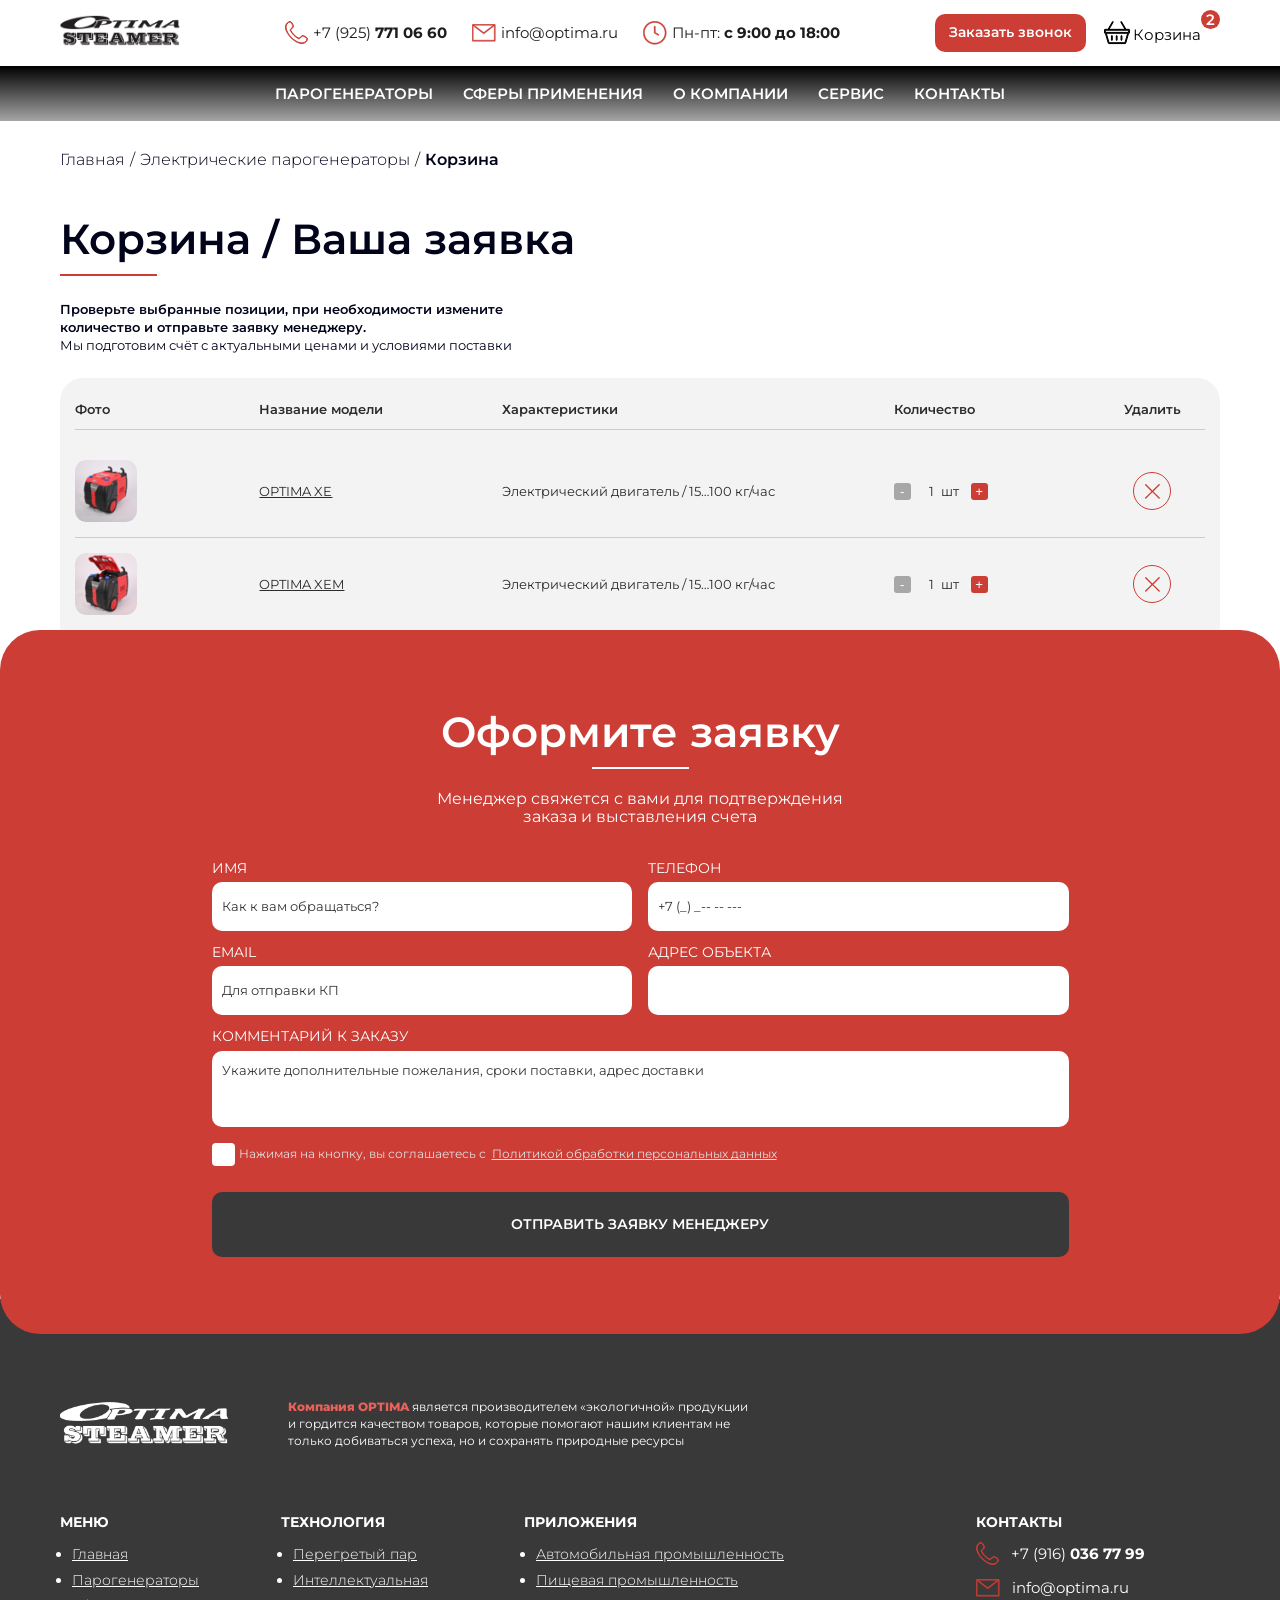
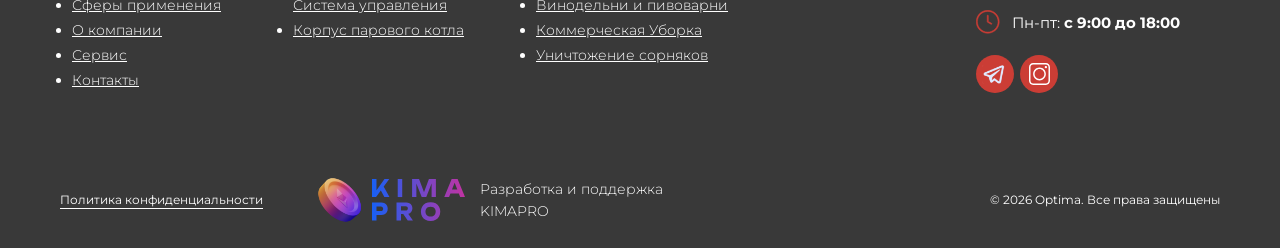
<file: basket.html>
<!DOCTYPE html>
<html lang="ru">
<head>
	<meta charset="UTF-8">
	<meta name="viewport" content="width=device-width, initial-scale=1, maximum-scale=1, user-scalable=no">
	<link rel="preconnect" href="https://fonts.googleapis.com">
	<link rel="preconnect" href="https://fonts.gstatic.com" crossorigin>
	<link href="https://fonts.googleapis.com/css2?family=Inter+Tight:ital,wght@0,100..900;1,100..900&family=Manrope:wght@200..800&family=Montserrat:ital,wght@0,100..900;1,100..900&display=swap" rel="stylesheet">

	<link rel="stylesheet" href="css/styles.css">
	<link rel="stylesheet" href="css/media.css">
	<link rel="stylesheet" type="text/css" href="css/slick-theme.css"/>
    <link rel="stylesheet" type="text/css" href="css/slick.css"/>
    <link rel="stylesheet" href="https://cdn.jsdelivr.net/npm/@fancyapps/ui/dist/fancybox.css" />

	<title>OPTIMA / КОРЗИНА</title>
</head>
<body>
	<div class="wrapper ">
		<header class="header">
			<div class="full_container">
				
					<div class="header_content">
						<div class="header_content_uppart">
							<div class="main__container">
								<div class="header_content_uppart_container">
									<a class="header_content_uppart_logo" href="index.html">
										<img src="img/header_content_logo.svg" alt="">
									</a>
									<div class="header_content_uppart_contacts">
										<a class="header_content_uppart_phone" href="tel:+79257710660">
											<img src="img/header_content_phone.svg" alt="">
											<p>+7 (925)<strong> 771 06 60</strong></p>
										</a>
										<a class="header_content_uppart_mail" href="mailto:info@optima.ru">
											<img src="img/header_content_mail.svg" alt="">
											<p>info@optima.ru</p>
										</a>
										<div class="header_content_uppart_clock">
											<img src="img/header_content_clock.svg" alt="">
											<p>Пн-пт:<strong> с 9:00 до 18:00</strong></p>
										</div>
									</div>
								
									<div class="header_content_uppart_rightpart">
										<a class="header_content_uppart_order order_btn">
											Заказать звонок
										</a>
										<div class="header_content_uppart_rightpart_basket">
											<a href="basket.html">
												<img src="img/header_content_basket.svg" alt="">
												<p>Корзина</p>
												<div class="header_content_uppart_rightpart_basket_count">
													1
												</div>
											</a>
										</div>
										<button class="header_content_burger" id="hamb"> 
											<span></span>
										    <span></span>
										    <span></span>
										</button>
									</div>
								</div>
							</div>
						</div>

						<div class="header_content_downpart">
							<div class="main__container">
								<nav class="header_content_downpart_nav">
									<ul class="header_content_downpart_nav_list">
										<li class="header_content_downpart_nav_list_item">
											<a class="upper" href="dizelnye_parogeneratory.html">
												Парогенераторы
											</a>
											<div class="dropdown">
												<div class="dropdown_container">
													<div class="dropdown-column">
											          	<a href="dizelnye_parogeneratory.html">
											          		Дизельные парогенераторы
											          	</a>
											 			<a href="electricheskie_parogeneratory.html">
											 				Электрические парогенераторы
											          	</a>
										       		</div>
												</div>
								    		</div>
										</li>
										<li class="header_content_downpart_nav_list_item">
											<a class="upper" href="spheres.html">
												Сферы применения
											</a>
										</li>
										<li class="header_content_downpart_nav_list_item">
											<a class="upper" href="about.html">
												О компании
											</a>
										</li>
										<li class="header_content_downpart_nav_list_item">
											<a class="upper" href="service.html">
												Сервис
											</a>
										</li>
										<li class="header_content_downpart_nav_list_item">
											<a class="upper" href="contacts.html">
												Контакты
											</a>
										</li>
									</ul>
								</nav>
							</div>
						</div>
					</div>
				</div>
		</header>

		<div class="popup" id="popup">
			<div class="batmenu" id="batmenu">
				<div class="main__container main__container-popup">
					<div class="close_popup" id="close_popup">
			    	</div>  
			    	<div class="burger_content">
			    		<div class="burger_content_container">
			    			<div class="burger_content_list">
				    			<nav>
					    			<ul class="burger_content_list_items">
					    				<li class="burger_content_list_item">
					    					<a href="dizelnye_parogeneratory.html">
					    						Парогенераторы
					    					</a>
					    					<div class="burger_content_list_item_catalog">
					    						<a href="dizelnye_parogeneratory.html">
					    							Дизельные парогенераторы
					    						</a>
					    						<a href="electricheskie_parogeneratory.html">
					    							Электрические парогенераторы
					    						</a>
					    					</div>
					    				</li>
					    				<li class="burger_content_list_item">
					    					<a href="spheres.html">
					    						Сферы применения
					    					</a>
					    				</li>
					    				<li class="burger_content_list_item">
					    					<a href="about.html">
					    						О компании
					    					</a>
					    				</li>
					    				<li class="burger_content_list_item">
					    					<a href="service.html">
					    						Сервис
					    					</a>
					    				</li>
					    				<li class="burger_content_list_item">
					    					<a href="contacts.html">
					    						Контакты
					    					</a>
					    				</li>
					    			</ul>
				    			</nav>
			    			</div>
				    		<div class="burger_content_buttons">
				    			<a class="header_content_uppart_phone" href="tel:+79257710660">
									<img src="img/header_content_phone.svg" alt="">
									<p>+7 (925)<strong> 771 06 60</strong></p>
								</a>
								<a class="header_content_uppart_mail" href="mailto:info@optima.ru">
									<img src="img/header_content_mail.svg" alt="">
									<p>info@optima.ru</p>
								</a>
								<a class="header_content_uppart_order order_btn">
									Заказать звонок
								</a>
				    		</div>
			    		</div>
			    	</div>    
				</div>
			</div>
		</div>

		<div class="breadcrumbs">
			<div class="full_container">
				<div class="main__container">
					<div class="breadcrumbs_links">
						<a href="index.html">
							Главная
						</a>
						<p>/</p>
						<a href="electricheskie_parogeneratory.html">
							Электрические парогенераторы
						</a>
						<p>/</p>
						<a href="basket.html">
							Корзина
						</a>
					</div>
				</div>
			</div>
		</div>

		<section class="firstsec_basketpage">
			<div class="full_container">
				<div class="main__container">
					<div class="firstsec_basketpage_content">
						<div class="firstsec_basketpage_content_header">
							<h1>Корзина / Ваша заявка</h1>
							<div class="firstsec_basketpage_content_header_line">
									
							</div>
							<p><b>Проверьте выбранные позиции, при необходимости измените количество и отправьте заявку менеджеру. </b><br>Мы подготовим счёт с актуальными ценами и условиями поставки</p>
						</div>
						<div class="firstsec_basketpage_content_table">
							<div class="firstsec_basketpage_content_table_header">
								<h3>Фото</h3>
								<h3>Название модели</h3>
								<h3>Характеристики</h3>
								<h3>Количество</h3>
								<h3>Удалить</h3>
							</div>
							<div class="firstsec_basketpage_content_table_list">
								<div class="firstsec_basketpage_content_table_empty">
									<h3>Корзина пуста</h3>
									<p>Вы еще не добавили ни одного товара. </p>
									<p>Перейдите в каталог, чтобы выбрать оборудование</p>
									<a class="firstsec_basketpage_content_table_empty_link" href="dizelnye_parogeneratory.html">
										<p>Перейти в полный каталог</p>
										<img src="img/firstsec_mainpage_arrow.svg" alt="">
									</a>
								</div>
								<div class="firstsec_basketpage_content_table_item">
									<img src="img/firstsec_basketpage_content_table_item_1.svg" alt="">
									<a class="upper" href="catalog_item_optima_xe.html">
										OPTIMA XE
									</a>
									<p>Электрический двигатель / 15…100 кг/час</p>
									<div class="firstsec_basketpage_content_table_item_counter">
										<div class="basketsec_input">
											<button class="basketsec__item-minus" type="button">
												-
											</button>
											<div class="basketsec_input_count">
												<input class="basketsec__item-input" id="imp_num" type="number" value="1" min="1" onkeyup="this.value = this.value.replace(/[^\d]/g,'');">
												<p>шт</p>
											</div>
											
											<button class="basketsec__item-plus" type="button">
												+
											</button>
										</div>
									</div>
									<button class="firstsec_basketpage_content_table_item_delete">
										<img src="img/delete.svg" alt="">
									</button>
								</div>
								<div class="firstsec_basketpage_content_table_item">
									<img src="img/firstsec_basketpage_content_table_item_2.svg" alt="">
									<a class="upper" href="catalog_item_optima_xem.html">
										OPTIMA XEm
									</a>
									<p>Электрический двигатель / 15…100 кг/час</p>
									<div class="firstsec_basketpage_content_table_item_counter">
										<div class="basketsec_input">
											<button class="basketsec__item-minus" type="button">
												-
											</button>
											<div class="basketsec_input_count">
												<input class="basketsec__item-input" id="imp_num" type="number" value="1" min="1" onkeyup="this.value = this.value.replace(/[^\d]/g,'');">
												<p>шт</p>
											</div>
											
											<button class="basketsec__item-plus" type="button">
												+
											</button>
										</div>
									</div>
									<button class="firstsec_basketpage_content_table_item_delete">
										<img src="img/delete.svg" alt="">
									</button>
								</div>
							</div>
						</div>
					</div>
				</div>
			</div>
		</section>



		<section class="formsec_mainpage formsec_basketpage">
			<div class="full_container">
				<div class="main__container">
					<div class="formsec_mainpage_content">
						<div class="formsec_mainpage_content_header">
							<h2>Оформите заявку</h2>
							<div class="formsec_mainpage_content_header_line">
								
							</div>
							<p>Менеджер свяжется с вами для подтверждения заказа и выставления счета</p>
						</div>
						<div class="formsec_mainpage_content_form_container">
							<form class="formsec_mainpage_content_form formsec_basketpage_content_form" action="#">
								<div class="formsec_mainpage_content_form_item">
									<p class="upper">Имя</p>
									<input type="text" name="" id="" placeholder="Как к вам обращаться?" required="required">
								</div>
								<div class="formsec_mainpage_content_form_item">
									<p class="upper">Телефон</p>
									<input type="tel" name="" id="" placeholder="+7 (_) _-- -- ---" data-tel-input required="required">
								</div>
								<div class="formsec_mainpage_content_form_item">
									<p class="upper">Email</p>
									<input type="email" name="" id="" placeholder="Для отправки КП" required="required">
								</div>
								<div class="formsec_mainpage_content_form_item">
									<p class="upper">Адрес объекта</p>
									<input type="text" name="" id="" required="required">
								</div>
								<div class="formsec_mainpage_content_form_item">
									<p class="upper">Комментарий к заказу</p>
									<textarea name="" id="" placeholder="Укажите дополнительные пожелания, сроки поставки, адрес доставки"></textarea>
								</div>
								<label class="custom_checkbox">
								  	<input type="checkbox" required>
								  	<span class="checkmark"></span>
								  		<div class="checkbox_title">
											<p>Нажимая на кнопку, вы соглашаетесь с </p>
											<a href="policy.html"> Политикой обработки персональных данных</a>
										</div>
								</label>
								<button type="submit" class="formsec_mainpage_content_form_btn upper">
									Отправить заявку менеджеру
								</button>
							</form>
						</div>
					</div>
				</div>
			</div>
		</section>



		<footer>
			<div class="full_container">
				<div class="main__container">
					<div class="footer_content">
						<div class="footer_content_header">
							<a href="index.html">
								<img src="img/footer_content_logo.svg" alt="">
							</a>
							<p><b>Компания OPTIMA </b>является производителем «экологичной» продукции и гордится качеством товаров, которые помогают нашим клиентам не только добиваться успеха, но и сохранять природные ресурсы</p>
						</div>
						<div class="footer_content_title">
							<div class="footer_content_title_container">
								<div class="footer_content_title_item">
									<h3 class="upper">Меню</h3>
									<ul>
										<li>
											<a href="index.html">
												Главная
											</a>
										</li>
										<li>
											<a href="dizelnye_parogeneratory.html">
												Парогенераторы
											</a>
										</li>
										<li>
											<a href="spheres.html">
												Сферы применения
											</a>
										</li>
										<li>
											<a href="about.html">
												О компании
											</a>
										</li>
										<li>
											<a href="service.html">
												Сервис
											</a>
										</li>
										<li>
											<a href="contacts.html">
												Контакты
											</a>
										</li>
									</ul>
								</div>
								<div class="footer_content_title_item">
									<h3 class="upper">ТЕХНОЛОГИЯ</h3>
									<ul>
										<li>
											<a href="#">
												Перегретый пар
											</a>
										</li>
										<li>
											<a href="#">
												Интеллектуальная <br>Система управления
											</a>
										</li>
										<li>
											<a href="#">
												Корпус парового котла
											</a>
										</li>
									</ul>
								</div>
								<div class="footer_content_title_item">
									<h3 class="upper">Приложения</h3>
									<ul>
										<li>
											<a href="spheres.html">
												Автомобильная промышленность
											</a>
										</li>
										<li>
											<a href="spheres.html">
												Пищевая промышленность
											</a>
										</li>
										<li>
											<a href="spheres.html">
												Винодельни и пивоварни
											</a>
										</li>
										<li>
											<a href="spheres.html">
												Коммерческая Уборка
											</a>
										</li>
										<li>
											<a href="spheres.html">
												Уничтожение сорняков
											</a>
										</li>
									</ul>
								</div>
							</div>
							
							<div class="footer_content_title_contacts">
								<h3 class="upper">Контакты</h3>
								<a href="tel:+79160367799">
									<img src="img/header_content_phone.svg" alt="">
									<p>+7 (916) <strong>036 77 99</strong></p>
								</a>
								<a href="mailto:info@optima.ru">
									<img src="img/header_content_mail.svg" alt="">
									<p>info@optima.ru</p>
								</a>
								<div class="footer_content_title_contacts_clock">
									<img src="img/header_content_clock.svg" alt="">
									<p>Пн-пт: <b>с 9:00 до 18:00</b></p>
								</div>
								<div class="footer_content_title_contacts_messengers">
									<a href="#" class="footer_content_title_contacts_messengers_item">
										<img src="img/footer_tg.svg" alt="">
									</a>
									<a href="#" class="footer_content_title_contacts_messengers_item">
										<img src="img/footer_ins.svg" alt="">
									</a>
								</div>
							</div>
						</div>
						<div class="footer_content_policy">
							<div class="footer_content_policy_leftpart">
								<a href="policy.html">
									Политика конфиденциальности 
								</a>
								<a class="footer_content_policy_leftpart_kima" href="https://kimapro.ru/">
									<img src="img/kima.svg" alt="">
									<p>Разработка и поддержка <br>KIMAPRO</p>
								</a>
							</div>
							
							<p>© 2026 Optima. Все права защищены</p>
						</div>
					</div>
				</div>
			</div>
		</footer>
	</div>

	<div class="modal-overlay" id="modalOverlay">
			<div class="modal_order" id="modal_order">
				<button class="close_btn_modal" id="closeBtn_modal" aria-label="Закрыть">
					<svg width="40" height="39" viewBox="0 0 40 39" fill="none" xmlns="http://www.w3.org/2000/svg">
						<line x1="1.06058" y1="0.353554" x2="39.0606" y2="38.3536" stroke="#252525"/>
						<line y1="-0.5" x2="53.7401" y2="-0.5" transform="matrix(-0.707107 0.707107 0.707107 0.707107 38.707 0.707108)" stroke="#252525"/>
					</svg>
				</button>
				<div class="modal_content">
					<div class="modal_content_container">
						<div class="modal_content_container_header">
							<h2>Заказать звонок</h2>
							<div class="modal_content_container_header_line">
								
							</div>
							<p>Менеджер перезвонит в течение 15 минут в рабочее время</p>
						</div>
						<form action="#" class="modal_order_form">
							<div class="modal_order_form_item">
								<p class="upper">Телефон</p>
								<input type="tel" name="" id="" placeholder="+7 (_) _-- -- ---" data-tel-input required="required">
							</div>
							<label class="custom_checkbox custom_checkbox_modal">
								<input type="checkbox" required>
								<span class="checkmark"></span>
								<div class="checkbox_title">
									<p>Нажимая на кнопку, вы соглашаетесь с </p>
									<a href="policy.html"> Политикой обработки персональных данных</a>
								</div>
							</label>
							<button type="submit" class="modal_order_form_btn">
								<p>Отправить заявку</p>
								<img src="img/firstsec_mainpage_arrow.svg" alt="">
							</button>
						</form>
					</div>
				</div>
			</div>
		</div>


		<script src="js/jquery-3.6.2.min.js"></script>
	 	<script src="js/slick.js"></script>
		<script src="js/slick.min.js"></script>
		<script src="https://api-maps.yandex.ru/2.1/?lang=ru_RU" type="text/javascript"></script>
		<script src="js/main.js"></script>

	</div>
</body>
</html>
</file>
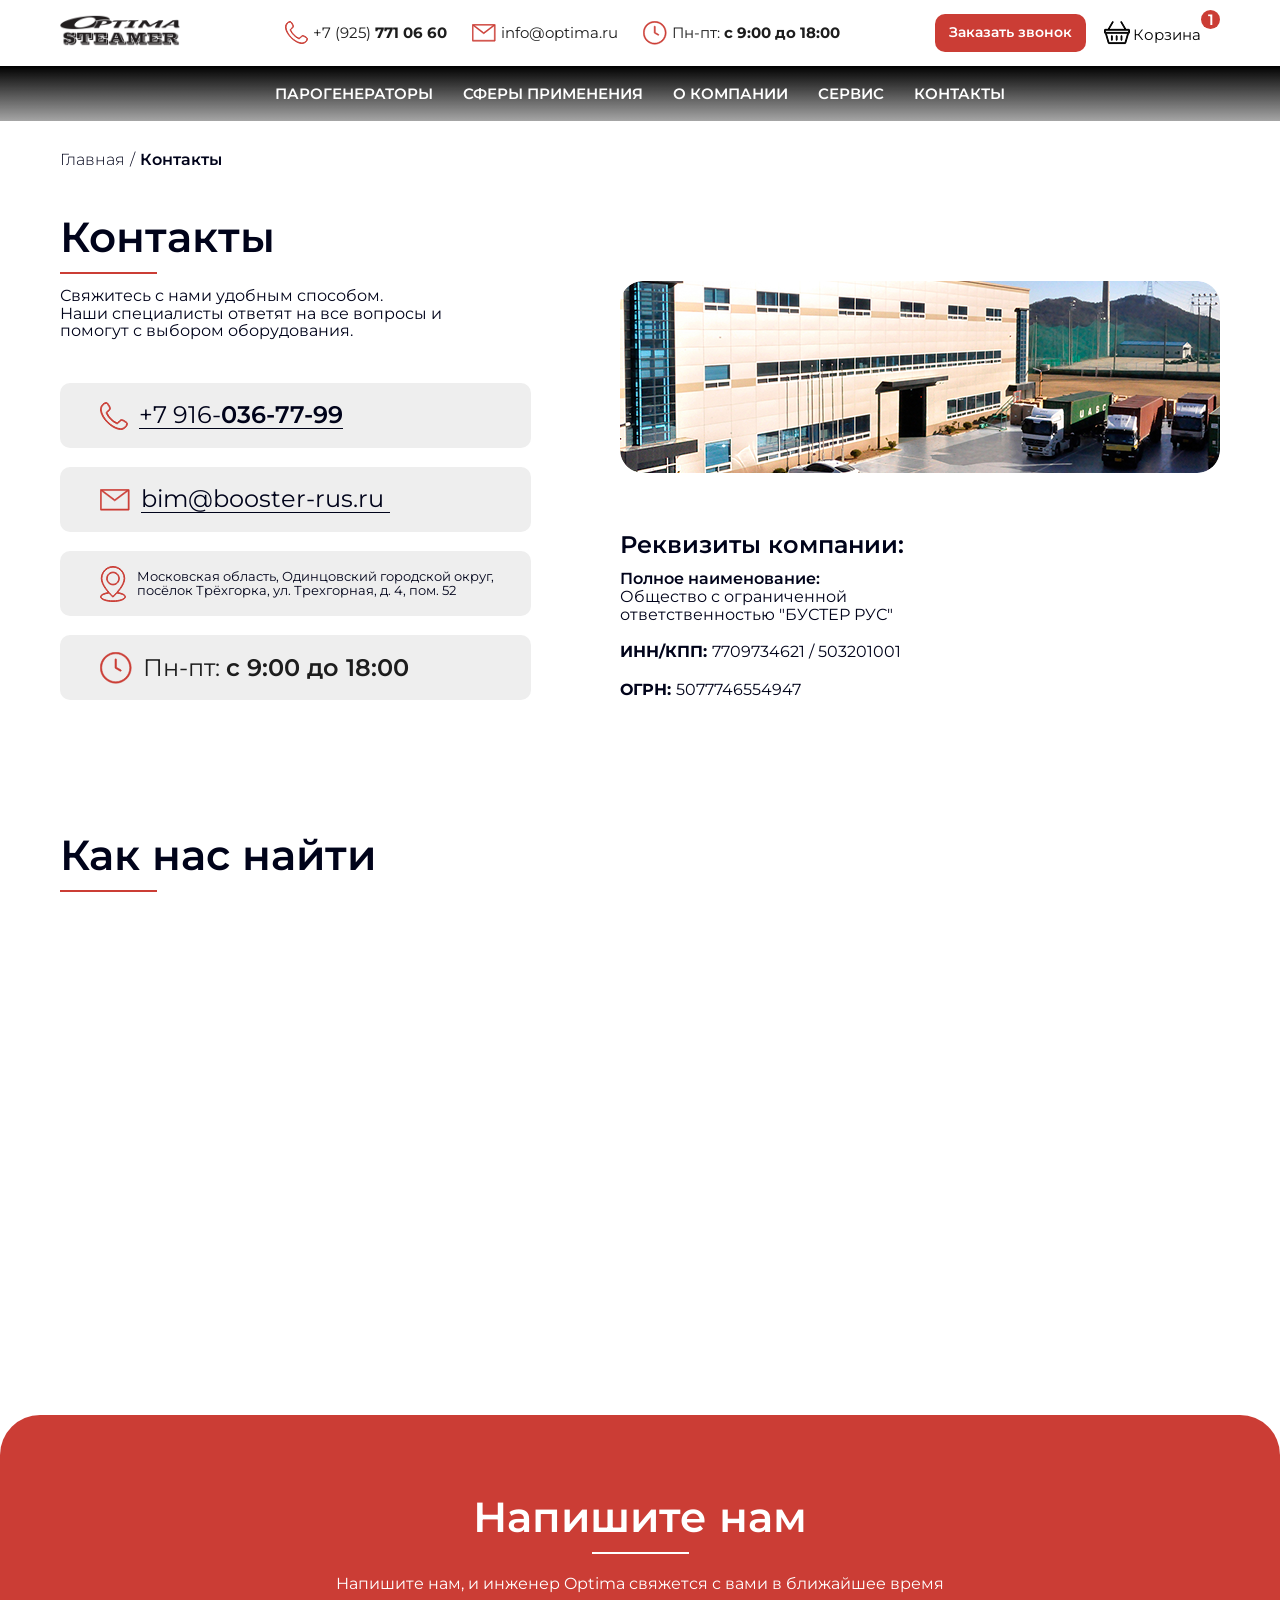
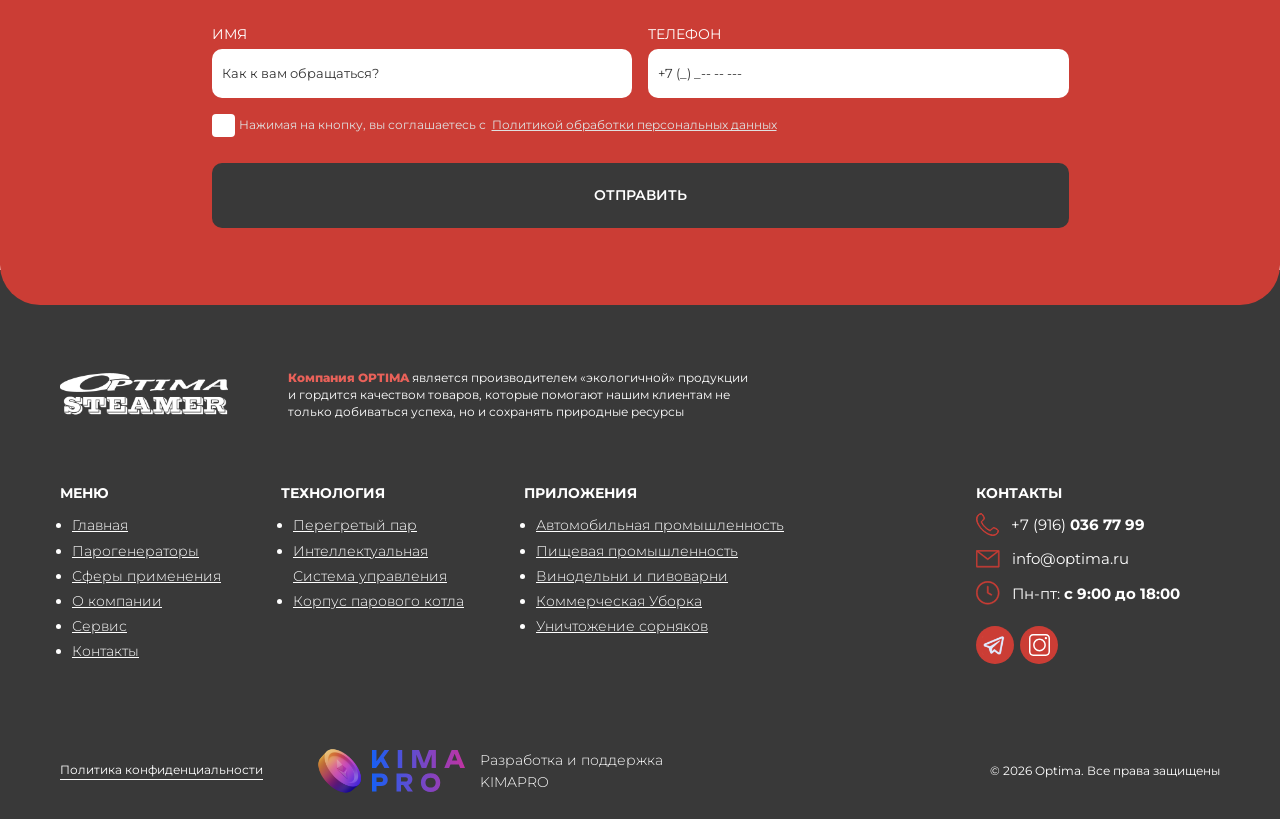
<file: contacts.html>
<!DOCTYPE html>
<html lang="ru">
<head>
	<meta charset="UTF-8">
	<meta name="viewport" content="width=device-width, initial-scale=1, maximum-scale=1, user-scalable=no">
	<link rel="preconnect" href="https://fonts.googleapis.com">
	<link rel="preconnect" href="https://fonts.gstatic.com" crossorigin>
	<link href="https://fonts.googleapis.com/css2?family=Inter+Tight:ital,wght@0,100..900;1,100..900&family=Manrope:wght@200..800&family=Montserrat:ital,wght@0,100..900;1,100..900&display=swap" rel="stylesheet">

	<link rel="stylesheet" href="css/styles.css">
	<link rel="stylesheet" href="css/media.css">
	<link rel="stylesheet" type="text/css" href="css/slick-theme.css"/>
    <link rel="stylesheet" type="text/css" href="css/slick.css"/>
    <link rel="stylesheet" href="https://cdn.jsdelivr.net/npm/@fancyapps/ui/dist/fancybox.css" />

	<title>OPTIMA / КОНТАКТЫ</title>
</head>
<body>
	<div class="wrapper ">
		<header class="header">
			<div class="full_container">
				
					<div class="header_content">
						<div class="header_content_uppart">
							<div class="main__container">
								<div class="header_content_uppart_container">
									<a class="header_content_uppart_logo" href="index.html">
										<img src="img/header_content_logo.svg" alt="">
									</a>
									<div class="header_content_uppart_contacts">
										<a class="header_content_uppart_phone" href="tel:+79257710660">
											<img src="img/header_content_phone.svg" alt="">
											<p>+7 (925)<strong> 771 06 60</strong></p>
										</a>
										<a class="header_content_uppart_mail" href="mailto:info@optima.ru">
											<img src="img/header_content_mail.svg" alt="">
											<p>info@optima.ru</p>
										</a>
										<div class="header_content_uppart_clock">
											<img src="img/header_content_clock.svg" alt="">
											<p>Пн-пт:<strong> с 9:00 до 18:00</strong></p>
										</div>
									</div>
								
									<div class="header_content_uppart_rightpart">
										<a class="header_content_uppart_order order_btn">
											Заказать звонок
										</a>
										<div class="header_content_uppart_rightpart_basket">
											<a href="basket.html">
												<img src="img/header_content_basket.svg" alt="">
												<p>Корзина</p>
												<div class="header_content_uppart_rightpart_basket_count">
													1
												</div>
											</a>
										</div>
										<button class="header_content_burger" id="hamb"> 
											<span></span>
										    <span></span>
										    <span></span>
										</button>
									</div>
								</div>
							</div>
						</div>

						<div class="header_content_downpart">
							<div class="main__container">
								<nav class="header_content_downpart_nav">
									<ul class="header_content_downpart_nav_list">
										<li class="header_content_downpart_nav_list_item">
											<a class="upper" href="dizelnye_parogeneratory.html">
												Парогенераторы
											</a>
											<div class="dropdown">
												<div class="dropdown_container">
													<div class="dropdown-column">
											          	<a href="dizelnye_parogeneratory.html">
											          		Дизельные парогенераторы
											          	</a>
											 			<a href="electricheskie_parogeneratory.html">
											 				Электрические парогенераторы
											          	</a>
										       		</div>
												</div>
								    		</div>
										</li>
										<li class="header_content_downpart_nav_list_item">
											<a class="upper" href="spheres.html">
												Сферы применения
											</a>
										</li>
										<li class="header_content_downpart_nav_list_item">
											<a class="upper" href="about.html">
												О компании
											</a>
										</li>
										<li class="header_content_downpart_nav_list_item">
											<a class="upper" href="service.html">
												Сервис
											</a>
										</li>
										<li class="header_content_downpart_nav_list_item">
											<a class="upper" href="contacts.html">
												Контакты
											</a>
										</li>
									</ul>
								</nav>
							</div>
						</div>
					</div>
				</div>
		</header>
		<div class="popup" id="popup">
			<div class="batmenu" id="batmenu">
				<div class="main__container main__container-popup">
					<div class="close_popup" id="close_popup">
			    	</div>  
			    	<div class="burger_content">
			    		<div class="burger_content_container">
			    			<div class="burger_content_list">
				    			<nav>
					    			<ul class="burger_content_list_items">
					    				<li class="burger_content_list_item">
					    					<a href="dizelnye_parogeneratory.html">
					    						Парогенераторы
					    					</a>
					    					<div class="burger_content_list_item_catalog">
					    						<a href="dizelnye_parogeneratory.html">
					    							Дизельные парогенераторы
					    						</a>
					    						<a href="electricheskie_parogeneratory.html">
					    							Электрические парогенераторы
					    						</a>
					    					</div>
					    				</li>
					    				<li class="burger_content_list_item">
					    					<a href="spheres.html">
					    						Сферы применения
					    					</a>
					    				</li>
					    				<li class="burger_content_list_item">
					    					<a href="about.html">
					    						О компании
					    					</a>
					    				</li>
					    				<li class="burger_content_list_item">
					    					<a href="service.html">
					    						Сервис
					    					</a>
					    				</li>
					    				<li class="burger_content_list_item">
					    					<a href="contacts.html">
					    						Контакты
					    					</a>
					    				</li>
					    			</ul>
				    			</nav>
			    			</div>
				    		<div class="burger_content_buttons">
				    			<a class="header_content_uppart_phone" href="tel:+79257710660">
									<img src="img/header_content_phone.svg" alt="">
									<p>+7 (925)<strong> 771 06 60</strong></p>
								</a>
								<a class="header_content_uppart_mail" href="mailto:info@optima.ru">
									<img src="img/header_content_mail.svg" alt="">
									<p>info@optima.ru</p>
								</a>
								<a class="header_content_uppart_order order_btn">
									Заказать звонок
								</a>
				    		</div>
			    		</div>
			    	</div>    
				</div>
			</div>
		</div>

		<div class="breadcrumbs">
			<div class="full_container">
				<div class="main__container">
					<div class="breadcrumbs_links">
						<a href="index.html">
							Главная
						</a>
						<p>/</p>
						<a href="contacts.html">
							Контакты
						</a>
					</div>
				</div>
			</div>
		</div>

		<section class="firstsec_contactspage">
			<div class="full_container">
				<div class="main__container">
					<div class="firstsec_contactspage_content">
						<div class="firstsec_contactspage_content_leftpart">
							<div class="firstsec_contactspage_content_header">
								<h2>Контакты</h2>
								<div class="firstsec_contactspage_content_header_line">
									
								</div>
								<p>Свяжитесь с нами удобным способом. <br>Наши специалисты ответят на все вопросы и помогут с выбором оборудования.</p>
							</div>
							<div class="firstsec_contactspage_content_leftpart_list">
								<div class="firstsec_contactspage_content_leftpart_list_item">
									<img src="img/firstsec_contactspage_content_leftpart_list_item_1.svg" alt="">
									<a href="tel:+79160367799">
										<p>+7 916-<strong>036-77-99</strong></p>
									</a>
								</div>
								<div class="firstsec_contactspage_content_leftpart_list_item">
									<img src="img/firstsec_contactspage_content_leftpart_list_item_2.svg" alt="">
									<a href="mailto:bim@booster-rus.ru">
										bim@booster-rus.ru 
									</a>
								</div>
								<div class="firstsec_contactspage_content_leftpart_list_item">
									<img src="img/firstsec_contactspage_content_leftpart_list_item_3.svg" alt="">
									<p>Московская область, Одинцовский городской округ, посёлок Трёхгорка, ул. Трехгорная, д. 4, пом. 52</p>
								</div>
								<div class="firstsec_contactspage_content_leftpart_list_item">
									<img src="img/firstsec_contactspage_content_leftpart_list_item_4.svg" alt="">
									<p>Пн-пт: <b>с 9:00 до 18:00</b></p>
								</div>
							</div>
						</div>
						<div class="firstsec_contactspage_content_rightpart">
							<img src="img/firstsec_contactspage_image.png" alt="">
							<div class="firstsec_contactspage_content_rightpart_info">
								<h3>Реквизиты компании: </h3>
								<h4>Полное наименование: </h4>
								<p>Общество с ограниченной ответственностью "БУСТЕР РУС"</p>
								<p><b>ИНН/КПП: </b>7709734621 / 503201001</p>
								<p><b>ОГРН: </b> 5077746554947</p>
							</div>
						</div>
					</div>
				</div>
			</div>
		</section>

		<section class="mapsec_contactspage">
			<div class="full_container">
				<div class="main__container">
					<div class="mapsec_contactspage_content">
						<div class="mapsec_contactspage_content_header">
							<h2>Как нас найти</h2>
							<div class="mapsec_contactspage_content_header_line">
								
							</div>
						</div>
					</div>
				</div>
			</div>
			<div class="mapsec_contactspage_map" id="map">
				
			</div>
		</section>

		<section class="formsec_mainpage">
			<div class="full_container">
				<div class="main__container">
					<div class="formsec_mainpage_content">
						<div class="formsec_mainpage_content_header">
							<h2>Напишите нам</h2>
							<div class="formsec_mainpage_content_header_line">
								
							</div>
							<p>Напишите нам, и инженер Optima свяжется с вами в ближайшее время</p>
						</div>
						<div class="formsec_mainpage_content_form_container">
							<form class="formsec_mainpage_content_form" action="#">
								<div class="formsec_mainpage_content_form_item">
									<p class="upper">Имя</p>
									<input type="text" name="" id="" placeholder="Как к вам обращаться?" required="required">
								</div>
								<div class="formsec_mainpage_content_form_item">
									<p class="upper">Телефон</p>
									<input type="tel" name="" id="" placeholder="+7 (_) _-- -- ---" data-tel-input required="required">
								</div>
								<label class="custom_checkbox">
								  	<input type="checkbox" required>
								  	<span class="checkmark"></span>
								  		<div class="checkbox_title">
											<p>Нажимая на кнопку, вы соглашаетесь с </p>
											<a href="policy.html"> Политикой обработки персональных данных</a>
										</div>
								</label>
								<button type="submit" class="formsec_mainpage_content_form_btn upper">
									отправить
								</button>
							</form>
						</div>
					</div>
				</div>
			</div>
		</section>



		<footer>
			<div class="full_container">
				<div class="main__container">
					<div class="footer_content">
						<div class="footer_content_header">
							<a href="index.html">
								<img src="img/footer_content_logo.svg" alt="">
							</a>
							<p><b>Компания OPTIMA </b>является производителем «экологичной» продукции и гордится качеством товаров, которые помогают нашим клиентам не только добиваться успеха, но и сохранять природные ресурсы</p>
						</div>
						<div class="footer_content_title">
							<div class="footer_content_title_container">
								<div class="footer_content_title_item">
									<h3 class="upper">Меню</h3>
									<ul>
										<li>
											<a href="index.html">
												Главная
											</a>
										</li>
										<li>
											<a href="dizelnye_parogeneratory.html">
												Парогенераторы
											</a>
										</li>
										<li>
											<a href="spheres.html">
												Сферы применения
											</a>
										</li>
										<li>
											<a href="about.html">
												О компании
											</a>
										</li>
										<li>
											<a href="service.html">
												Сервис
											</a>
										</li>
										<li>
											<a href="contacts.html">
												Контакты
											</a>
										</li>
									</ul>
								</div>
								<div class="footer_content_title_item">
									<h3 class="upper">ТЕХНОЛОГИЯ</h3>
									<ul>
										<li>
											<a href="#">
												Перегретый пар
											</a>
										</li>
										<li>
											<a href="#">
												Интеллектуальная <br>Система управления
											</a>
										</li>
										<li>
											<a href="#">
												Корпус парового котла
											</a>
										</li>
									</ul>
								</div>
								<div class="footer_content_title_item">
									<h3 class="upper">Приложения</h3>
									<ul>
										<li>
											<a href="spheres.html">
												Автомобильная промышленность
											</a>
										</li>
										<li>
											<a href="spheres.html">
												Пищевая промышленность
											</a>
										</li>
										<li>
											<a href="spheres.html">
												Винодельни и пивоварни
											</a>
										</li>
										<li>
											<a href="spheres.html">
												Коммерческая Уборка
											</a>
										</li>
										<li>
											<a href="spheres.html">
												Уничтожение сорняков
											</a>
										</li>
									</ul>
								</div>
							</div>
							
							<div class="footer_content_title_contacts">
								<h3 class="upper">Контакты</h3>
								<a href="tel:+79160367799">
									<img src="img/header_content_phone.svg" alt="">
									<p>+7 (916) <strong>036 77 99</strong></p>
								</a>
								<a href="mailto:info@optima.ru">
									<img src="img/header_content_mail.svg" alt="">
									<p>info@optima.ru</p>
								</a>
								<div class="footer_content_title_contacts_clock">
									<img src="img/header_content_clock.svg" alt="">
									<p>Пн-пт: <b>с 9:00 до 18:00</b></p>
								</div>
								<div class="footer_content_title_contacts_messengers">
									<a href="#" class="footer_content_title_contacts_messengers_item">
										<img src="img/footer_tg.svg" alt="">
									</a>
									<a href="#" class="footer_content_title_contacts_messengers_item">
										<img src="img/footer_ins.svg" alt="">
									</a>
								</div>
							</div>
						</div>
						<div class="footer_content_policy">
							<div class="footer_content_policy_leftpart">
								<a href="policy.html">
									Политика конфиденциальности 
								</a>
								<a class="footer_content_policy_leftpart_kima" href="https://kimapro.ru/">
									<img src="img/kima.svg" alt="">
									<p>Разработка и поддержка <br>KIMAPRO</p>
								</a>
							</div>
							
							<p>© 2026 Optima. Все права защищены</p>
						</div>
					</div>
				</div>
			</div>
		</footer>
	</div>

	<div class="modal-overlay" id="modalOverlay">
			<div class="modal_order" id="modal_order">
				<button class="close_btn_modal" id="closeBtn_modal" aria-label="Закрыть">
					<svg width="40" height="39" viewBox="0 0 40 39" fill="none" xmlns="http://www.w3.org/2000/svg">
						<line x1="1.06058" y1="0.353554" x2="39.0606" y2="38.3536" stroke="#252525"/>
						<line y1="-0.5" x2="53.7401" y2="-0.5" transform="matrix(-0.707107 0.707107 0.707107 0.707107 38.707 0.707108)" stroke="#252525"/>
					</svg>
				</button>
				<div class="modal_content">
					<div class="modal_content_container">
						<div class="modal_content_container_header">
							<h2>Заказать звонок</h2>
							<div class="modal_content_container_header_line">
								
							</div>
							<p>Менеджер перезвонит в течение 15 минут в рабочее время</p>
						</div>
						<form action="#" class="modal_order_form">
							<div class="modal_order_form_item">
								<p class="upper">Телефон</p>
								<input type="tel" name="" id="" placeholder="+7 (_) _-- -- ---" data-tel-input required="required">
							</div>
							<label class="custom_checkbox custom_checkbox_modal">
								<input type="checkbox" required>
								<span class="checkmark"></span>
								<div class="checkbox_title">
									<p>Нажимая на кнопку, вы соглашаетесь с </p>
									<a href="policy.html"> Политикой обработки персональных данных</a>
								</div>
							</label>
							<button type="submit" class="modal_order_form_btn">
								<p>Отправить заявку</p>
								<img src="img/firstsec_mainpage_arrow.svg" alt="">
							</button>
						</form>
					</div>
				</div>
			</div>
		</div>


		<script src="js/jquery-3.6.2.min.js"></script>
	 	<script src="js/slick.js"></script>
		<script src="js/slick.min.js"></script>
		<script src="https://api-maps.yandex.ru/2.1/?lang=ru_RU" type="text/javascript"></script>
		<script src="js/main.js"></script>

	</div>
</body>
</html>
</file>
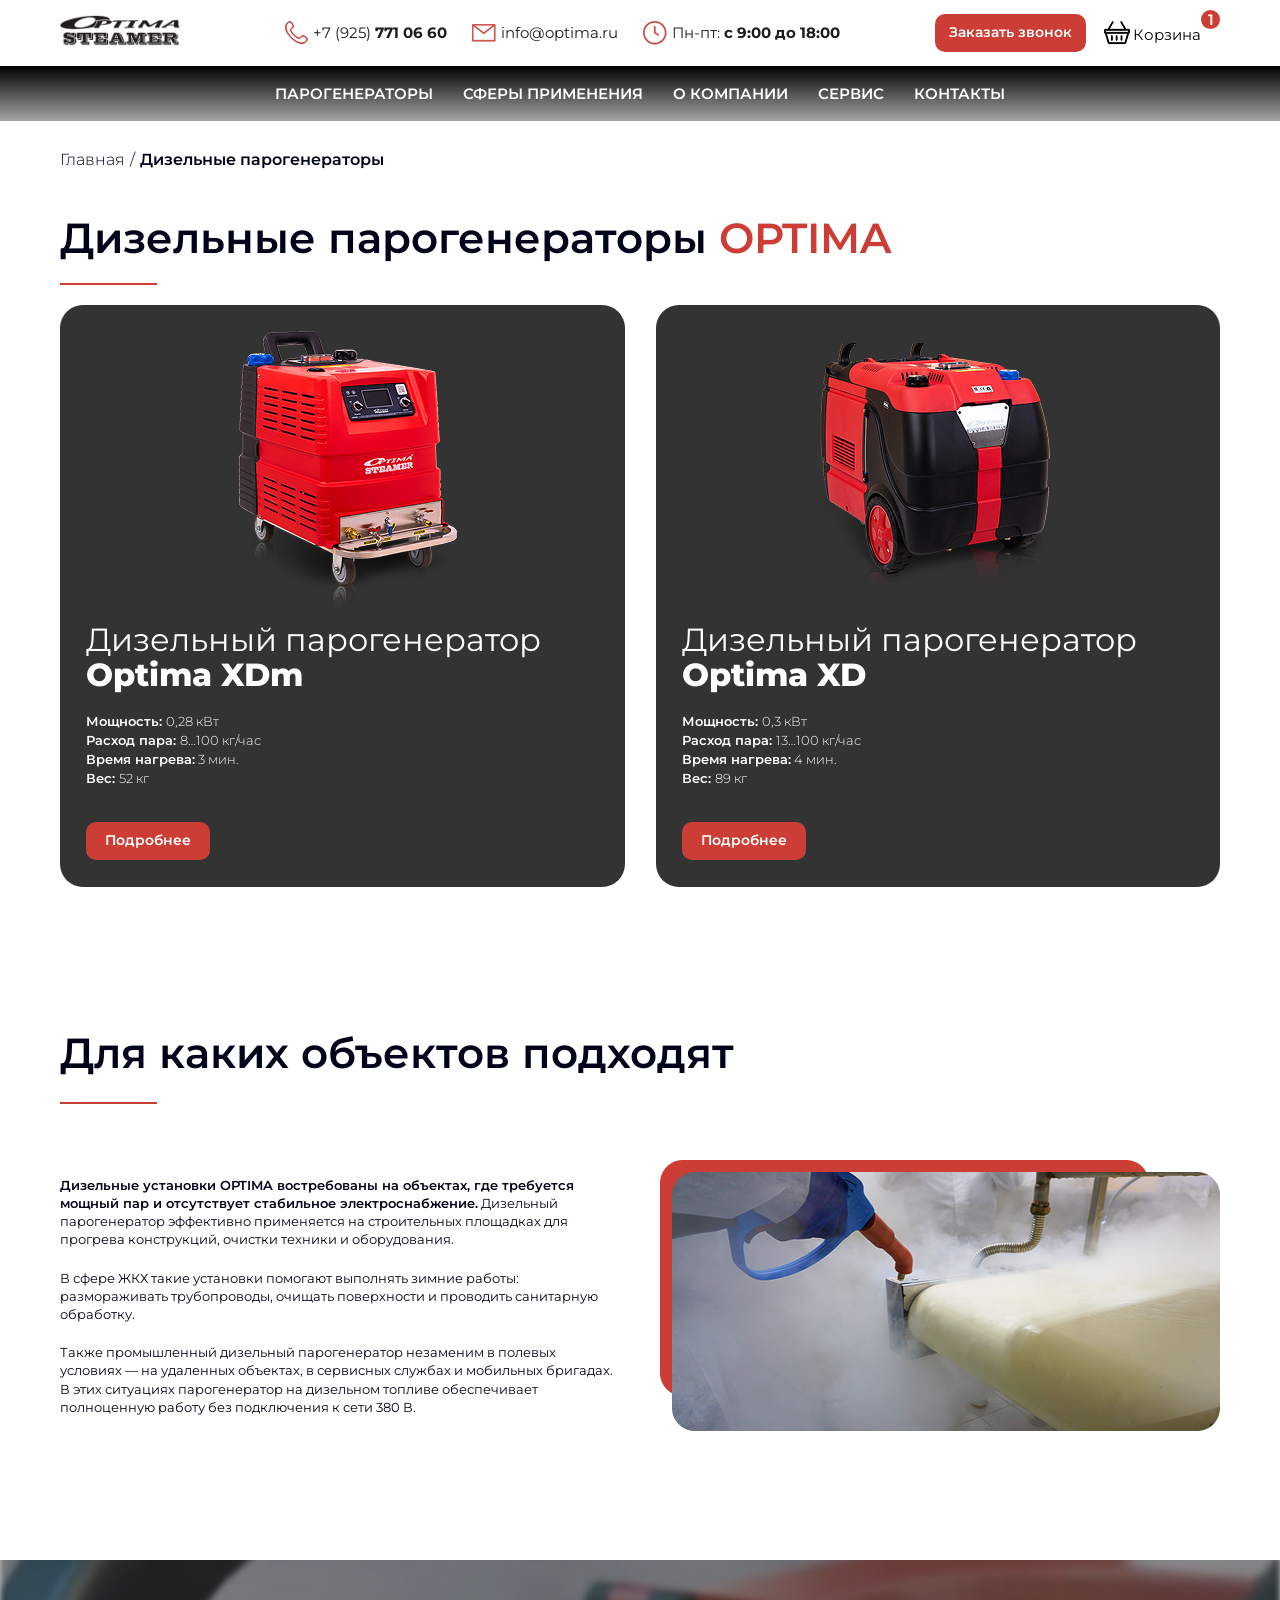
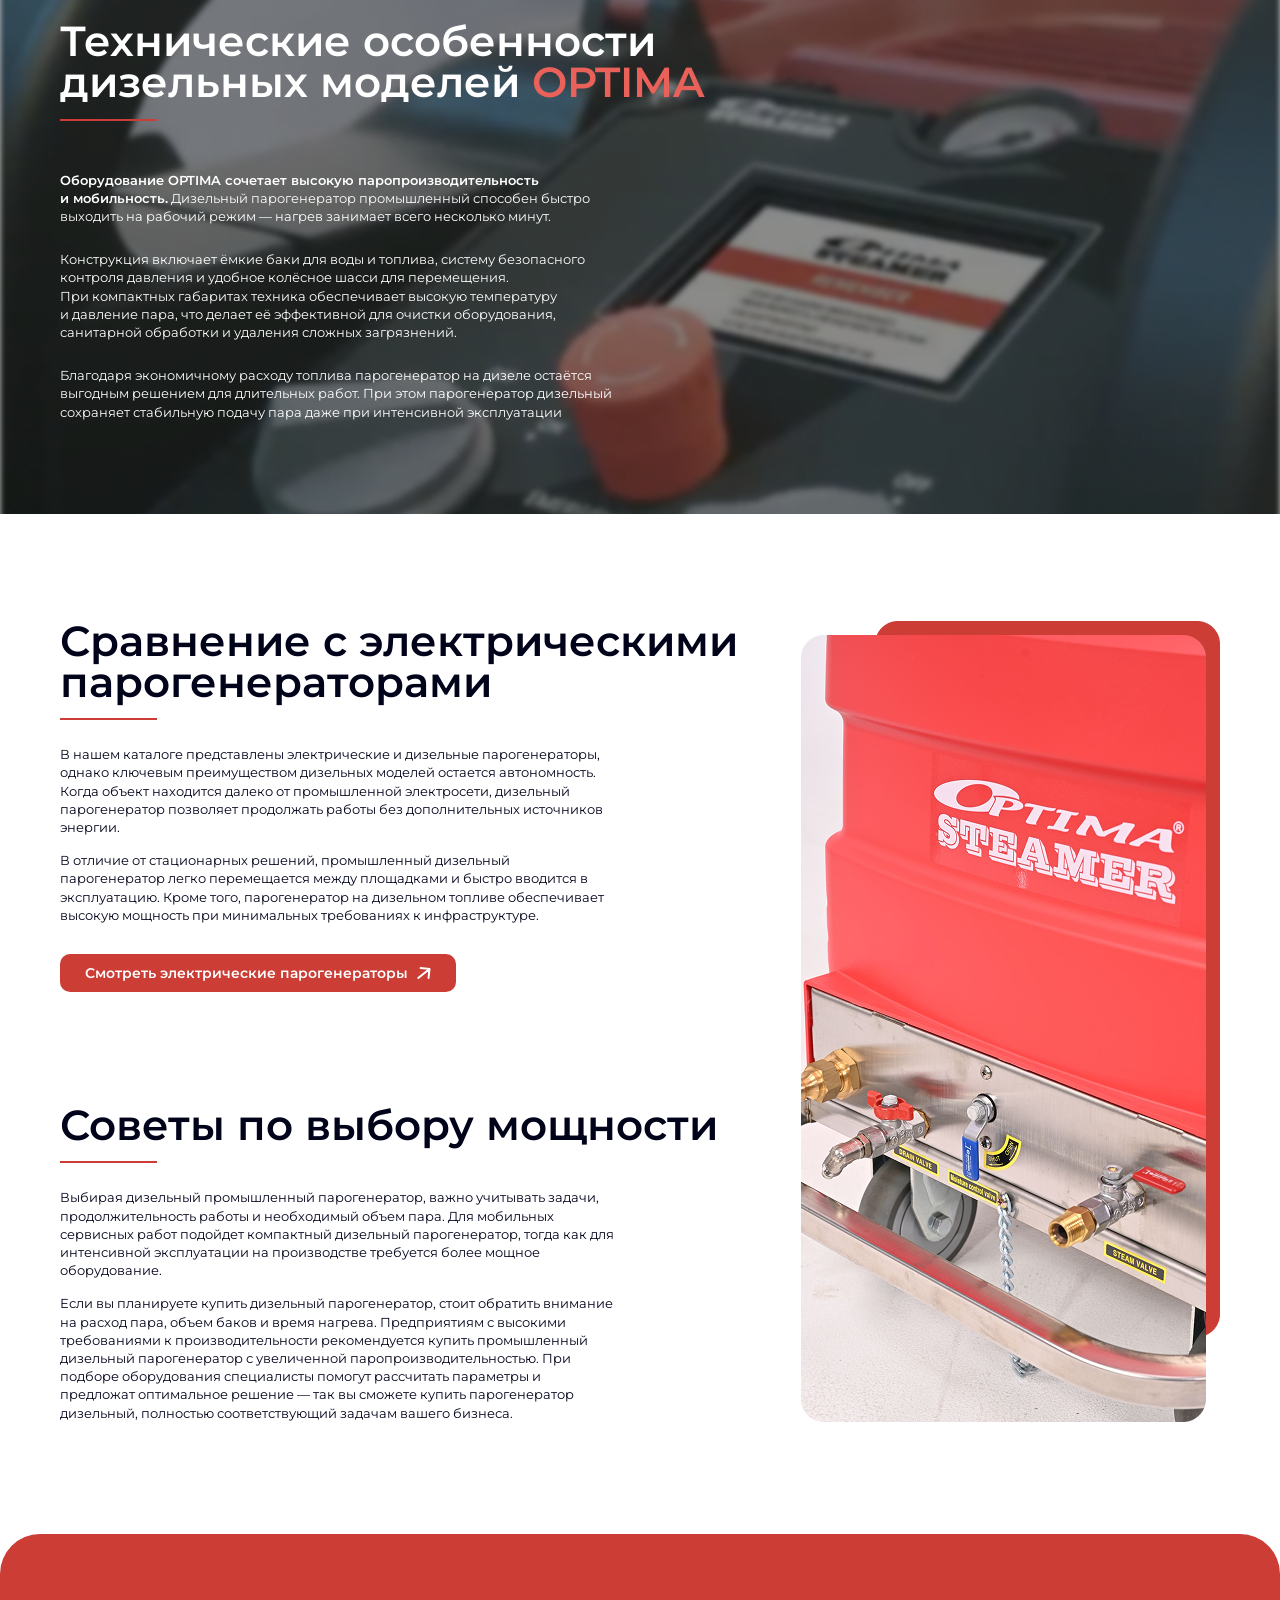
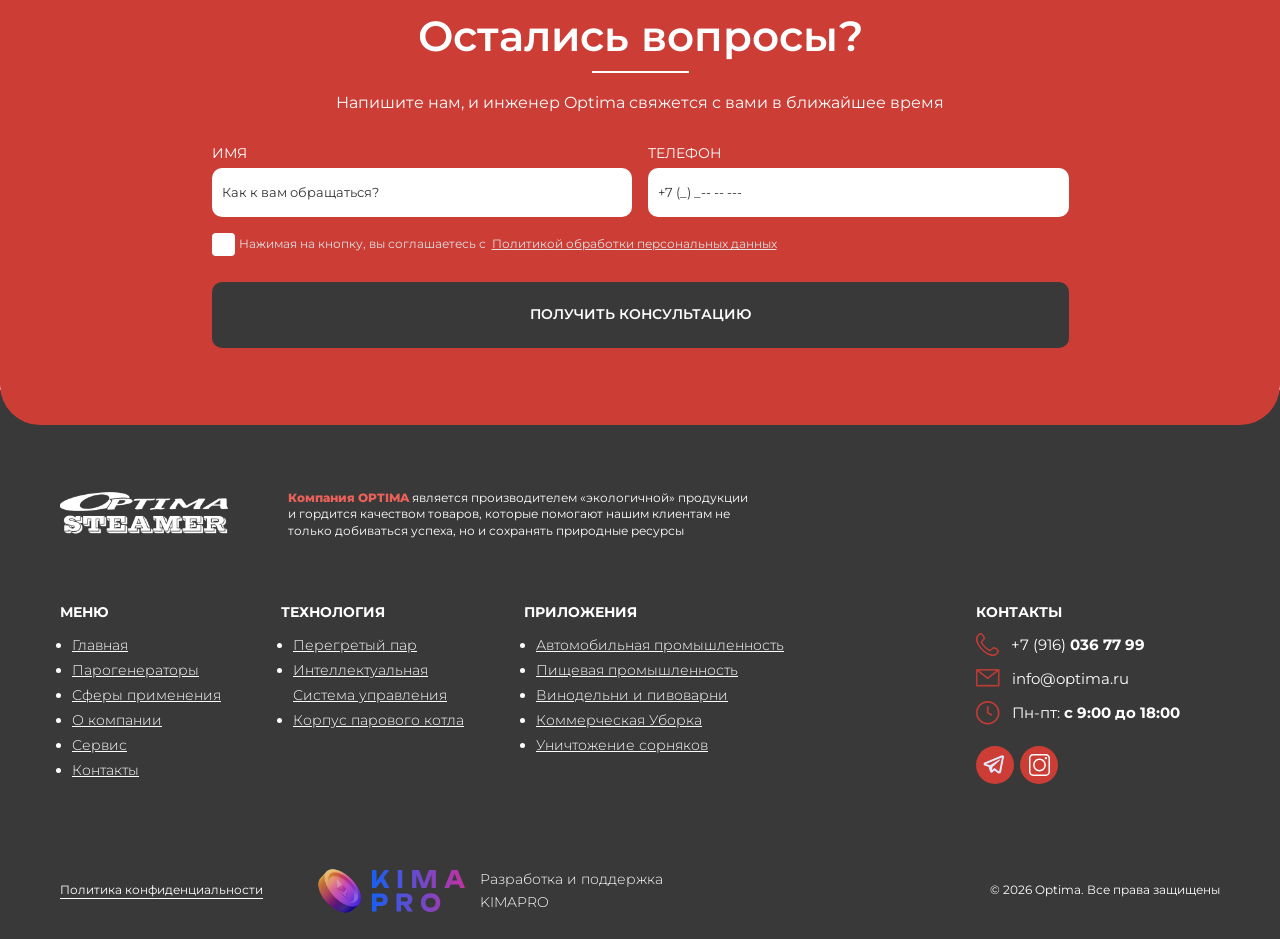
<file: dizelnye_parogeneratory.html>
<!DOCTYPE html>
<html lang="ru">
<head>
	<meta charset="UTF-8">
	<meta name="viewport" content="width=device-width, initial-scale=1, maximum-scale=1, user-scalable=no">
	<link rel="preconnect" href="https://fonts.googleapis.com">
	<link rel="preconnect" href="https://fonts.gstatic.com" crossorigin>
	<link href="https://fonts.googleapis.com/css2?family=Inter+Tight:ital,wght@0,100..900;1,100..900&family=Manrope:wght@200..800&family=Montserrat:ital,wght@0,100..900;1,100..900&display=swap" rel="stylesheet">

	<link rel="stylesheet" href="css/styles.css">
	<link rel="stylesheet" href="css/media.css">
	<link rel="stylesheet" type="text/css" href="css/slick-theme.css"/>
    <link rel="stylesheet" type="text/css" href="css/slick.css"/>
    <link rel="stylesheet" href="https://cdn.jsdelivr.net/npm/@fancyapps/ui/dist/fancybox.css" />

	<title>OPTIMA / ДИЗЕЛЬНЫЕ ПАРОГЕНЕРАТОРЫ</title>
</head>
<body>
	<div class="wrapper ">
		<header class="header">
			<div class="full_container">
				
					<div class="header_content">
						<div class="header_content_uppart">
							<div class="main__container">
								<div class="header_content_uppart_container">
									<a class="header_content_uppart_logo" href="index.html">
										<img src="img/header_content_logo.svg" alt="">
									</a>
									<div class="header_content_uppart_contacts">
										<a class="header_content_uppart_phone" href="tel:+79257710660">
											<img src="img/header_content_phone.svg" alt="">
											<p>+7 (925)<strong> 771 06 60</strong></p>
										</a>
										<a class="header_content_uppart_mail" href="mailto:info@optima.ru">
											<img src="img/header_content_mail.svg" alt="">
											<p>info@optima.ru</p>
										</a>
										<div class="header_content_uppart_clock">
											<img src="img/header_content_clock.svg" alt="">
											<p>Пн-пт:<strong> с 9:00 до 18:00</strong></p>
										</div>
									</div>
								
									<div class="header_content_uppart_rightpart">
										<a class="header_content_uppart_order order_btn">
											Заказать звонок
										</a>
										<div class="header_content_uppart_rightpart_basket">
											<a href="basket.html">
												<img src="img/header_content_basket.svg" alt="">
												<p>Корзина</p>
												<div class="header_content_uppart_rightpart_basket_count">
													1
												</div>
											</a>
										</div>
										<button class="header_content_burger" id="hamb"> 
											<span></span>
										    <span></span>
										    <span></span>
										</button>
									</div>
								</div>
							</div>
						</div>

						<div class="header_content_downpart">
							<div class="main__container">
								<nav class="header_content_downpart_nav">
									<ul class="header_content_downpart_nav_list">
										<li class="header_content_downpart_nav_list_item">
											<a class="upper" href="dizelnye_parogeneratory.html">
												Парогенераторы
											</a>
											<div class="dropdown">
												<div class="dropdown_container">
													<div class="dropdown-column">
											          	<a href="dizelnye_parogeneratory.html">
											          		Дизельные парогенераторы
											          	</a>
											 			<a href="electricheskie_parogeneratory.html">
											 				Электрические парогенераторы
											          	</a>
										       		</div>
												</div>
								    		</div>
										</li>
										<li class="header_content_downpart_nav_list_item">
											<a class="upper" href="spheres.html">
												Сферы применения
											</a>
										</li>
										<li class="header_content_downpart_nav_list_item">
											<a class="upper" href="about.html">
												О компании
											</a>
										</li>
										<li class="header_content_downpart_nav_list_item">
											<a class="upper" href="service.html">
												Сервис
											</a>
										</li>
										<li class="header_content_downpart_nav_list_item">
											<a class="upper" href="contacts.html">
												Контакты
											</a>
										</li>
									</ul>
								</nav>
							</div>
						</div>
					</div>
				</div>
		</header>
		<div class="popup" id="popup">
			<div class="batmenu" id="batmenu">
				<div class="main__container main__container-popup">
					<div class="close_popup" id="close_popup">
			    	</div>  
			    	<div class="burger_content">
			    		<div class="burger_content_container">
			    			<div class="burger_content_list">
				    			<nav>
					    			<ul class="burger_content_list_items">
					    				<li class="burger_content_list_item">
					    					<a href="dizelnye_parogeneratory.html">
					    						Парогенераторы
					    					</a>
					    					<div class="burger_content_list_item_catalog">
					    						<a href="dizelnye_parogeneratory.html">
					    							Дизельные парогенераторы
					    						</a>
					    						<a href="electricheskie_parogeneratory.html">
					    							Электрические парогенераторы
					    						</a>
					    					</div>
					    				</li>
					    				<li class="burger_content_list_item">
					    					<a href="spheres.html">
					    						Сферы применения
					    					</a>
					    				</li>
					    				<li class="burger_content_list_item">
					    					<a href="about.html">
					    						О компании
					    					</a>
					    				</li>
					    				<li class="burger_content_list_item">
					    					<a href="service.html">
					    						Сервис
					    					</a>
					    				</li>
					    				<li class="burger_content_list_item">
					    					<a href="contacts.html">
					    						Контакты
					    					</a>
					    				</li>
					    			</ul>
				    			</nav>
			    			</div>
				    		<div class="burger_content_buttons">
				    			<a class="header_content_uppart_phone" href="tel:+79257710660">
									<img src="img/header_content_phone.svg" alt="">
									<p>+7 (925)<strong> 771 06 60</strong></p>
								</a>
								<a class="header_content_uppart_mail" href="mailto:info@optima.ru">
									<img src="img/header_content_mail.svg" alt="">
									<p>info@optima.ru</p>
								</a>
								<a class="header_content_uppart_order order_btn">
									Заказать звонок
								</a>
				    		</div>
			    		</div>
			    	</div>    
				</div>
			</div>
		</div>

		<div class="breadcrumbs">
			<div class="full_container">
				<div class="main__container">
					<div class="breadcrumbs_links">
						<a href="index.html">
							Главная
						</a>
						<p>/</p>
						<a href="dizelnye_parogeneratory.html">
							Дизельные парогенераторы
						</a>
					</div>
				</div>
			</div>
		</div>

		<section class="firstsec_sectionpage">
			<div class="full_container">
				<div class="main__container">
					<div class="firstsec_sectionpage_content">
						<div class="firstsec_sectionpage_content_header">
							<h1>Дизельные парогенераторы <b>OPTIMA</b></h1>
							<div class="firstsec_sectionpage_content_header_line">
								
							</div>
						</div>
						<div class="firstsec_sectionpage_content_catalog">
							<div class="firstsec_sectionpage_content_catalog_item">
								<div class="firstsec_sectionpage_content_catalog_item_image">
									<img src="img/firstsec_dizelpage_content_catalog_item_1.png" alt="">
								</div>
								<div class="firstsec_sectionpage_content_catalog_item_title">
									<h3>Дизельный парогенератор <b>Optima XDm</b></h3>
									<div class="firstsec_sectionpage_content_catalog_item_title_info">
										<p><b>Мощность: </b>0,28 кВт</p>
										<p><b>Расход пара: </b>8…100 кг/час</p>
										<p><b>Время нагрева:</b> 3 мин.</p>
										<p><b>Вес: </b>52 кг</p>
									</div>
									<a href="catalog_item_optima_xdm.html">
										Подробнее
									</a>
								</div>								
							</div>
							<div class="firstsec_sectionpage_content_catalog_item">
								<div class="firstsec_sectionpage_content_catalog_item_image">
									<img src="img/firstsec_dizelpage_content_catalog_item_2.png" alt="">
								</div>
								<div class="firstsec_sectionpage_content_catalog_item_title">
									<h3>Дизельный парогенератор <b>Optima XD</b></h3>
									<div class="firstsec_sectionpage_content_catalog_item_title_info">
										<p><b>Мощность: </b>0,3 кВт</p>
										<p><b>Расход пара: </b>13…100 кг/час</p>
										<p><b>Время нагрева:</b> 4 мин.</p>
										<p><b>Вес: </b>89 кг</p>
									</div>
									<a href="catalog_item_optima_xd.html">
										Подробнее
									</a>
								</div>								
							</div>
						</div>
					</div>
				</div>
			</div>
		</section>

		<section class="applyingsec_sectionpage">
			<div class="full_container">
				<div class="main__container">
					<div class="applyingsec_sectionpage_content">
						<div class="applyingsec_sectionpage_content_header">
							<h2>Для каких объектов подходят</h2>
							<div class="applyingsec_sectionpage_content_header_line">
								
							</div>
						</div>
						<div class="applyingsec_sectionpage_content_title">
							<div class="applyingsec_sectionpage_content_title_info">
								<p><b>Дизельные установки OPTIMA востребованы на объектах, где требуется мощный пар и отсутствует стабильное электроснабжение.</b> Дизельный парогенератор эффективно применяется на строительных площадках для прогрева конструкций, очистки техники и оборудования. </p>
								<p>В сфере ЖКХ такие установки помогают выполнять зимние работы: размораживать трубопроводы, очищать поверхности и проводить санитарную обработку.</p>
								<p>Также промышленный дизельный парогенератор незаменим в полевых условиях — на удаленных объектах, в сервисных службах и мобильных бригадах. В этих ситуациях парогенератор на дизельном топливе обеспечивает полноценную работу без подключения к сети 380 В.</p>
							</div>
							<img src="img/applyingsec_dizelpage_content_title_image.png" alt="">
						</div>
					</div>
				</div>
			</div>
		</section>

		<section class="specificationssec_sectionpage">
			<div class="full_container">
				<div class="main__container">
					<div class="specificationssec_sectionpage_content">
						<div class="specificationssec_sectionpage_content_header">
							<h2>Технические особенности дизельных моделей <b>OPTIMA</b></h2>
							<div class="specificationssec_sectionpage_content_header_line">
								
							</div>
						</div>
						<div class="specificationssec_sectionpage_content_title">
							<div class="specificationssec_sectionpage_content_title_leftpart">
								<p><b>Оборудование OPTIMA сочетает высокую паропроизводительность и мобильность.</b> Дизельный парогенератор промышленный способен быстро выходить на рабочий режим — нагрев занимает всего несколько минут.</p>
								<p>Конструкция включает ёмкие баки для воды и топлива, систему безопасного контроля давления и удобное колёсное шасси для перемещения. При компактных габаритах техника обеспечивает высокую температуру и давление пара, что делает её эффективной для очистки оборудования, санитарной обработки и удаления сложных загрязнений.</p>
								<p>Благодаря экономичному расходу топлива парогенератор на дизеле остаётся выгодным решением для длительных работ. При этом парогенератор дизельный сохраняет стабильную подачу пара даже при интенсивной эксплуатации</p>
							</div>
							<div class="specificationssec_sectionpage_content_title_rightpart">
								
							</div>
						</div>
					</div>
				</div>
			</div>
		</section>

		<section class="comparisonandtipssec_sectionpage">
			<div class="full_container">
				<div class="main__container">
					<div class="comparisonandtipssec_sectionpage_content">
						<div class="comparisonandtipssec_sectionpage_content_leftpart">
							<div class="comparisonandtipssec_sectionpage_content_leftpart_title">
								<div class="comparisonandtipssec_sectionpage_content_header">
									<h2>Сравнение с электрическими парогенераторами</h2>
									<div class="comparisonandtipssec_sectionpage_content_header_line">
										
									</div>
								</div>
								<p>В нашем каталоге представлены электрические и дизельные парогенераторы, однако ключевым преимуществом дизельных моделей остается автономность. Когда объект находится далеко от промышленной электросети, дизельный парогенератор позволяет продолжать работы без дополнительных источников энергии. </p>
								<p>В отличие от стационарных решений, промышленный дизельный парогенератор легко перемещается между площадками и быстро вводится в эксплуатацию. Кроме того, парогенератор на дизельном топливе обеспечивает высокую мощность при минимальных требованиях к инфраструктуре.</p>
								<a href="electricheskie_parogeneratory.html">
									<p>Смотреть электрические парогенераторы</p>
									<img src="img/firstsec_mainpage_arrow.svg" alt="">
								</a>
							</div>
							<div class="comparisonandtipssec_sectionpage_content_leftpart_title">
								<div class="comparisonandtipssec_sectionpage_content_header">
									<h2>Советы по выбору мощности</h2>
									<div class="comparisonandtipssec_sectionpage_content_header_line">
										
									</div>
								</div>
								<p>Выбирая дизельный промышленный парогенератор, важно учитывать задачи, продолжительность работы и необходимый объем пара. Для мобильных сервисных работ подойдет компактный дизельный парогенератор, тогда как для интенсивной эксплуатации на производстве требуется более мощное оборудование. </p>
								<p>Если вы планируете купить дизельный парогенератор, стоит обратить внимание на расход пара, объем баков и время нагрева. Предприятиям с высокими требованиями к производительности рекомендуется купить промышленный дизельный парогенератор с увеличенной паропроизводительностью. При подборе оборудования специалисты помогут рассчитать параметры и предложат оптимальное решение — так вы сможете купить парогенератор дизельный, полностью соответствующий задачам вашего бизнеса.</p>
							</div>
						</div>
						<img src="img/comparisonandtipssec_sectionpage_image.png" alt="">
					</div>
				</div>
			</div>
		</section>



		<section class="formsec_mainpage formsec_sectionpage">
			<div class="full_container">
				<div class="main__container">
					<div class="formsec_mainpage_content">
						<div class="formsec_mainpage_content_header">
							<h2>Остались вопросы?</h2>
							<div class="formsec_mainpage_content_header_line">
								
							</div>
							<p>Напишите нам, и инженер Optima свяжется с вами в ближайшее время</p>
						</div>
						<div class="formsec_mainpage_content_form_container">
							<form class="formsec_mainpage_content_form" action="#">
								<div class="formsec_mainpage_content_form_item">
									<p class="upper">Имя</p>
									<input type="text" name="" id="" placeholder="Как к вам обращаться?" required="required">
								</div>
								<div class="formsec_mainpage_content_form_item">
									<p class="upper">Телефон</p>
									<input type="tel" name="" id="" placeholder="+7 (_) _-- -- ---" data-tel-input required="required">
								</div>
								<label class="custom_checkbox">
								  	<input type="checkbox" required>
								  	<span class="checkmark"></span>
								  		<div class="checkbox_title">
											<p>Нажимая на кнопку, вы соглашаетесь с </p>
											<a href="policy.html"> Политикой обработки персональных данных</a>
										</div>
								</label>
								<button type="submit" class="formsec_mainpage_content_form_btn upper">
									Получить консультацию
								</button>
							</form>
						</div>
					</div>
				</div>
			</div>
		</section>



		<footer>
			<div class="full_container">
				<div class="main__container">
					<div class="footer_content">
						<div class="footer_content_header">
							<a href="index.html">
								<img src="img/footer_content_logo.svg" alt="">
							</a>
							<p><b>Компания OPTIMA </b>является производителем «экологичной» продукции и гордится качеством товаров, которые помогают нашим клиентам не только добиваться успеха, но и сохранять природные ресурсы</p>
						</div>
						<div class="footer_content_title">
							<div class="footer_content_title_container">
								<div class="footer_content_title_item">
									<h3 class="upper">Меню</h3>
									<ul>
										<li>
											<a href="index.html">
												Главная
											</a>
										</li>
										<li>
											<a href="dizelnye_parogeneratory.html">
												Парогенераторы
											</a>
										</li>
										<li>
											<a href="spheres.html">
												Сферы применения
											</a>
										</li>
										<li>
											<a href="about.html">
												О компании
											</a>
										</li>
										<li>
											<a href="service.html">
												Сервис
											</a>
										</li>
										<li>
											<a href="contacts.html">
												Контакты
											</a>
										</li>
									</ul>
								</div>
								<div class="footer_content_title_item">
									<h3 class="upper">ТЕХНОЛОГИЯ</h3>
									<ul>
										<li>
											<a href="#">
												Перегретый пар
											</a>
										</li>
										<li>
											<a href="#">
												Интеллектуальная <br>Система управления
											</a>
										</li>
										<li>
											<a href="#">
												Корпус парового котла
											</a>
										</li>
									</ul>
								</div>
								<div class="footer_content_title_item">
									<h3 class="upper">Приложения</h3>
									<ul>
										<li>
											<a href="spheres.html">
												Автомобильная промышленность
											</a>
										</li>
										<li>
											<a href="spheres.html">
												Пищевая промышленность
											</a>
										</li>
										<li>
											<a href="spheres.html">
												Винодельни и пивоварни
											</a>
										</li>
										<li>
											<a href="spheres.html">
												Коммерческая Уборка
											</a>
										</li>
										<li>
											<a href="spheres.html">
												Уничтожение сорняков
											</a>
										</li>
									</ul>
								</div>
							</div>
							
							<div class="footer_content_title_contacts">
								<h3 class="upper">Контакты</h3>
								<a href="tel:+79160367799">
									<img src="img/header_content_phone.svg" alt="">
									<p>+7 (916) <strong>036 77 99</strong></p>
								</a>
								<a href="mailto:info@optima.ru">
									<img src="img/header_content_mail.svg" alt="">
									<p>info@optima.ru</p>
								</a>
								<div class="footer_content_title_contacts_clock">
									<img src="img/header_content_clock.svg" alt="">
									<p>Пн-пт: <b>с 9:00 до 18:00</b></p>
								</div>
								<div class="footer_content_title_contacts_messengers">
									<a href="#" class="footer_content_title_contacts_messengers_item">
										<img src="img/footer_tg.svg" alt="">
									</a>
									<a href="#" class="footer_content_title_contacts_messengers_item">
										<img src="img/footer_ins.svg" alt="">
									</a>
								</div>
							</div>
						</div>
						<div class="footer_content_policy">
							<div class="footer_content_policy_leftpart">
								<a href="policy.html">
									Политика конфиденциальности 
								</a>
								<a class="footer_content_policy_leftpart_kima" href="https://kimapro.ru/">
									<img src="img/kima.svg" alt="">
									<p>Разработка и поддержка <br>KIMAPRO</p>
								</a>
							</div>
							
							<p>© 2026 Optima. Все права защищены</p>
						</div>
					</div>
				</div>
			</div>
		</footer>
	</div>

	<div class="modal-overlay" id="modalOverlay">
			<div class="modal_order" id="modal_order">
				<button class="close_btn_modal" id="closeBtn_modal" aria-label="Закрыть">
					<svg width="40" height="39" viewBox="0 0 40 39" fill="none" xmlns="http://www.w3.org/2000/svg">
						<line x1="1.06058" y1="0.353554" x2="39.0606" y2="38.3536" stroke="#252525"/>
						<line y1="-0.5" x2="53.7401" y2="-0.5" transform="matrix(-0.707107 0.707107 0.707107 0.707107 38.707 0.707108)" stroke="#252525"/>
					</svg>
				</button>
				<div class="modal_content">
					<div class="modal_content_container">
						<div class="modal_content_container_header">
							<h2>Заказать звонок</h2>
							<div class="modal_content_container_header_line">
								
							</div>
							<p>Менеджер перезвонит в течение 15 минут в рабочее время</p>
						</div>
						<form action="#" class="modal_order_form">
							<div class="modal_order_form_item">
								<p class="upper">Телефон</p>
								<input type="tel" name="" id="" placeholder="+7 (_) _-- -- ---" data-tel-input required="required">
							</div>
							<label class="custom_checkbox custom_checkbox_modal">
								<input type="checkbox" required>
								<span class="checkmark"></span>
								<div class="checkbox_title">
									<p>Нажимая на кнопку, вы соглашаетесь с </p>
									<a href="policy.html"> Политикой обработки персональных данных</a>
								</div>
							</label>
							<button type="submit" class="modal_order_form_btn">
								<p>Отправить заявку</p>
								<img src="img/firstsec_mainpage_arrow.svg" alt="">
							</button>
						</form>
					</div>
				</div>
			</div>
		</div>


		<script src="js/jquery-3.6.2.min.js"></script>
	 	<script src="js/slick.js"></script>
		<script src="js/slick.min.js"></script>
		<script src="js/main.js"></script> 
	</div>
</body>
</html>
</file>
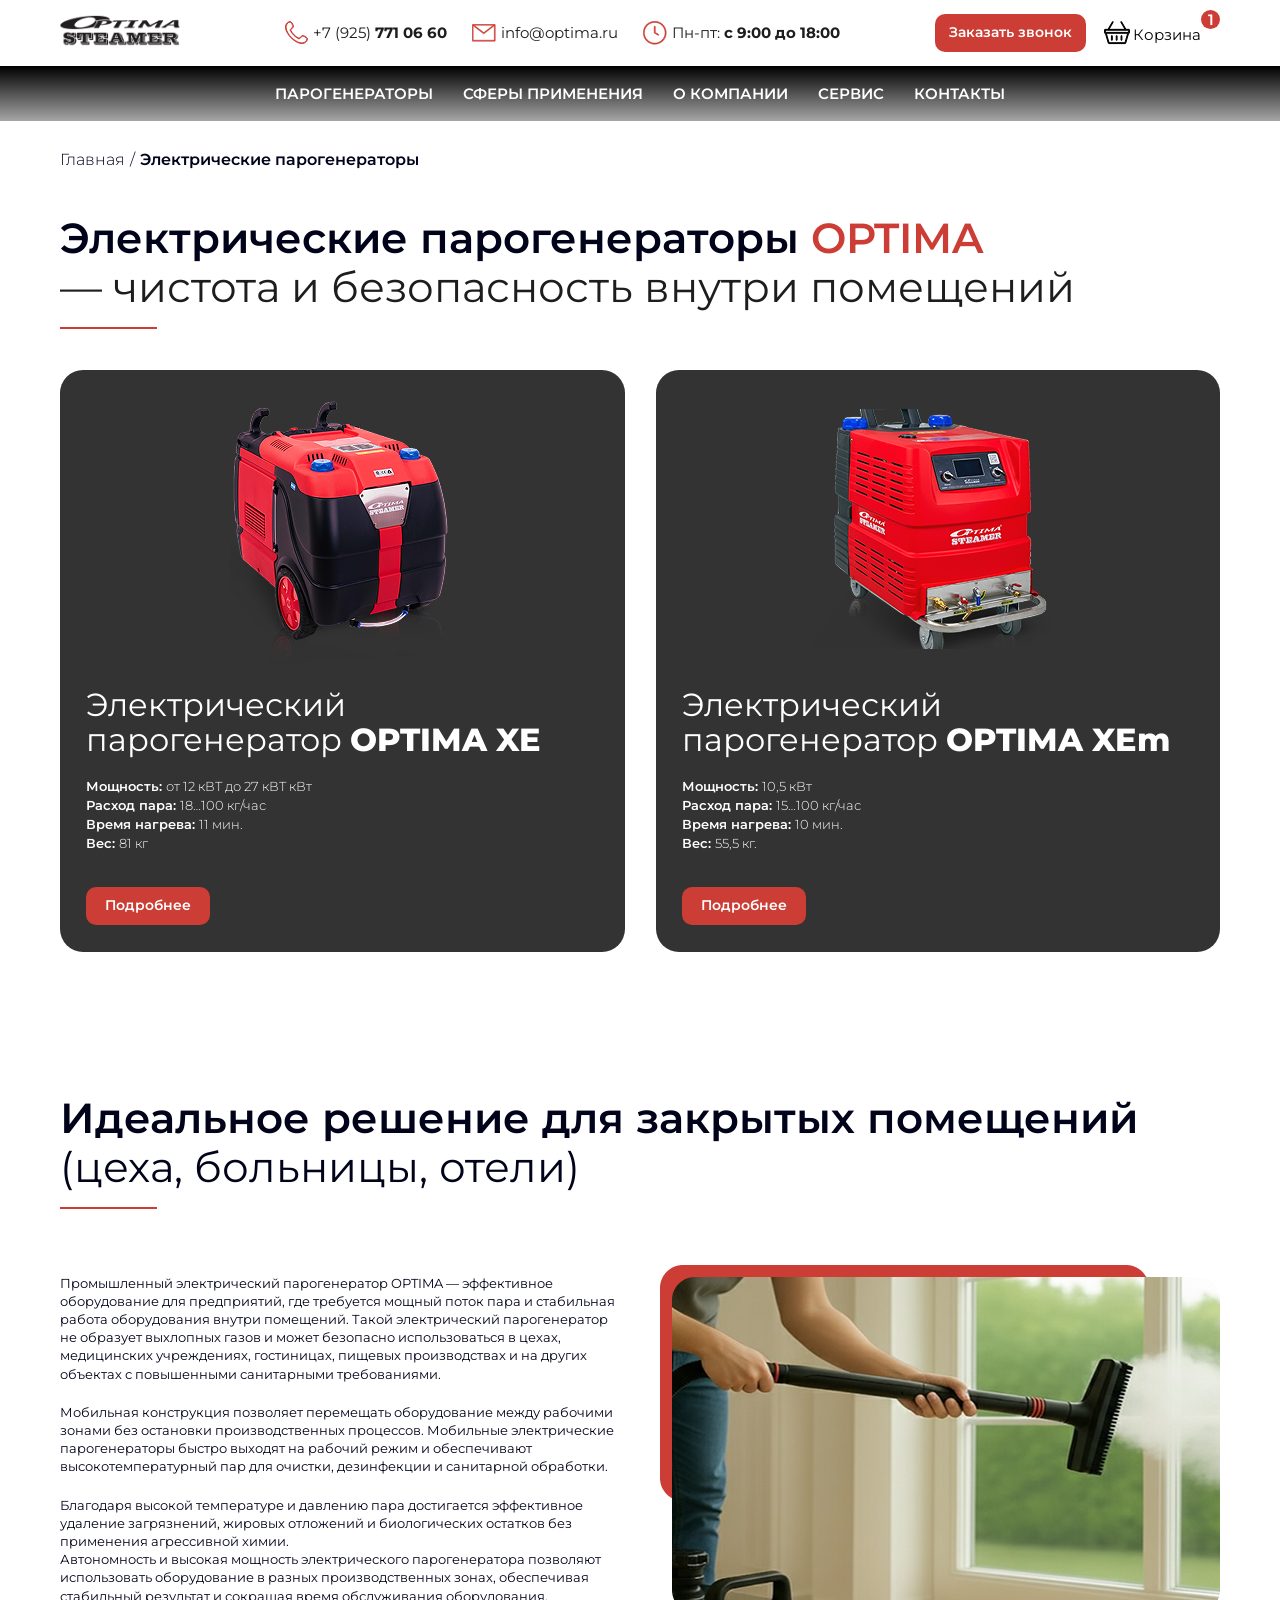
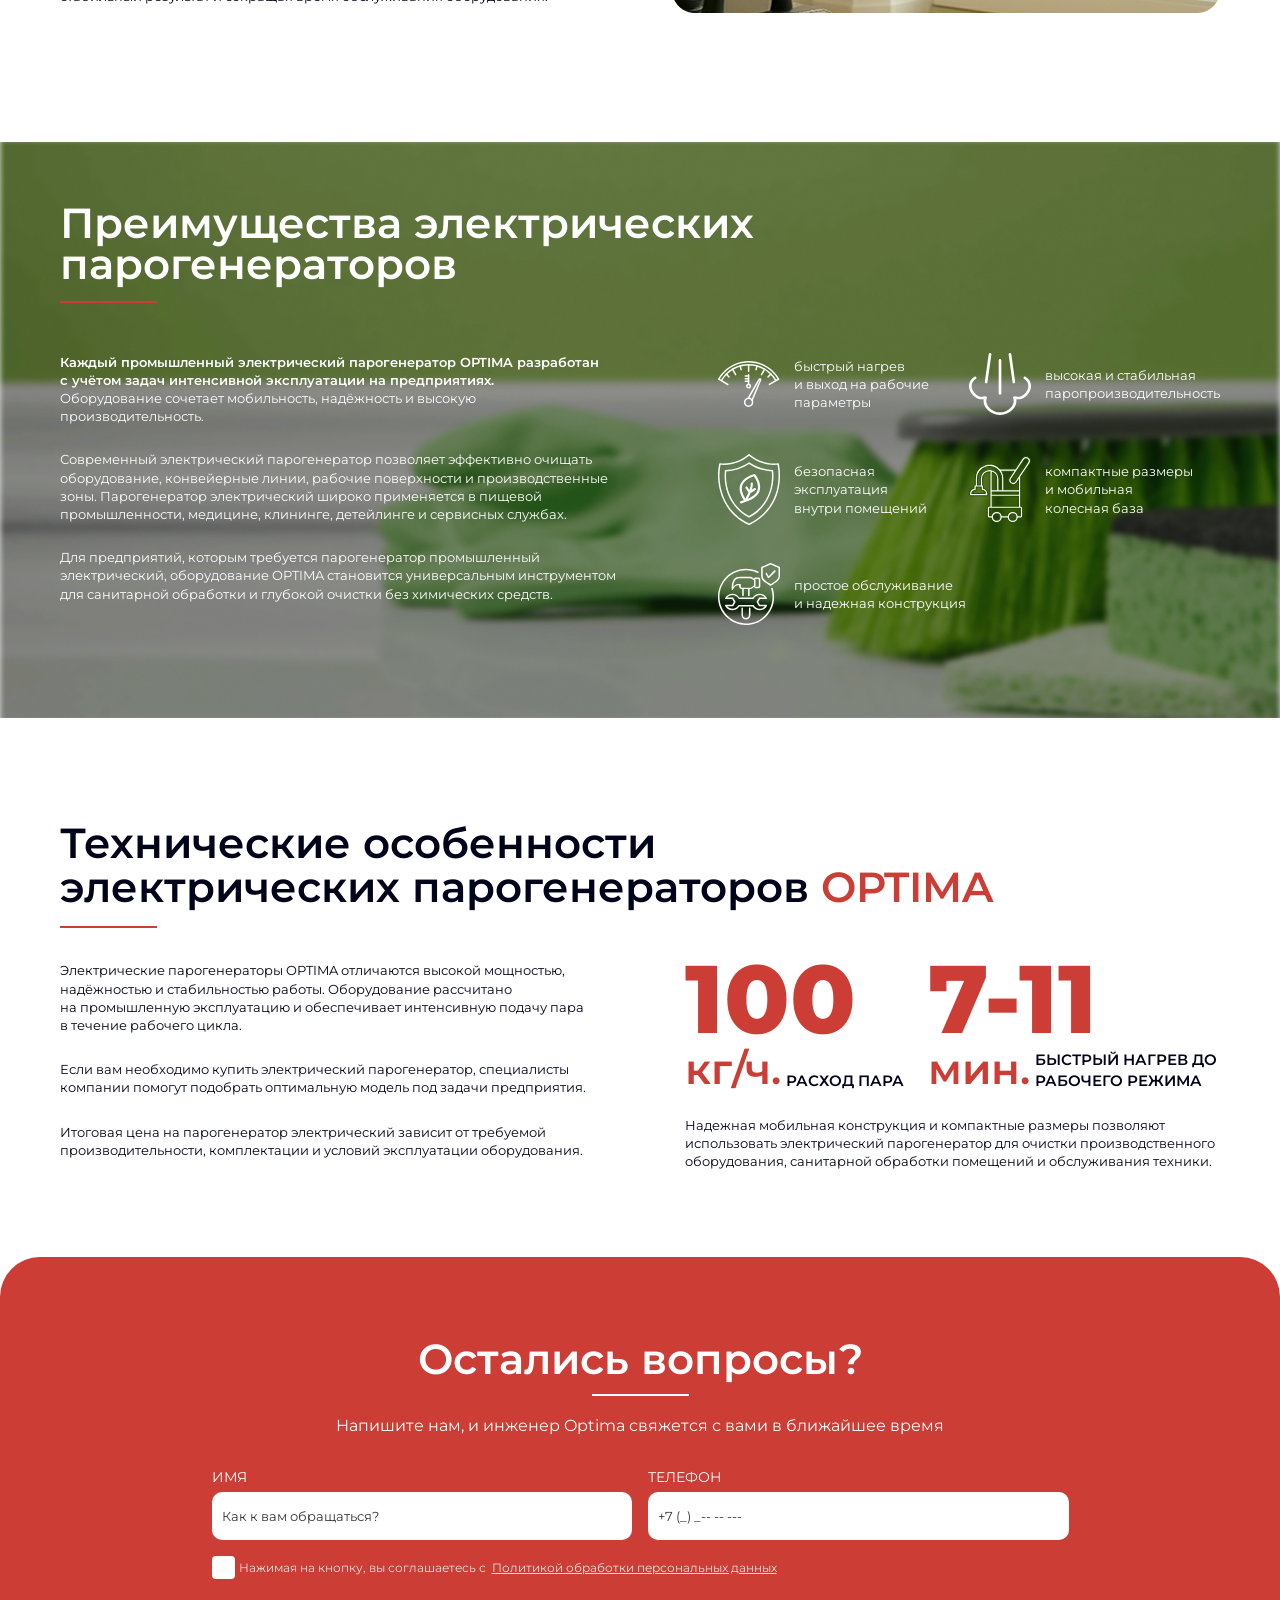
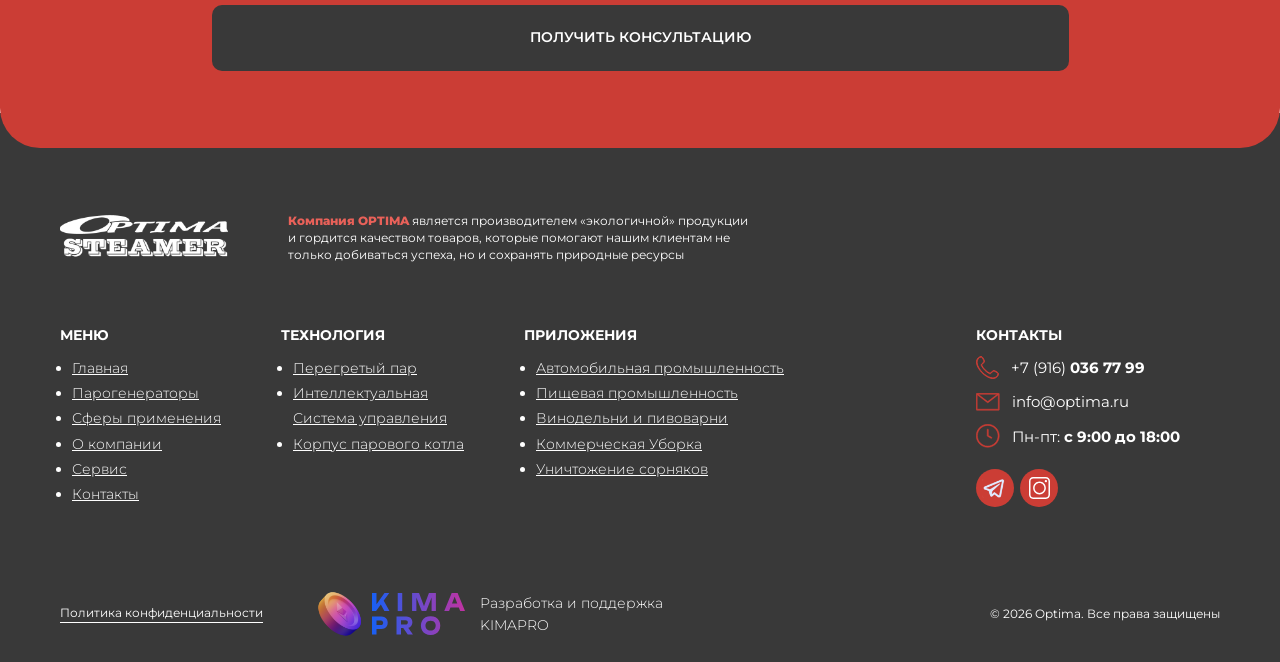
<file: electricheskie_parogeneratory.html>
<!DOCTYPE html>
<html lang="ru">
<head>
	<meta charset="UTF-8">
	<meta name="viewport" content="width=device-width, initial-scale=1, maximum-scale=1, user-scalable=no">
	<link rel="preconnect" href="https://fonts.googleapis.com">
	<link rel="preconnect" href="https://fonts.gstatic.com" crossorigin>
	<link href="https://fonts.googleapis.com/css2?family=Inter+Tight:ital,wght@0,100..900;1,100..900&family=Manrope:wght@200..800&family=Montserrat:ital,wght@0,100..900;1,100..900&display=swap" rel="stylesheet">

	<link rel="stylesheet" href="css/styles.css">
	<link rel="stylesheet" href="css/media.css">
	<link rel="stylesheet" type="text/css" href="css/slick-theme.css"/>
    <link rel="stylesheet" type="text/css" href="css/slick.css"/>
    <link rel="stylesheet" href="https://cdn.jsdelivr.net/npm/@fancyapps/ui/dist/fancybox.css" />

	<title>OPTIMA / ЭЛЕКТРИЧЕСКИЕ ПАРОГЕНЕРАТОРЫ</title>
</head>
<body>
	<div class="wrapper ">
		<header class="header">
			<div class="full_container">
				
					<div class="header_content">
						<div class="header_content_uppart">
							<div class="main__container">
								<div class="header_content_uppart_container">
									<a class="header_content_uppart_logo" href="index.html">
										<img src="img/header_content_logo.svg" alt="">
									</a>
									<div class="header_content_uppart_contacts">
										<a class="header_content_uppart_phone" href="tel:+79257710660">
											<img src="img/header_content_phone.svg" alt="">
											<p>+7 (925)<strong> 771 06 60</strong></p>
										</a>
										<a class="header_content_uppart_mail" href="mailto:info@optima.ru">
											<img src="img/header_content_mail.svg" alt="">
											<p>info@optima.ru</p>
										</a>
										<div class="header_content_uppart_clock">
											<img src="img/header_content_clock.svg" alt="">
											<p>Пн-пт:<strong> с 9:00 до 18:00</strong></p>
										</div>
									</div>
								
									<div class="header_content_uppart_rightpart">
										<a class="header_content_uppart_order order_btn">
											Заказать звонок
										</a>
										<div class="header_content_uppart_rightpart_basket">
											<a href="basket.html">
												<img src="img/header_content_basket.svg" alt="">
												<p>Корзина</p>
												<div class="header_content_uppart_rightpart_basket_count">
													1
												</div>
											</a>
										</div>
										<button class="header_content_burger" id="hamb"> 
											<span></span>
										    <span></span>
										    <span></span>
										</button>
									</div>
								</div>
							</div>
						</div>

						<div class="header_content_downpart">
							<div class="main__container">
								<nav class="header_content_downpart_nav">
									<ul class="header_content_downpart_nav_list">
										<li class="header_content_downpart_nav_list_item">
											<a class="upper" href="dizelnye_parogeneratory.html">
												Парогенераторы
											</a>
											<div class="dropdown">
												<div class="dropdown_container">
													<div class="dropdown-column">
											          	<a href="dizelnye_parogeneratory.html">
											          		Дизельные парогенераторы
											          	</a>
											 			<a href="electricheskie_parogeneratory.html">
											 				Электрические парогенераторы
											          	</a>
										       		</div>
												</div>
								    		</div>
										</li>
										<li class="header_content_downpart_nav_list_item">
											<a class="upper" href="spheres.html">
												Сферы применения
											</a>
										</li>
										<li class="header_content_downpart_nav_list_item">
											<a class="upper" href="about.html">
												О компании
											</a>
										</li>
										<li class="header_content_downpart_nav_list_item">
											<a class="upper" href="service.html">
												Сервис
											</a>
										</li>
										<li class="header_content_downpart_nav_list_item">
											<a class="upper" href="contacts.html">
												Контакты
											</a>
										</li>
									</ul>
								</nav>
							</div>
						</div>
					</div>
				</div>
		</header>
		<div class="popup" id="popup">
			<div class="batmenu" id="batmenu">
				<div class="main__container main__container-popup">
					<div class="close_popup" id="close_popup">
			    	</div>  
			    	<div class="burger_content">
			    		<div class="burger_content_container">
			    			<div class="burger_content_list">
				    			<nav>
					    			<ul class="burger_content_list_items">
					    				<li class="burger_content_list_item">
					    					<a href="dizelnye_parogeneratory.html">
					    						Парогенераторы
					    					</a>
					    					<div class="burger_content_list_item_catalog">
					    						<a href="dizelnye_parogeneratory.html">
					    							Дизельные парогенераторы
					    						</a>
					    						<a href="electricheskie_parogeneratory.html">
					    							Электрические парогенераторы
					    						</a>
					    					</div>
					    				</li>
					    				<li class="burger_content_list_item">
					    					<a href="spheres.html">
					    						Сферы применения
					    					</a>
					    				</li>
					    				<li class="burger_content_list_item">
					    					<a href="about.html">
					    						О компании
					    					</a>
					    				</li>
					    				<li class="burger_content_list_item">
					    					<a href="service.html">
					    						Сервис
					    					</a>
					    				</li>
					    				<li class="burger_content_list_item">
					    					<a href="contacts.html">
					    						Контакты
					    					</a>
					    				</li>
					    			</ul>
				    			</nav>
			    			</div>
				    		<div class="burger_content_buttons">
				    			<a class="header_content_uppart_phone" href="tel:+79257710660">
									<img src="img/header_content_phone.svg" alt="">
									<p>+7 (925)<strong> 771 06 60</strong></p>
								</a>
								<a class="header_content_uppart_mail" href="mailto:info@optima.ru">
									<img src="img/header_content_mail.svg" alt="">
									<p>info@optima.ru</p>
								</a>
								<a class="header_content_uppart_order order_btn">
									Заказать звонок
								</a>
				    		</div>
			    		</div>
			    	</div>    
				</div>
			</div>
		</div>

		<div class="breadcrumbs">
			<div class="full_container">
				<div class="main__container">
					<div class="breadcrumbs_links">
						<a href="index.html">
							Главная
						</a>
						<p>/</p>
						<a href="electricheskie_parogeneratory.html">
							Электрические парогенераторы
						</a>
					</div>
				</div>
			</div>
		</div>

		<section class="firstsec_sectionpage">
			<div class="full_container">
				<div class="main__container">
					<div class="firstsec_sectionpage_content">
						<div class="firstsec_sectionpage_content_header">
							<h1>Электрические парогенераторы <b>OPTIMA</b></h1>
							<p>— чистота и безопасность внутри помещений</p>
							<div class="firstsec_sectionpage_content_header_line firstsec_sectionpage_content_header_line_fix">
								
							</div>

						</div>
						<div class="firstsec_sectionpage_content_catalog">
							<div class="firstsec_sectionpage_content_catalog_item">
								<div class="firstsec_sectionpage_content_catalog_item_image">
									<img src="img/firstsec_electricpage_content_catalog_item_1.png" alt="">
								</div>
								<div class="firstsec_sectionpage_content_catalog_item_title">
									<h3>Электрический парогенератор <b>OPTIMA XE</b></h3>
									<div class="firstsec_sectionpage_content_catalog_item_title_info">
										<p><b>Мощность: </b>от 12 кВТ до 27 кВТ кВт</p>
										<p><b>Расход пара: </b>18…100 кг/час</p>
										<p><b>Время нагрева: </b>11 мин.</p>
										<p><b>Вес: </b>81 кг</p>
									</div>
									<a href="catalog_item_optima_xe.html">
										Подробнее
									</a>
								</div>								
							</div>
							<div class="firstsec_sectionpage_content_catalog_item">
								<div class="firstsec_sectionpage_content_catalog_item_image">
									<img src="img/firstsec_electricpage_content_catalog_item_2.png" alt="">
								</div>
								<div class="firstsec_sectionpage_content_catalog_item_title">
									<h3>Электрический парогенератор <b>OPTIMA XEm</b></h3>
									<div class="firstsec_sectionpage_content_catalog_item_title_info">
										<p><b>Мощность: </b>10,5 кВт</p>
										<p><b>Расход пара: </b>15…100 кг/час</p>
										<p><b>Время нагрева: </b>10 мин.</p>
										<p><b>Вес: </b>55,5 кг.</p>
									</div>
									<a href="catalog_item_optima_xem.html">
										Подробнее
									</a>
								</div>								
							</div>
						</div>
					</div>
				</div>
			</div>
		</section>

		<section class="applyingsec_sectionpage">
			<div class="full_container">
				<div class="main__container">
					<div class="applyingsec_sectionpage_content">
						<div class="applyingsec_sectionpage_content_header">
							<h2>Идеальное решение для закрытых помещений </h2>
							<p>(цеха, больницы, отели)</p>
							<div class="applyingsec_sectionpage_content_header_line">
								
							</div>

						</div>
						<div class="applyingsec_sectionpage_content_title">
							<div class="applyingsec_sectionpage_content_title_info">
								<p>Промышленный электрический парогенератор OPTIMA — эффективное оборудование для предприятий, где требуется мощный поток пара и стабильная работа оборудования внутри помещений. Такой электрический парогенератор не образует выхлопных газов и может безопасно использоваться в цехах, медицинских учреждениях, гостиницах, пищевых производствах и на других объектах с повышенными санитарными требованиями.</p>
								<p>Мобильная конструкция позволяет перемещать оборудование между рабочими зонами без остановки производственных процессов. Мобильные электрические парогенераторы быстро выходят на рабочий режим и обеспечивают высокотемпературный пар для очистки, дезинфекции и санитарной обработки. </p>
								<p>Благодаря высокой температуре и давлению пара достигается эффективное удаление загрязнений, жировых отложений и биологических остатков без применения агрессивной химии. <br>Автономность и высокая мощность электрического парогенератора позволяют использовать оборудование в разных производственных зонах, обеспечивая стабильный результат и сокращая время обслуживания оборудования.</p>
							</div>
							<img src="img/applyingsec_electricpage_content_title_image.png" alt="">
						</div>
					</div>
				</div>
			</div>
		</section>

		<section class="specificationssec_sectionpage specificationssec_section2page">
			<div class="full_container">
				<div class="main__container">
					<div class="specificationssec_sectionpage_content">
						<div class="specificationssec_sectionpage_content_header">
							<h2>Преимущества электрических парогенераторов</h2>
							<div class="specificationssec_sectionpage_content_header_line">
								
							</div>
						</div>
						<div class="specificationssec_sectionpage_content_title">
							<div class="specificationssec_sectionpage_content_title_leftpart">
								<p><b>Каждый промышленный электрический парогенератор OPTIMA разработан с учётом задач интенсивной эксплуатации на предприятиях. <br> </b> Оборудование сочетает мобильность, надёжность и высокую производительность.</p>
								<p>Современный электрический парогенератор позволяет эффективно очищать оборудование, конвейерные линии, рабочие поверхности и производственные зоны. Парогенератор электрический широко применяется в пищевой промышленности, медицине, клининге, детейлинге и сервисных службах.</p>
								<p>Для предприятий, которым требуется парогенератор промышленный электрический, оборудование OPTIMA становится универсальным инструментом для санитарной обработки и глубокой очистки без химических средств.</p>
							</div>
							<div class="specificationssec_sectionpage_content_title_rightpart">
								<div class="specificationssec_sectionpage_content_title_rightpart_advantages">
									<div class="specificationssec_sectionpage_content_title_rightpart_advantages_item">
										<img src="img/specificationssec_sectionpage_content_title_rightpart_advantages_item_1.svg" alt="">
										<p>быстрый нагрев<br> и выход на рабочие<br> параметры</p>
									</div>
									<div class="specificationssec_sectionpage_content_title_rightpart_advantages_item">
										<img src="img/specificationssec_sectionpage_content_title_rightpart_advantages_item_2.svg" alt="">
										<p>высокая и стабильная<br> паропроизводительность</p>
									</div>
									<div class="specificationssec_sectionpage_content_title_rightpart_advantages_item">
										<img src="img/specificationssec_sectionpage_content_title_rightpart_advantages_item_3.svg" alt="">
										<p>безопасная<br> эксплуатация<br> внутри помещений</p>
									</div>
									<div class="specificationssec_sectionpage_content_title_rightpart_advantages_item">
										<img src="img/specificationssec_sectionpage_content_title_rightpart_advantages_item_4.svg" alt="">
										<p>компактные размеры<br> и мобильная<br> колесная база</p>
									</div>
									<div class="specificationssec_sectionpage_content_title_rightpart_advantages_item">
										<img src="img/specificationssec_sectionpage_content_title_rightpart_advantages_item_5.svg" alt="">
										<p>простое обслуживание<br> и надежная конструкция</p>
									</div>
								</div>
							</div>
						</div>
					</div>
				</div>
			</div>
		</section>

		<section class="technicalfeaturessec_sectionpage">
			<div class="full_container">
				<div class="main__container">
					<div class="technicalfeaturessec_sectionpage_content">
						<div class="technicalfeaturessec_sectionpage_content_header">
							<h2>Технические особенности <br> электрических парогенераторов <b>OPTIMA</b></h2>
							<div class="technicalfeaturessec_sectionpage_content_header_line">
										
							</div>
						</div>
						<div class="technicalfeaturessec_sectionpage_content_leftpart_title">
							<div class="technicalfeaturessec_sectionpage_content_leftpart_title_leftpart">
								<p>Электрические парогенераторы OPTIMA отличаются высокой мощностью, надёжностью и стабильностью работы. Оборудование рассчитано на промышленную эксплуатацию и обеспечивает интенсивную подачу пара в течение рабочего цикла.</p>
								<p>Если вам необходимо купить электрический парогенератор, специалисты компании помогут подобрать оптимальную модель под задачи предприятия. </p>
								<p>Итоговая цена на парогенератор электрический зависит от требуемой производительности, комплектации и условий эксплуатации оборудования.</p>
							</div>
							<div class="technicalfeaturessec_sectionpage_content_leftpart_title_rightpart">
								<div class="technicalfeaturessec_sectionpage_content_leftpart_title_rightpart_item">
									<h3>100</h3>
									<div class="technicalfeaturessec_sectionpage_content_leftpart_title_rightpart_item_container">
										<b>кг/ч.</b>
										<p>Расход пара</p>
									</div>
								</div>
								<div class="technicalfeaturessec_sectionpage_content_leftpart_title_rightpart_item">
									<h3>7-11</h3>
									<div class="technicalfeaturessec_sectionpage_content_leftpart_title_rightpart_item_container">
										<b>мин.</b>
										<p>быстрый нагрев до рабочего режима</p>
									</div>
								</div>
								<div class="technicalfeaturessec_sectionpage_content_leftpart_title_rightpart_item">
									<p>Надежная мобильная конструкция и компактные размеры позволяют использовать электрический парогенератор для очистки производственного оборудования, санитарной обработки помещений и обслуживания техники.</p>
								</div>
							</div>
						</div>
					</div>
				</div>
			</div>
		</section>



		<section class="formsec_mainpage formsec_sectionpage">
			<div class="full_container">
				<div class="main__container">
					<div class="formsec_mainpage_content">
						<div class="formsec_mainpage_content_header">
							<h2>Остались вопросы?</h2>
							<div class="formsec_mainpage_content_header_line">
								
							</div>
							<p>Напишите нам, и инженер Optima свяжется с вами в ближайшее время</p>
						</div>
						<div class="formsec_mainpage_content_form_container">
							<form class="formsec_mainpage_content_form" action="#">
								<div class="formsec_mainpage_content_form_item">
									<p class="upper">Имя</p>
									<input type="text" name="" id="" placeholder="Как к вам обращаться?" required="required">
								</div>
								<div class="formsec_mainpage_content_form_item">
									<p class="upper">Телефон</p>
									<input type="tel" name="" id="" placeholder="+7 (_) _-- -- ---" data-tel-input required="required">
								</div>
								<label class="custom_checkbox">
								  	<input type="checkbox" required>
								  	<span class="checkmark"></span>
								  		<div class="checkbox_title">
											<p>Нажимая на кнопку, вы соглашаетесь с </p>
											<a href="policy.html"> Политикой обработки персональных данных</a>
										</div>
								</label>
								<button type="submit" class="formsec_mainpage_content_form_btn upper">
									Получить консультацию
								</button>
							</form>
						</div>
					</div>
				</div>
			</div>
		</section>



		<footer>
			<div class="full_container">
				<div class="main__container">
					<div class="footer_content">
						<div class="footer_content_header">
							<a href="index.html">
								<img src="img/footer_content_logo.svg" alt="">
							</a>
							<p><b>Компания OPTIMA </b>является производителем «экологичной» продукции и гордится качеством товаров, которые помогают нашим клиентам не только добиваться успеха, но и сохранять природные ресурсы</p>
						</div>
						<div class="footer_content_title">
							<div class="footer_content_title_container">
								<div class="footer_content_title_item">
									<h3 class="upper">Меню</h3>
									<ul>
										<li>
											<a href="index.html">
												Главная
											</a>
										</li>
										<li>
											<a href="dizelnye_parogeneratory.html">
												Парогенераторы
											</a>
										</li>
										<li>
											<a href="spheres.html">
												Сферы применения
											</a>
										</li>
										<li>
											<a href="about.html">
												О компании
											</a>
										</li>
										<li>
											<a href="service.html">
												Сервис
											</a>
										</li>
										<li>
											<a href="contacts.html">
												Контакты
											</a>
										</li>
									</ul>
								</div>
								<div class="footer_content_title_item">
									<h3 class="upper">ТЕХНОЛОГИЯ</h3>
									<ul>
										<li>
											<a href="#">
												Перегретый пар
											</a>
										</li>
										<li>
											<a href="#">
												Интеллектуальная <br>Система управления
											</a>
										</li>
										<li>
											<a href="#">
												Корпус парового котла
											</a>
										</li>
									</ul>
								</div>
								<div class="footer_content_title_item">
									<h3 class="upper">Приложения</h3>
									<ul>
										<li>
											<a href="spheres.html">
												Автомобильная промышленность
											</a>
										</li>
										<li>
											<a href="spheres.html">
												Пищевая промышленность
											</a>
										</li>
										<li>
											<a href="spheres.html">
												Винодельни и пивоварни
											</a>
										</li>
										<li>
											<a href="spheres.html">
												Коммерческая Уборка
											</a>
										</li>
										<li>
											<a href="spheres.html">
												Уничтожение сорняков
											</a>
										</li>
									</ul>
								</div>
							</div>
							
							<div class="footer_content_title_contacts">
								<h3 class="upper">Контакты</h3>
								<a href="tel:+79160367799">
									<img src="img/header_content_phone.svg" alt="">
									<p>+7 (916) <strong>036 77 99</strong></p>
								</a>
								<a href="mailto:info@optima.ru">
									<img src="img/header_content_mail.svg" alt="">
									<p>info@optima.ru</p>
								</a>
								<div class="footer_content_title_contacts_clock">
									<img src="img/header_content_clock.svg" alt="">
									<p>Пн-пт: <b>с 9:00 до 18:00</b></p>
								</div>
								<div class="footer_content_title_contacts_messengers">
									<a href="#" class="footer_content_title_contacts_messengers_item">
										<img src="img/footer_tg.svg" alt="">
									</a>
									<a href="#" class="footer_content_title_contacts_messengers_item">
										<img src="img/footer_ins.svg" alt="">
									</a>
								</div>
							</div>
						</div>
						<div class="footer_content_policy">
							<div class="footer_content_policy_leftpart">
								<a href="policy.html">
									Политика конфиденциальности 
								</a>
								<a class="footer_content_policy_leftpart_kima" href="https://kimapro.ru/">
									<img src="img/kima.svg" alt="">
									<p>Разработка и поддержка <br>KIMAPRO</p>
								</a>
							</div>
							
							<p>© 2026 Optima. Все права защищены</p>
						</div>
					</div>
				</div>
			</div>
		</footer>
	</div>

	<div class="modal-overlay" id="modalOverlay">
			<div class="modal_order" id="modal_order">
				<button class="close_btn_modal" id="closeBtn_modal" aria-label="Закрыть">
					<svg width="40" height="39" viewBox="0 0 40 39" fill="none" xmlns="http://www.w3.org/2000/svg">
						<line x1="1.06058" y1="0.353554" x2="39.0606" y2="38.3536" stroke="#252525"/>
						<line y1="-0.5" x2="53.7401" y2="-0.5" transform="matrix(-0.707107 0.707107 0.707107 0.707107 38.707 0.707108)" stroke="#252525"/>
					</svg>
				</button>
				<div class="modal_content">
					<div class="modal_content_container">
						<div class="modal_content_container_header">
							<h2>Заказать звонок</h2>
							<div class="modal_content_container_header_line">
								
							</div>
							<p>Менеджер перезвонит в течение 15 минут в рабочее время</p>
						</div>
						<form action="#" class="modal_order_form">
							<div class="modal_order_form_item">
								<p class="upper">Телефон</p>
								<input type="tel" name="" id="" placeholder="+7 (_) _-- -- ---" data-tel-input required="required">
							</div>
							<label class="custom_checkbox custom_checkbox_modal">
								<input type="checkbox" required>
								<span class="checkmark"></span>
								<div class="checkbox_title">
									<p>Нажимая на кнопку, вы соглашаетесь с </p>
									<a href="policy.html"> Политикой обработки персональных данных</a>
								</div>
							</label>
							<button type="submit" class="modal_order_form_btn">
								<p>Отправить заявку</p>
								<img src="img/firstsec_mainpage_arrow.svg" alt="">
							</button>
						</form>
					</div>
				</div>
			</div>
		</div>


		<script src="js/jquery-3.6.2.min.js"></script>
	 	<script src="js/slick.js"></script>
		<script src="js/slick.min.js"></script>
		<script src="js/main.js"></script> 
	</div>
</body>
</html>
</file>
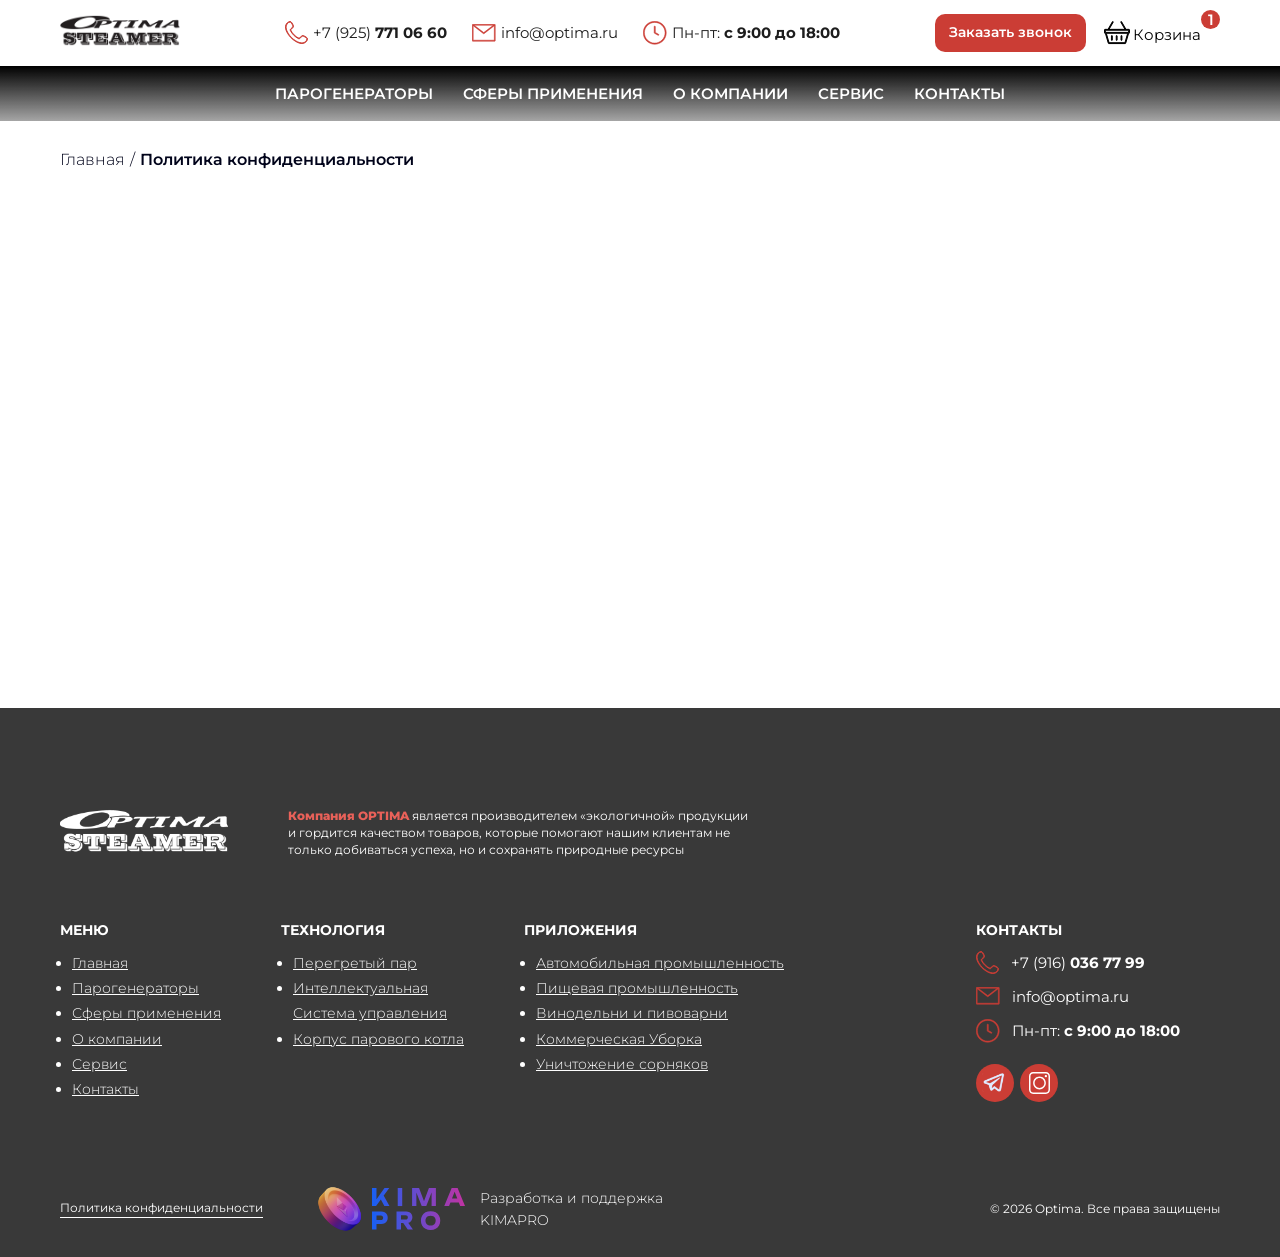
<file: policy.html>
<!DOCTYPE html>
<html lang="ru">
<head>
	<meta charset="UTF-8">
	<meta name="viewport" content="width=device-width, initial-scale=1, maximum-scale=1, user-scalable=no">
	<link rel="preconnect" href="https://fonts.googleapis.com">
	<link rel="preconnect" href="https://fonts.gstatic.com" crossorigin>
	<link href="https://fonts.googleapis.com/css2?family=Inter+Tight:ital,wght@0,100..900;1,100..900&family=Manrope:wght@200..800&family=Montserrat:ital,wght@0,100..900;1,100..900&display=swap" rel="stylesheet">

	<link rel="stylesheet" href="css/styles.css">
	<link rel="stylesheet" href="css/media.css">
	<link rel="stylesheet" type="text/css" href="css/slick-theme.css"/>
    <link rel="stylesheet" type="text/css" href="css/slick.css"/>
    <link rel="stylesheet" href="https://cdn.jsdelivr.net/npm/@fancyapps/ui/dist/fancybox.css" />

	<title>OPTIMA / ПОЛИТИКА КОНФИДЕНЦИАЛЬНОСТИ</title>
</head>
<body>
	<div class="wrapper ">
		<header class="header">
			<div class="full_container">
				
					<div class="header_content">
						<div class="header_content_uppart">
							<div class="main__container">
								<div class="header_content_uppart_container">
									<a class="header_content_uppart_logo" href="index.html">
										<img src="img/header_content_logo.svg" alt="">
									</a>
									<div class="header_content_uppart_contacts">
										<a class="header_content_uppart_phone" href="tel:+79257710660">
											<img src="img/header_content_phone.svg" alt="">
											<p>+7 (925)<strong> 771 06 60</strong></p>
										</a>
										<a class="header_content_uppart_mail" href="mailto:info@optima.ru">
											<img src="img/header_content_mail.svg" alt="">
											<p>info@optima.ru</p>
										</a>
										<div class="header_content_uppart_clock">
											<img src="img/header_content_clock.svg" alt="">
											<p>Пн-пт:<strong> с 9:00 до 18:00</strong></p>
										</div>
									</div>
								
									<div class="header_content_uppart_rightpart">
										<a class="header_content_uppart_order order_btn">
											Заказать звонок
										</a>
										<div class="header_content_uppart_rightpart_basket">
											<a href="basket.html">
												<img src="img/header_content_basket.svg" alt="">
												<p>Корзина</p>
												<div class="header_content_uppart_rightpart_basket_count">
													1
												</div>
											</a>
										</div>
										<button class="header_content_burger" id="hamb"> 
											<span></span>
										    <span></span>
										    <span></span>
										</button>
									</div>
								</div>
							</div>
						</div>

						<div class="header_content_downpart">
							<div class="main__container">
								<nav class="header_content_downpart_nav">
									<ul class="header_content_downpart_nav_list">
										<li class="header_content_downpart_nav_list_item">
											<a class="upper" href="dizelnye_parogeneratory.html">
												Парогенераторы
											</a>
											<div class="dropdown">
												<div class="dropdown_container">
													<div class="dropdown-column">
											          	<a href="dizelnye_parogeneratory.html">
											          		Дизельные парогенераторы
											          	</a>
											 			<a href="electricheskie_parogeneratory.html">
											 				Электрические парогенераторы
											          	</a>
										       		</div>
												</div>
								    		</div>
										</li>
										<li class="header_content_downpart_nav_list_item">
											<a class="upper" href="spheres.html">
												Сферы применения
											</a>
										</li>
										<li class="header_content_downpart_nav_list_item">
											<a class="upper" href="about.html">
												О компании
											</a>
										</li>
										<li class="header_content_downpart_nav_list_item">
											<a class="upper" href="service.html">
												Сервис
											</a>
										</li>
										<li class="header_content_downpart_nav_list_item">
											<a class="upper" href="contacts.html">
												Контакты
											</a>
										</li>
									</ul>
								</nav>
							</div>
						</div>
					</div>
				</div>
		</header>

		<div class="popup" id="popup">
			<div class="batmenu" id="batmenu">
				<div class="main__container main__container-popup">
					<div class="close_popup" id="close_popup">
			    	</div>  
			    	<div class="burger_content">
			    		<div class="burger_content_container">
			    			<div class="burger_content_list">
				    			<nav>
					    			<ul class="burger_content_list_items">
					    				<li class="burger_content_list_item">
					    					<a href="dizelnye_parogeneratory.html">
					    						Парогенераторы
					    					</a>
					    					<div class="burger_content_list_item_catalog">
					    						<a href="dizelnye_parogeneratory.html">
					    							Дизельные парогенераторы
					    						</a>
					    						<a href="electricheskie_parogeneratory.html">
					    							Электрические парогенераторы
					    						</a>
					    					</div>
					    				</li>
					    				<li class="burger_content_list_item">
					    					<a href="spheres.html">
					    						Сферы применения
					    					</a>
					    				</li>
					    				<li class="burger_content_list_item">
					    					<a href="about.html">
					    						О компании
					    					</a>
					    				</li>
					    				<li class="burger_content_list_item">
					    					<a href="service.html">
					    						Сервис
					    					</a>
					    				</li>
					    				<li class="burger_content_list_item">
					    					<a href="contacts.html">
					    						Контакты
					    					</a>
					    				</li>
					    			</ul>
				    			</nav>
			    			</div>
				    		<div class="burger_content_buttons">
				    			<a class="header_content_uppart_phone" href="tel:+79257710660">
									<img src="img/header_content_phone.svg" alt="">
									<p>+7 (925)<strong> 771 06 60</strong></p>
								</a>
								<a class="header_content_uppart_mail" href="mailto:info@optima.ru">
									<img src="img/header_content_mail.svg" alt="">
									<p>info@optima.ru</p>
								</a>
								<a class="header_content_uppart_order order_btn">
									Заказать звонок
								</a>
				    		</div>
			    		</div>
			    	</div>    
				</div>
			</div>
		</div>

		<div class="breadcrumbs">
			<div class="full_container">
				<div class="main__container">
					<div class="breadcrumbs_links">
						<a href="index.html">
							Главная
						</a>
						<p>/</p>
						<a href="policy.html">
							Политика конфиденциальности
						</a>
					</div>
				</div>
			</div>
		</div>

		<section class="policypage">
			<div class="full_container">
				<div class="main__container">
					<div class="policypage_content">
						
					</div>
				</div>
			</div>
		</section>

		<footer>
			<div class="full_container">
				<div class="main__container">
					<div class="footer_content">
						<div class="footer_content_header">
							<a href="index.html">
								<img src="img/footer_content_logo.svg" alt="">
							</a>
							<p><b>Компания OPTIMA </b>является производителем «экологичной» продукции и гордится качеством товаров, которые помогают нашим клиентам не только добиваться успеха, но и сохранять природные ресурсы</p>
						</div>
						<div class="footer_content_title">
							<div class="footer_content_title_container">
								<div class="footer_content_title_item">
									<h3 class="upper">Меню</h3>
									<ul>
										<li>
											<a href="index.html">
												Главная
											</a>
										</li>
										<li>
											<a href="dizelnye_parogeneratory.html">
												Парогенераторы
											</a>
										</li>
										<li>
											<a href="spheres.html">
												Сферы применения
											</a>
										</li>
										<li>
											<a href="about.html">
												О компании
											</a>
										</li>
										<li>
											<a href="service.html">
												Сервис
											</a>
										</li>
										<li>
											<a href="contacts.html">
												Контакты
											</a>
										</li>
									</ul>
								</div>
								<div class="footer_content_title_item">
									<h3 class="upper">ТЕХНОЛОГИЯ</h3>
									<ul>
										<li>
											<a href="#">
												Перегретый пар
											</a>
										</li>
										<li>
											<a href="#">
												Интеллектуальная <br>Система управления
											</a>
										</li>
										<li>
											<a href="#">
												Корпус парового котла
											</a>
										</li>
									</ul>
								</div>
								<div class="footer_content_title_item">
									<h3 class="upper">Приложения</h3>
									<ul>
										<li>
											<a href="spheres.html">
												Автомобильная промышленность
											</a>
										</li>
										<li>
											<a href="spheres.html">
												Пищевая промышленность
											</a>
										</li>
										<li>
											<a href="spheres.html">
												Винодельни и пивоварни
											</a>
										</li>
										<li>
											<a href="spheres.html">
												Коммерческая Уборка
											</a>
										</li>
										<li>
											<a href="spheres.html">
												Уничтожение сорняков
											</a>
										</li>
									</ul>
								</div>
							</div>
							
							<div class="footer_content_title_contacts">
								<h3 class="upper">Контакты</h3>
								<a href="tel:+79160367799">
									<img src="img/header_content_phone.svg" alt="">
									<p>+7 (916) <strong>036 77 99</strong></p>
								</a>
								<a href="mailto:info@optima.ru">
									<img src="img/header_content_mail.svg" alt="">
									<p>info@optima.ru</p>
								</a>
								<div class="footer_content_title_contacts_clock">
									<img src="img/header_content_clock.svg" alt="">
									<p>Пн-пт: <b>с 9:00 до 18:00</b></p>
								</div>
								<div class="footer_content_title_contacts_messengers">
									<a href="#" class="footer_content_title_contacts_messengers_item">
										<img src="img/footer_tg.svg" alt="">
									</a>
									<a href="#" class="footer_content_title_contacts_messengers_item">
										<img src="img/footer_ins.svg" alt="">
									</a>
								</div>
							</div>
						</div>
						<div class="footer_content_policy">
							<div class="footer_content_policy_leftpart">
								<a href="policy.html">
									Политика конфиденциальности 
								</a>
								<a class="footer_content_policy_leftpart_kima" href="https://kimapro.ru/">
									<img src="img/kima.svg" alt="">
									<p>Разработка и поддержка <br>KIMAPRO</p>
								</a>
							</div>
							
							<p>© 2026 Optima. Все права защищены</p>
						</div>
					</div>
				</div>
			</div>
		</footer>
	</div>

	<div class="modal-overlay" id="modalOverlay">
			<div class="modal_order" id="modal_order">
				<button class="close_btn_modal" id="closeBtn_modal" aria-label="Закрыть">
					<svg width="40" height="39" viewBox="0 0 40 39" fill="none" xmlns="http://www.w3.org/2000/svg">
						<line x1="1.06058" y1="0.353554" x2="39.0606" y2="38.3536" stroke="#252525"/>
						<line y1="-0.5" x2="53.7401" y2="-0.5" transform="matrix(-0.707107 0.707107 0.707107 0.707107 38.707 0.707108)" stroke="#252525"/>
					</svg>
				</button>
				<div class="modal_content">
					<div class="modal_content_container">
						<div class="modal_content_container_header">
							<h2>Заказать звонок</h2>
							<div class="modal_content_container_header_line">
								
							</div>
							<p>Менеджер перезвонит в течение 15 минут в рабочее время</p>
						</div>
						<form action="#" class="modal_order_form">
							<div class="modal_order_form_item">
								<p class="upper">Телефон</p>
								<input type="tel" name="" id="" placeholder="+7 (_) _-- -- ---" data-tel-input required="required">
							</div>
							<label class="custom_checkbox custom_checkbox_modal">
								<input type="checkbox" required>
								<span class="checkmark"></span>
								<div class="checkbox_title">
									<p>Нажимая на кнопку, вы соглашаетесь с </p>
									<a href="policy.html"> Политикой обработки персональных данных</a>
								</div>
							</label>
							<button type="submit" class="modal_order_form_btn">
								<p>Отправить заявку</p>
								<img src="img/firstsec_mainpage_arrow.svg" alt="">
							</button>
						</form>
					</div>
				</div>
			</div>
		</div>


		<script src="js/jquery-3.6.2.min.js"></script>
	 	<script src="js/slick.js"></script>
		<script src="js/slick.min.js"></script>
		<script src="js/main.js"></script> 
	</div>
</body>
</html>
</file>
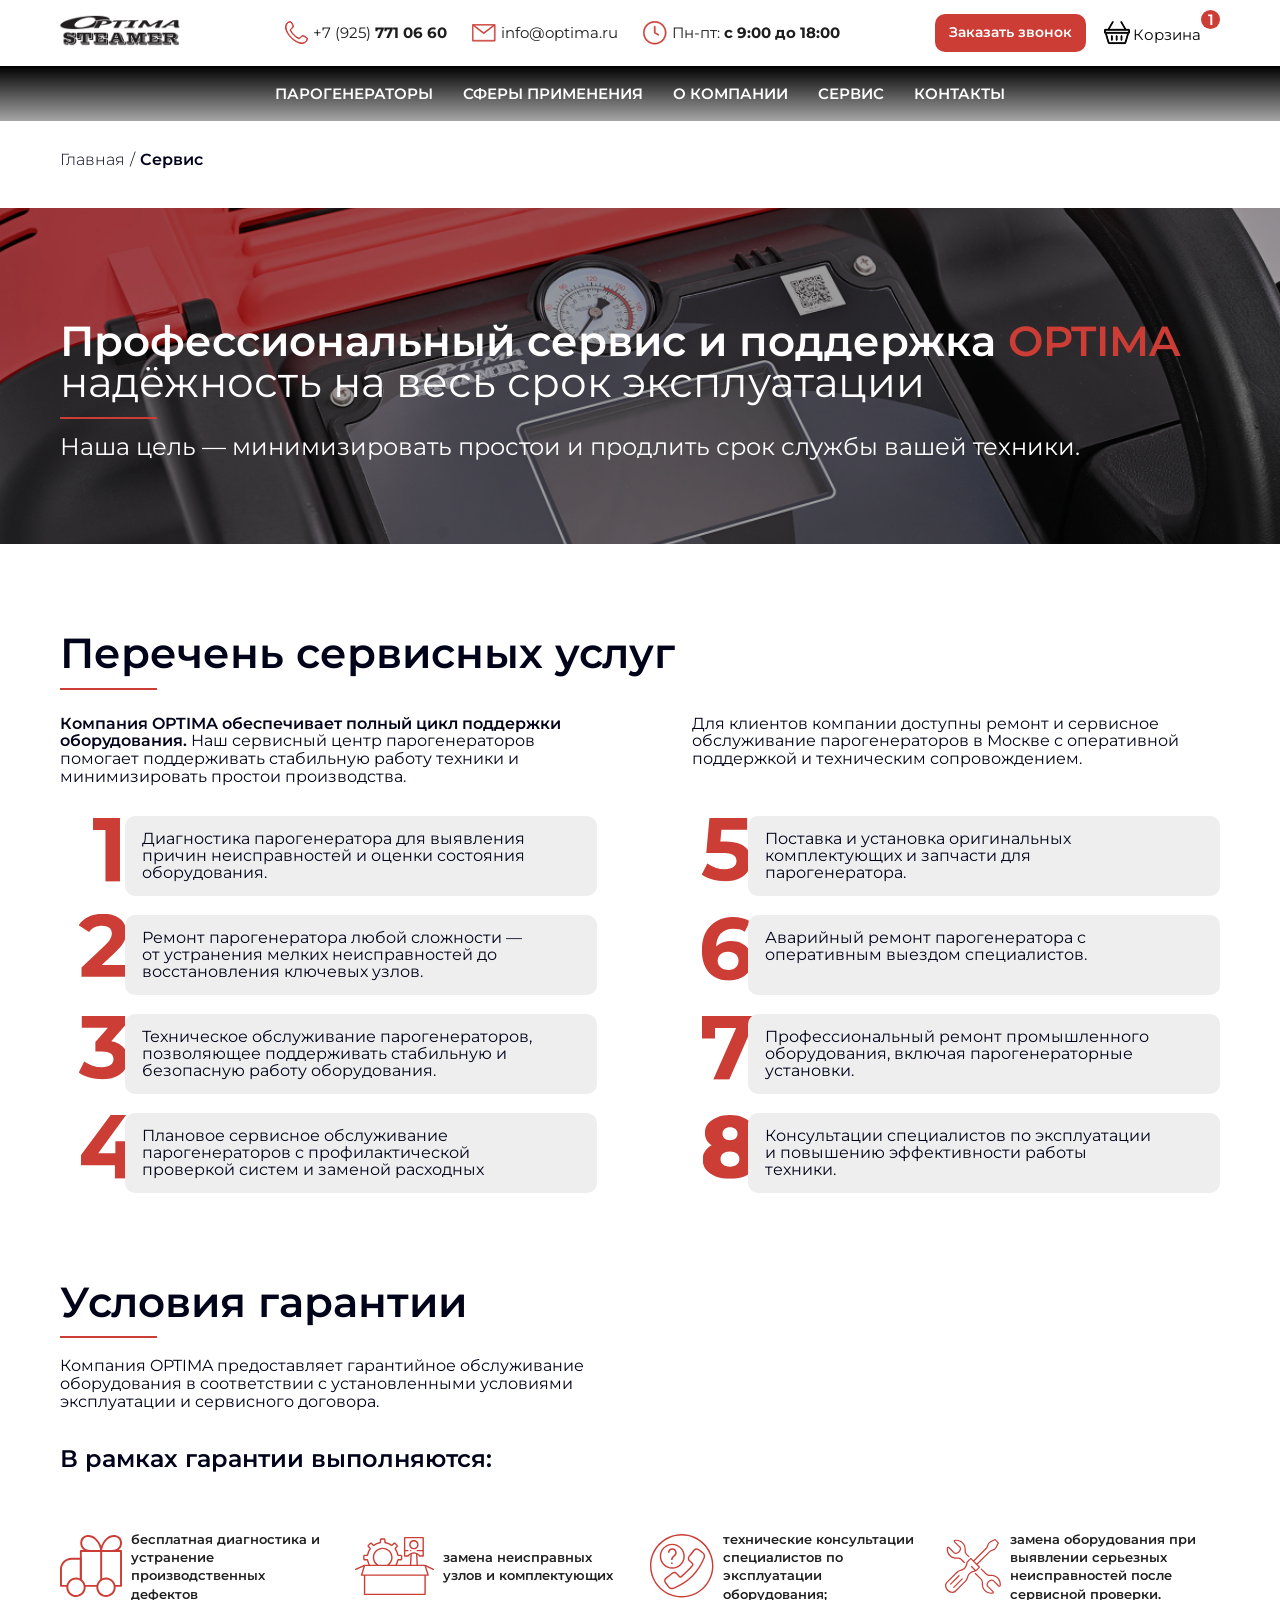
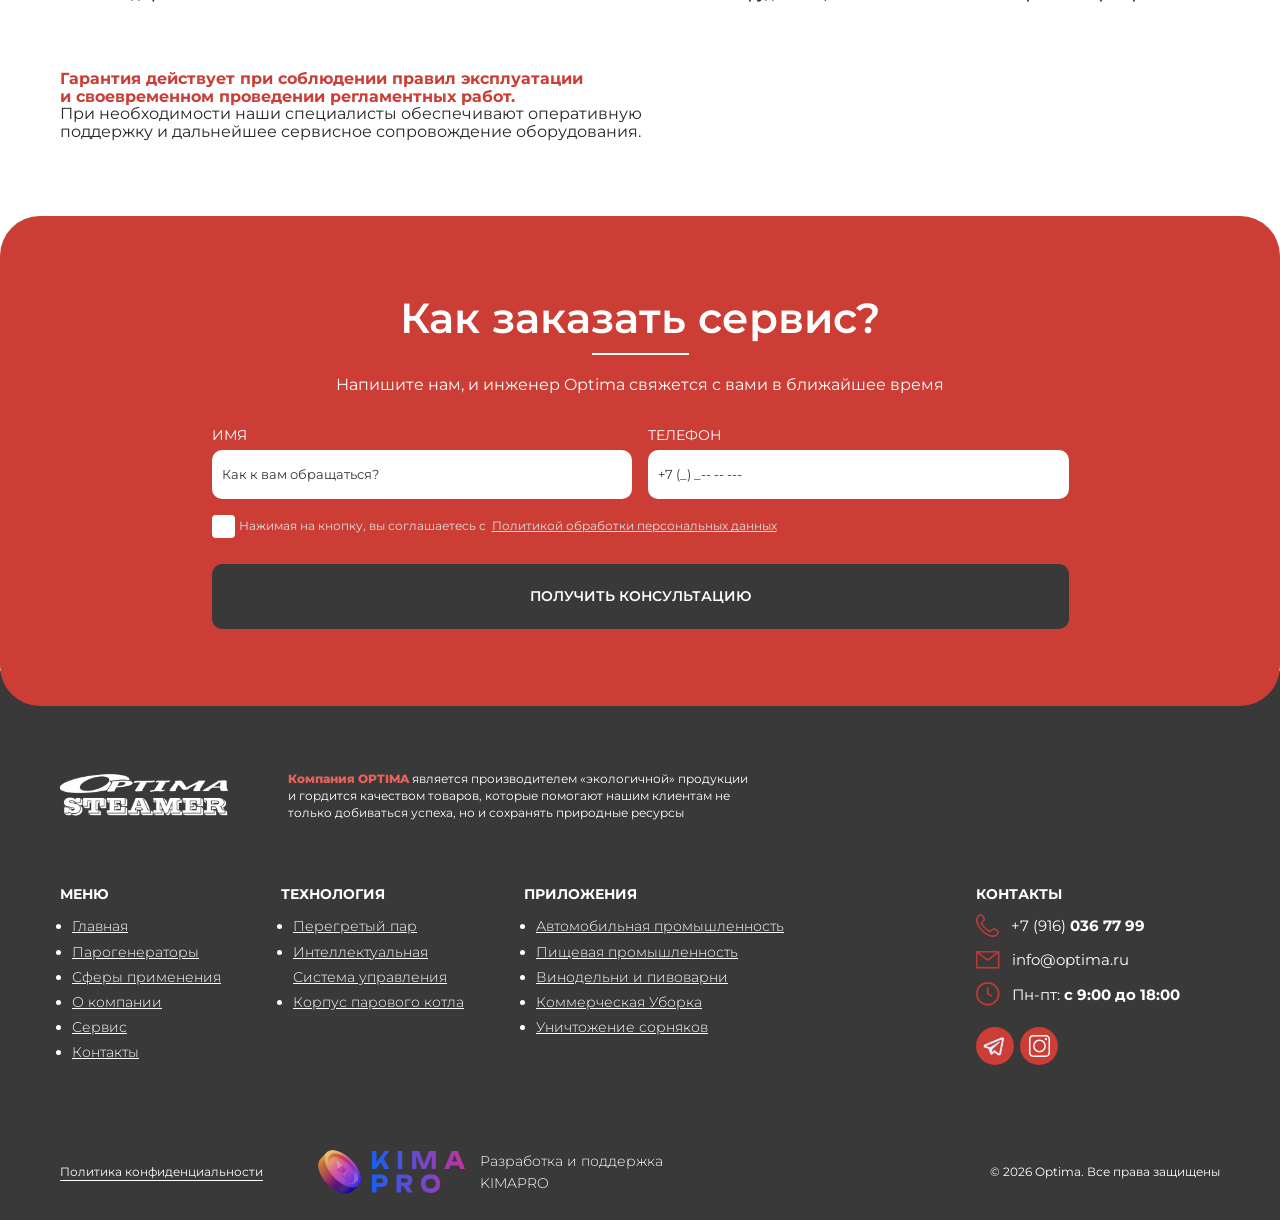
<file: service.html>
<!DOCTYPE html>
<html lang="ru">
<head>
	<meta charset="UTF-8">
	<meta name="viewport" content="width=device-width, initial-scale=1, maximum-scale=1, user-scalable=no">
	<link rel="preconnect" href="https://fonts.googleapis.com">
	<link rel="preconnect" href="https://fonts.gstatic.com" crossorigin>
	<link href="https://fonts.googleapis.com/css2?family=Inter+Tight:ital,wght@0,100..900;1,100..900&family=Manrope:wght@200..800&family=Montserrat:ital,wght@0,100..900;1,100..900&display=swap" rel="stylesheet">

	<link rel="stylesheet" href="css/styles.css">
	<link rel="stylesheet" href="css/media.css">
	<link rel="stylesheet" type="text/css" href="css/slick-theme.css"/>
    <link rel="stylesheet" type="text/css" href="css/slick.css"/>
    <link rel="stylesheet" href="https://cdn.jsdelivr.net/npm/@fancyapps/ui/dist/fancybox.css" />

	<title>OPTIMA / СЕРВИС</title>
</head>
<body>
	<div class="wrapper ">
		<header class="header">
			<div class="full_container">
				
					<div class="header_content">
						<div class="header_content_uppart">
							<div class="main__container">
								<div class="header_content_uppart_container">
									<a class="header_content_uppart_logo" href="index.html">
										<img src="img/header_content_logo.svg" alt="">
									</a>
									<div class="header_content_uppart_contacts">
										<a class="header_content_uppart_phone" href="tel:+79257710660">
											<img src="img/header_content_phone.svg" alt="">
											<p>+7 (925)<strong> 771 06 60</strong></p>
										</a>
										<a class="header_content_uppart_mail" href="mailto:info@optima.ru">
											<img src="img/header_content_mail.svg" alt="">
											<p>info@optima.ru</p>
										</a>
										<div class="header_content_uppart_clock">
											<img src="img/header_content_clock.svg" alt="">
											<p>Пн-пт:<strong> с 9:00 до 18:00</strong></p>
										</div>
									</div>
								
									<div class="header_content_uppart_rightpart">
										<a class="header_content_uppart_order order_btn">
											Заказать звонок
										</a>
										<div class="header_content_uppart_rightpart_basket">
											<a href="basket.html">
												<img src="img/header_content_basket.svg" alt="">
												<p>Корзина</p>
												<div class="header_content_uppart_rightpart_basket_count">
													1
												</div>
											</a>
										</div>
										<button class="header_content_burger" id="hamb"> 
											<span></span>
										    <span></span>
										    <span></span>
										</button>
									</div>
								</div>
							</div>
						</div>

						<div class="header_content_downpart">
							<div class="main__container">
								<nav class="header_content_downpart_nav">
									<ul class="header_content_downpart_nav_list">
										<li class="header_content_downpart_nav_list_item">
											<a class="upper" href="dizelnye_parogeneratory.html">
												Парогенераторы
											</a>
											<div class="dropdown">
												<div class="dropdown_container">
													<div class="dropdown-column">
											          	<a href="dizelnye_parogeneratory.html">
											          		Дизельные парогенераторы
											          	</a>
											 			<a href="electricheskie_parogeneratory.html">
											 				Электрические парогенераторы
											          	</a>
										       		</div>
												</div>
								    		</div>
										</li>
										<li class="header_content_downpart_nav_list_item">
											<a class="upper" href="spheres.html">
												Сферы применения
											</a>
										</li>
										<li class="header_content_downpart_nav_list_item">
											<a class="upper" href="about.html">
												О компании
											</a>
										</li>
										<li class="header_content_downpart_nav_list_item">
											<a class="upper" href="service.html">
												Сервис
											</a>
										</li>
										<li class="header_content_downpart_nav_list_item">
											<a class="upper" href="contacts.html">
												Контакты
											</a>
										</li>
									</ul>
								</nav>
							</div>
						</div>
					</div>
				</div>
		</header>

		<div class="popup" id="popup">
			<div class="batmenu" id="batmenu">
				<div class="main__container main__container-popup">
					<div class="close_popup" id="close_popup">
			    	</div>  
			    	<div class="burger_content">
			    		<div class="burger_content_container">
			    			<div class="burger_content_list">
				    			<nav>
					    			<ul class="burger_content_list_items">
					    				<li class="burger_content_list_item">
					    					<a href="dizelnye_parogeneratory.html">
					    						Парогенераторы
					    					</a>
					    					<div class="burger_content_list_item_catalog">
					    						<a href="dizelnye_parogeneratory.html">
					    							Дизельные парогенераторы
					    						</a>
					    						<a href="electricheskie_parogeneratory.html">
					    							Электрические парогенераторы
					    						</a>
					    					</div>
					    				</li>
					    				<li class="burger_content_list_item">
					    					<a href="spheres.html">
					    						Сферы применения
					    					</a>
					    				</li>
					    				<li class="burger_content_list_item">
					    					<a href="about.html">
					    						О компании
					    					</a>
					    				</li>
					    				<li class="burger_content_list_item">
					    					<a href="service.html">
					    						Сервис
					    					</a>
					    				</li>
					    				<li class="burger_content_list_item">
					    					<a href="contacts.html">
					    						Контакты
					    					</a>
					    				</li>
					    			</ul>
				    			</nav>
			    			</div>
				    		<div class="burger_content_buttons">
				    			<a class="header_content_uppart_phone" href="tel:+79257710660">
									<img src="img/header_content_phone.svg" alt="">
									<p>+7 (925)<strong> 771 06 60</strong></p>
								</a>
								<a class="header_content_uppart_mail" href="mailto:info@optima.ru">
									<img src="img/header_content_mail.svg" alt="">
									<p>info@optima.ru</p>
								</a>
								<a class="header_content_uppart_order order_btn">
									Заказать звонок
								</a>
				    		</div>
			    		</div>
			    	</div>    
				</div>
			</div>
		</div>

		<div class="breadcrumbs">
			<div class="full_container">
				<div class="main__container">
					<div class="breadcrumbs_links">
						<a href="index.html">
							Главная
						</a>
						<p>/</p>
						<a href="service.html">
							Сервис
						</a>
					</div>
				</div>
			</div>
		</div>

		<section class="firstsec_servicepage">
			<div class="full_container">
				<div class="main__container">
					<div class="firstsec_servicepage_content">
						<h1>Профессиональный сервис и поддержка <b>OPTIMA</b> <strong>надёжность на весь срок эксплуатации</strong></h1>
						<div class="firstsec_servicepage_content_line">
								
						</div>
						<p>Наша цель — минимизировать простои и продлить срок службы вашей техники. </p>
					</div>
				</div>
			</div>
		</section>

		<section class="benefitssec_mainpage benefitssec_servicepage">
			<div class="full_container">
				<div class="main__container">
					<div class="benefitssec_mainpage_content">
						<div class="benefitssec_mainpage_content_header">
							<h2>Перечень сервисных услуг</h2>
							<div class="benefitssec_mainpage_content_header_line">
								
							</div>
							<div class="benefitssec_servicepage_content_header">
								<p><b>Компания OPTIMA обеспечивает полный цикл поддержки оборудования.</b> Наш сервисный центр парогенераторов помогает поддерживать стабильную работу техники и минимизировать простои производства.</p>
								<p>Для клиентов компании доступны ремонт и сервисное обслуживание парогенераторов в Москве с оперативной поддержкой и техническим сопровождением.</p>
							</div>
						</div>
						<div class="benefitssec_mainpage_content_list benefitssec_servicepage_content_list">
							<div class="benefitssec_mainpage_content_list_item">
								<img src="img/benefitssec_mainpage_content_list_item_1.svg">
								<div class="benefitssec_mainpage_content_list_item_title">
									<p>Диагностика парогенератора для выявления причин неисправностей и оценки состояния оборудования.</p>
								</div>
							</div>
							<div class="benefitssec_mainpage_content_list_item">
								<img src="img/benefitssec_mainpage_content_list_item_2.svg">
								<div class="benefitssec_mainpage_content_list_item_title">
									<p>Ремонт парогенератора любой сложности — от устранения мелких неисправностей до восстановления ключевых узлов.</p>
								</div>
							</div>
							<div class="benefitssec_mainpage_content_list_item">
								<img src="img/benefitssec_mainpage_content_list_item_3.svg">
								<div class="benefitssec_mainpage_content_list_item_title">
									<p>Техническое обслуживание парогенераторов, позволяющее поддерживать стабильную и безопасную работу оборудования.</p>
								</div>
							</div>
							<div class="benefitssec_mainpage_content_list_item">
								<img src="img/benefitssec_mainpage_content_list_item_4.svg">
								<div class="benefitssec_mainpage_content_list_item_title">
									<p>Плановое сервисное обслуживание парогенераторов с профилактической проверкой систем и заменой расходных материалов.</p>
								</div>
							</div>
							<div class="benefitssec_mainpage_content_list_item">
								<img src="img/benefitssec_mainpage_content_list_item_5.svg">
								<div class="benefitssec_mainpage_content_list_item_title">
									<p>Поставка и установка оригинальных комплектующих и запчасти для парогенератора.</p>
								</div>
							</div>
							<div class="benefitssec_mainpage_content_list_item">
								<img src="img/benefitssec_mainpage_content_list_item_6.svg">
								<div class="benefitssec_mainpage_content_list_item_title">
									<p>Аварийный ремонт парогенератора с оперативным выездом специалистов.</p>
								</div>
							</div>
							<div class="benefitssec_mainpage_content_list_item">
								<img src="img/benefitssec_mainpage_content_list_item_7.svg">
								<div class="benefitssec_mainpage_content_list_item_title">
									<p>Профессиональный ремонт промышленного оборудования, включая парогенераторные установки.</p>
								</div>
							</div>
							<div class="benefitssec_mainpage_content_list_item">
								<img src="img/benefitssec_mainpage_content_list_item_8.svg">
								<div class="benefitssec_mainpage_content_list_item_title">
									<p>Консультации специалистов по эксплуатации и повышению эффективности работы техники.</p>
								</div>
							</div>
						</div>
					</div>
				</div>
			</div>
		</section>

		<section class="warrantysec_servicepage">
			<div class="full_container">
				<div class="main__container">
					<div class="warrantysec_servicepage_content">
						<div class="warrantysec_servicepage_content_header">
							<h2>Условия гарантии</h2>
							<div class="warrantysec_servicepage_content_header_line">
								
							</div>
							<p>Компания OPTIMA предоставляет гарантийное обслуживание оборудования в соответствии с установленными условиями эксплуатации и сервисного договора.</p>
						</div>
						<div class="warrantysec_servicepage_content_title">
							<h3>В рамках гарантии выполняются:</h3>
							<div class="warrantysec_servicepage_content_title_list">
								<div class="warrantysec_servicepage_content_title_list_item">
									<img src="img/warrantysec_servicepage_content_title_list_item_1.svg" alt="">
									<p>бесплатная диагностика и устранение производственных дефектов</p>
								</div>
								<div class="warrantysec_servicepage_content_title_list_item">
									<img src="img/warrantysec_servicepage_content_title_list_item_2.svg" alt="">
									<p>замена неисправных узлов и комплектующих</p>
								</div>
								<div class="warrantysec_servicepage_content_title_list_item">
									<img src="img/warrantysec_servicepage_content_title_list_item_3.svg" alt="">
									<p>технические консультации специалистов по эксплуатации оборудования;</p>
								</div>
								<div class="warrantysec_servicepage_content_title_list_item">
									<img src="img/warrantysec_servicepage_content_title_list_item_4.svg" alt="">
									<p>замена оборудования при выявлении серьезных неисправностей после сервисной проверки.</p>
								</div>
							</div>
							<div class="warrantysec_servicepage_content_title_info">
								<p><b>Гарантия действует при соблюдении правил эксплуатации и своевременном проведении регламентных работ. </b> При необходимости наши специалисты обеспечивают оперативную поддержку и дальнейшее сервисное сопровождение оборудования.</p>
							</div>
						</div>
						
					</div>
				</div>
			</div>
		</section>



		<section class="formsec_mainpage formsec_servicepage">
			<div class="full_container">
				<div class="main__container">
					<div class="formsec_mainpage_content">
						<div class="formsec_mainpage_content_header">
							<h2>Как заказать сервис?</h2>
							<div class="formsec_mainpage_content_header_line">
								
							</div>
							<p>Напишите нам, и инженер Optima свяжется с вами в ближайшее время</p>
						</div>
						<div class="formsec_mainpage_content_form_container">
							<form class="formsec_mainpage_content_form" action="#">
								<div class="formsec_mainpage_content_form_item">
									<p class="upper">Имя</p>
									<input type="text" name="" id="" placeholder="Как к вам обращаться?" required="required">
								</div>
								<div class="formsec_mainpage_content_form_item">
									<p class="upper">Телефон</p>
									<input type="tel" name="" id="" placeholder="+7 (_) _-- -- ---" data-tel-input required="required">
								</div>
								<label class="custom_checkbox">
								  	<input type="checkbox" required>
								  	<span class="checkmark"></span>
								  		<div class="checkbox_title">
											<p>Нажимая на кнопку, вы соглашаетесь с </p>
											<a href="policy.html"> Политикой обработки персональных данных</a>
										</div>
								</label>
								<button type="submit" class="formsec_mainpage_content_form_btn upper">
									Получить консультацию
								</button>
							</form>
						</div>
					</div>
				</div>
			</div>
		</section>



		<footer>
			<div class="full_container">
				<div class="main__container">
					<div class="footer_content">
						<div class="footer_content_header">
							<a href="index.html">
								<img src="img/footer_content_logo.svg" alt="">
							</a>
							<p><b>Компания OPTIMA </b>является производителем «экологичной» продукции и гордится качеством товаров, которые помогают нашим клиентам не только добиваться успеха, но и сохранять природные ресурсы</p>
						</div>
						<div class="footer_content_title">
							<div class="footer_content_title_container">
								<div class="footer_content_title_item">
									<h3 class="upper">Меню</h3>
									<ul>
										<li>
											<a href="index.html">
												Главная
											</a>
										</li>
										<li>
											<a href="dizelnye_parogeneratory.html">
												Парогенераторы
											</a>
										</li>
										<li>
											<a href="spheres.html">
												Сферы применения
											</a>
										</li>
										<li>
											<a href="about.html">
												О компании
											</a>
										</li>
										<li>
											<a href="service.html">
												Сервис
											</a>
										</li>
										<li>
											<a href="contacts.html">
												Контакты
											</a>
										</li>
									</ul>
								</div>
								<div class="footer_content_title_item">
									<h3 class="upper">ТЕХНОЛОГИЯ</h3>
									<ul>
										<li>
											<a href="#">
												Перегретый пар
											</a>
										</li>
										<li>
											<a href="#">
												Интеллектуальная <br>Система управления
											</a>
										</li>
										<li>
											<a href="#">
												Корпус парового котла
											</a>
										</li>
									</ul>
								</div>
								<div class="footer_content_title_item">
									<h3 class="upper">Приложения</h3>
									<ul>
										<li>
											<a href="spheres.html">
												Автомобильная промышленность
											</a>
										</li>
										<li>
											<a href="spheres.html">
												Пищевая промышленность
											</a>
										</li>
										<li>
											<a href="spheres.html">
												Винодельни и пивоварни
											</a>
										</li>
										<li>
											<a href="spheres.html">
												Коммерческая Уборка
											</a>
										</li>
										<li>
											<a href="spheres.html">
												Уничтожение сорняков
											</a>
										</li>
									</ul>
								</div>
							</div>
							
							<div class="footer_content_title_contacts">
								<h3 class="upper">Контакты</h3>
								<a href="tel:+79160367799">
									<img src="img/header_content_phone.svg" alt="">
									<p>+7 (916) <strong>036 77 99</strong></p>
								</a>
								<a href="mailto:info@optima.ru">
									<img src="img/header_content_mail.svg" alt="">
									<p>info@optima.ru</p>
								</a>
								<div class="footer_content_title_contacts_clock">
									<img src="img/header_content_clock.svg" alt="">
									<p>Пн-пт: <b>с 9:00 до 18:00</b></p>
								</div>
								<div class="footer_content_title_contacts_messengers">
									<a href="#" class="footer_content_title_contacts_messengers_item">
										<img src="img/footer_tg.svg" alt="">
									</a>
									<a href="#" class="footer_content_title_contacts_messengers_item">
										<img src="img/footer_ins.svg" alt="">
									</a>
								</div>
							</div>
						</div>
						<div class="footer_content_policy">
							<div class="footer_content_policy_leftpart">
								<a href="policy.html">
									Политика конфиденциальности 
								</a>
								<a class="footer_content_policy_leftpart_kima" href="https://kimapro.ru/">
									<img src="img/kima.svg" alt="">
									<p>Разработка и поддержка <br>KIMAPRO</p>
								</a>
							</div>
							
							<p>© 2026 Optima. Все права защищены</p>
						</div>
					</div>
				</div>
			</div>
		</footer>
	</div>

	<div class="modal-overlay" id="modalOverlay">
			<div class="modal_order" id="modal_order">
				<button class="close_btn_modal" id="closeBtn_modal" aria-label="Закрыть">
					<svg width="40" height="39" viewBox="0 0 40 39" fill="none" xmlns="http://www.w3.org/2000/svg">
						<line x1="1.06058" y1="0.353554" x2="39.0606" y2="38.3536" stroke="#252525"/>
						<line y1="-0.5" x2="53.7401" y2="-0.5" transform="matrix(-0.707107 0.707107 0.707107 0.707107 38.707 0.707108)" stroke="#252525"/>
					</svg>
				</button>
				<div class="modal_content">
					<div class="modal_content_container">
						<div class="modal_content_container_header">
							<h2>Заказать звонок</h2>
							<div class="modal_content_container_header_line">
								
							</div>
							<p>Менеджер перезвонит в течение 15 минут в рабочее время</p>
						</div>
						<form action="#" class="modal_order_form">
							<div class="modal_order_form_item">
								<p class="upper">Телефон</p>
								<input type="tel" name="" id="" placeholder="+7 (_) _-- -- ---" data-tel-input required="required">
							</div>
							<label class="custom_checkbox custom_checkbox_modal">
								<input type="checkbox" required>
								<span class="checkmark"></span>
								<div class="checkbox_title">
									<p>Нажимая на кнопку, вы соглашаетесь с </p>
									<a href="policy.html"> Политикой обработки персональных данных</a>
								</div>
							</label>
							<button type="submit" class="modal_order_form_btn">
								<p>Отправить заявку</p>
								<img src="img/firstsec_mainpage_arrow.svg" alt="">
							</button>
						</form>
					</div>
				</div>
			</div>
		</div>


		<script src="js/jquery-3.6.2.min.js"></script>
	 	<script src="js/slick.js"></script>
		<script src="js/slick.min.js"></script>
		<script src="js/main.js"></script> 
	</div>
</body>
</html>
</file>
<file: css/styles.css>
/*----глобальные стили----*/
    html, body {
      margin: 0;
      padding: 0;
    }

    html{
      scroll-behavior: smooth;
      font-size: 16px;
    }

    body{
      font-family: 'Open Sans', sans-serif;
      min-height: 100%;
      display: grid;
      grid-template-rows: auto 1fr auto;
      position: relative;
      overflow-x: hidden;
    }

    ul,li {
      margin: 0px;
      padding: 0px;
      
    }

    h1,h2,h3,h4,p{
      margin: 0px;
      
    }

    .wrapper{
      font-family: 'Open Sans', sans-serif;
      background: #FFFFFF;
      min-height: 100%;
      display: grid !important;
      grid-template-rows: auto 1fr auto;
      position: relative;
      width: 100%;
    }

    .upper{
      text-transform: uppercase;
    }

/*----шрифты----*/


/*----------------------СТИЛИ---------------------------*/

.main__container{
  max-width: 1160px;
  width: 100%;
  margin: 0 auto;
  position: relative;
}

.full__container{
  max-width: 8000px;
  width: 100%;
  position: relative;
}

section{
  padding-left: 20px;
  padding-right: 20px;
}

footer{
  padding-left: 20px;
  padding-right: 20px;
}

.noscroll{
  overflow: hidden !important;
}

/*=======СКРОЛЛБАР========*/
/* Firefox */
* {
  scrollbar-width: thin;
  scrollbar-color: #CB3D35 #FFFFFF ;
}

/* Chrome, Edge, Safari */
::-webkit-scrollbar {
  width: 10px;
  height: 10px;
}

::-webkit-scrollbar-track {
  background: #CB3D35;
}

::-webkit-scrollbar-thumb {
  background: #FCF48F;
  border-radius: 10px;
  border: 2px solid #CB3D35;
}

::-webkit-scrollbar-thumb:hover {
  background: #f6ed6b;
}

@keyframes shineMove {
    0% {
        left: -120%;
    }
    100% {
        left: 120%;
    }
}

@keyframes fadeIn {
  0% {
    opacity: 0;
    transform: translateY(20px);
  }
  100% {
    opacity: 1;
    transform: translateY(0);
  }
}

/*----------------------ГЛАВНАЯ СТРАНИЦА---------------------------*/

header{
  position: fixed;
  top: 0;
  left: 0;
  width: 100%;
  z-index: 1000;
}

.header_content_burger{
  display: none;
}

.popup{
  display: none;
}

.header_content{
  display: flex;
  flex-direction: column;
  
}

.header_content_uppart{
  padding-top: 14px;
  padding-bottom: 14px;
  background: #FFFFFF;
}

.header_content_uppart_container{
  display: flex;
  align-items: center;
  justify-content: space-between;
}

.header_content_uppart_contacts{
  display: flex;
  align-items: center;
  column-gap: 25px;
  padding-left: 10px;
}

.header_content_uppart_contacts a > p{
  position: relative;
}

.header_content_uppart_contacts a > p::after {
  content: "";
  position: absolute;
  left: 0;
  bottom: -2px;
  width: 100%;
  height: 1px;
  background: #CB3D35;
  transform: scaleX(0);
  transform-origin: left;
  transition: transform 0.3s ease;
}

.header_content_uppart_contacts a:hover > p::after {
  transform: scaleX(1);
  color: #CB3D35;
}

.header_content_uppart_contacts a:hover > p {
  color: #CB3D35;
  transition: color 0.5s ease;
}

.header_content_uppart_contacts a:hover > p > strong {
  color: #CB3D35;
  transition: color 0.5s ease;
}

.header_content_uppart_phone{
  display: flex;
  column-gap: 5px;
  align-items: center;
  text-decoration: none;
}

.header_content_uppart_phone p{
  font-family: "Montserrat", sans-serif;
  font-size: 0.938rem;
  font-weight: 400;
  font-style: normal;
  line-height: 140%;
  color: #1D1D1D;
}

.header_content_uppart_phone strong{
  font-family: "Montserrat", sans-serif;
  font-size: 0.938rem;
  font-weight: 700;
  font-style: normal;
  line-height: 140%;
  color: #1D1D1D;
}

.header_content_uppart_mail{
  display: flex;
  column-gap: 5px;
  align-items: center;
  text-decoration: none;
}

.header_content_uppart_mail p{
  font-family: "Montserrat", sans-serif;
  font-size: 0.938rem;
  font-weight: 400;
  font-style: normal;
  line-height: 140%;
  color: #1D1D1D;
}

.header_content_uppart_clock{
  display: flex;
  column-gap: 5px;
  align-items: center;
  text-decoration: none;
}

.header_content_uppart_clock p{
  font-family: "Montserrat", sans-serif;
  font-size: 0.938rem;
  font-weight: 400;
  font-style: normal;
  line-height: 140%;
  color: #1D1D1D;
}

.header_content_uppart_rightpart{
  display: flex;
  align-items: center;
  column-gap: 18px;
}

.header_content_uppart_order{
  display: flex;
  justify-content: center;
  align-items: center;
  font-family: "Montserrat", sans-serif;
  font-size: 0.875rem;
  font-weight: 600;
  font-style: normal;
  line-height: 140%;
  color: #FFFFFF;
  background: #CB3D35;
  border-radius: 10px;
  padding-top: 9px;
  padding-bottom: 9px;
  text-decoration: none;
  max-width: 151px;
  width: 100%;
  transition: background 0.4s ease, color 0.4s ease;
  position: relative;
  overflow: hidden;
  padding-left: 14px;
  padding-right: 14px;
  cursor: pointer;
}

.header_content_uppart_order::before {
  content: "";
  position: absolute;
  top: 0;
  left: -120%;
  width: 40%;
  height: 100%;
  background: linear-gradient( 120deg, rgba(255,255,255,0) 0%, rgba(255,255,255,0.2) 50%, rgba(255,255,255,0) 100% );
  transform: skewX(-25deg);
  animation: shineMove 3s linear infinite;
}

.header_content_uppart_order:hover{
  background: #e04f46;
}


.header_content_uppart_rightpart_basket a{
  display: flex;
  align-items: end;
  column-gap: 3px;
  text-decoration: none;
  position: relative;
  padding-right: 19px;
}

.header_content_uppart_rightpart_basket a > p{
  font-family: "Montserrat", sans-serif;
  font-size: 0.938rem;
  font-weight: 400;
  font-style: normal;
  line-height: 140%;
  color: #000000;
  transition: color 0.4s ease;
}

.header_content_uppart_rightpart_basket:hover > a > p {
  color: #CB3D35;

}

.header_content_uppart_rightpart_basket_count{
  width: 19px;
  height: 19px;
  border-radius: 50%;
  background: #CB3D35;
  font-family: "Montserrat", sans-serif;
  font-size: 0.938rem;
  font-weight: 600;
  font-style: normal;
  line-height: 140%;
  color: #FFFFFF;
  display: flex;
  justify-content: center;
  align-items: center;
  position: absolute;
  right: 0;
  top: -11px;
}

.header_content_downpart{
  display: flex;
  align-items: center;
  justify-content: center;
  padding-top: 17px;
  padding-bottom: 17px;
  background: linear-gradient(180deg,rgba(0, 0, 0, 1) 0%, rgba(31, 31, 31, 0.4) 100%);
}

.header_content_downpart_nav_list{
  list-style-type: none;
  display: flex;
  justify-content: center;
  column-gap: 30px;
}

.header_content_downpart_nav_list_item a{
  display: flex;
  text-decoration: none;
  font-family: "Montserrat", sans-serif;
  font-size: 0.938rem;
  font-weight: 600;
  font-style: normal;
  line-height: 140%;
  color: #FFFFFF;
}

.header_content_downpart_nav_list_item a{
  display: flex;
  text-decoration: none;
  font-family: "Montserrat", sans-serif;
  font-size: 0.938rem;
  font-weight: 600;
  font-style: normal;
  line-height: 140%;
  color: #FFFFFF;
  position: relative;
  transition: color 0.4s ease;
}

.header_content_downpart_nav_list_item a::after {
  content: "";
  position: absolute;
  left: 0;
  bottom: -4px;
  width: 100%;
  height: 2px;
  background: #E4534A;
  transform: scaleX(0);
  transform-origin: left;
  transition: transform 0.5s ease;
}

.header_content_downpart_nav_list_item a:hover::after {
  transform: scaleX(1);
  color: #E4534A;
}

.header_content_downpart_nav_list_item a:hover {
  color: #E4534A;
}


/* DROPDOWN */
.dropdown {
  position: absolute;
  top: 86%;
  padding-top: 20px;
  left: 0;
  z-index: 10;
  opacity: 0;
  visibility: hidden;
  transform: translateY(10px);
  transition: 0.3s ease;
  
  
}

.dropdown_container{
  background: rgba(51, 51, 51, 1);
  border-radius: 10px;
  padding-top: 18px;
  padding-bottom: 23px;
  padding-left: 26px;
  padding-right: 30px;
  justify-content: space-between;
  max-width: 305px;
  width: 713px;
  display: flex;
  column-gap: 35px;
}

/* показываем при hover */
.header_content_downpart_nav_list_item:nth-child(1):hover .dropdown {
  opacity: 1;
  visibility: visible;
  transform: translateY(0);
}

.header_content_downpart_nav_list_item:nth-child(1){
  position: relative;
  cursor: pointer;
}

/* колонки */
.dropdown-column {
  display: flex;
  flex-direction: column;
  width: 100%;
  row-gap: 10px;
}

.dropdown-column a {
  text-decoration: none;
  opacity: 0.8;
  transition: 0.2s;
  font-family: "Montserrat", sans-serif;
  font-size: 0.938rem;
  font-weight: 600;
  font-style: normal;
  line-height: 140%;
  color: #FFFFFF;
  width: fit-content;
  text-transform: uppercase;
}

/* hover */
.dropdown-column a:hover {
  opacity: 1;
}

/* активный пункт */
.dropdown-column a.active {
  color: #CB3D35;
  font-weight: 700;
  border-bottom: 2px solid #FCF48F;
  padding-bottom: 2px;
}

.dropdown-column a::after {
  content: "";
  position: absolute;
  left: 0;
  bottom: 3px;
  width: 100%;
  height: 1px;
  background: #CB3D35;
  transition: transform 0.3s ease;
}















.firstsec_mainpage{
  background: url(../img/firstsec_mainpage.png);
  background-size: cover;
  margin-top: 65px;
  
  z-index: 100;
  border-radius: 40px;

}

.firstsec_mainpage_content{
  display: flex;
  justify-content: space-between;
}

.firstsec_mainpage_content_title{
  display: flex;
  flex-direction: column;
  max-width: 736px;
  width: 100%;
  padding-top: 192px;
  padding-bottom: 156px;
}

.firstsec_mainpage_content_title_header{
  display: flex;
  flex-direction: column;
}

.firstsec_mainpage_content_title_header h1{
  font-family: "Montserrat", sans-serif;
  font-size: 2.75rem;
  font-weight: 400;
  font-style: normal;
  line-height: 130%;
  color: #FFFFFF;
}

.firstsec_mainpage_content_title_header h1 > b{
  font-family: "Montserrat", sans-serif;
  font-size: 2.75rem;
  font-weight: 800;
  font-style: normal;
  line-height: 130%;
  color: #FFFFFF;
}

.firstsec_mainpage_content_title_header p{
  font-family: "Montserrat", sans-serif;
  font-size: 1.375rem;
  font-weight: 400;
  font-style: normal;
  line-height: 130%;
  color: #FFFFFF;
}

.firstsec_mainpage_content_title a{
  font-family: "Montserrat", sans-serif;
  font-size: 0.875rem;
  font-weight: 600;
  font-style: normal;
  line-height: 130%;
  color: #FFFFFF;
  margin-top: 15px;
  padding-top: 19px;
  padding-bottom: 19px;
  border-radius: 10px;
  background: #CB3D35;
  max-width: 230px;
  width: 100%;
  display: flex;
  justify-content: center;
  align-items: center;
  text-decoration: none;
  column-gap: 9px;
  transition: background 0.4s ease, color 0.4s ease;
  position: relative;
  overflow: hidden;
}

.firstsec_mainpage_content_title a::before {
  content: "";
  position: absolute;
  top: 0;
  left: -120%;
  width: 40%;
  height: 100%;
  background: linear-gradient( 120deg, rgba(255,255,255,0) 0%, rgba(255,255,255,0.2) 50%, rgba(255,255,255,0) 100% );
  transform: skewX(-25deg);
  animation: shineMove 3s linear infinite;
}

.firstsec_mainpage_content_title a:hover{
  background: #e04f46;
}

.firstsec_mainpage_content_image {
  margin-top: 55px;
  margin-right: -20px;
}

.firstsec_mainpage_content_advantages{
  background: #CB3D35;
  border-radius: 23px;
  padding-bottom: 15px;
  margin-bottom: -90px;
}

.firstsec_mainpage_content_advantages_list{
  display: flex;
  justify-content: space-between;
  padding-left: 40px;
  padding-right: 40px;
  background: #EEEEEE;
  border-radius: 23px;
  padding-top: 25px;
  padding-bottom: 23px;
}

.firstsec_mainpage_content_advantages_list_item{
  display: flex;
  align-items: center;
  column-gap: 10px;
}

.firstsec_mainpage_content_advantages_list_item_title{
  display: flex;
  flex-direction: column;
  justify-content: space-between;
}

.firstsec_mainpage_content_advantages_list_item_title h3{
  font-family: "Montserrat", sans-serif;
  font-size: 1rem;
  font-weight: 800;
  font-style: normal;
  line-height: 166%;
  color: #1F1F1F;
  letter-spacing: 3%;
}

.firstsec_mainpage_content_advantages_list_item_title p{
  font-family: "Montserrat", sans-serif;
  font-size: 1rem;
  font-weight: 400;
  font-style: normal;
  line-height: 106%;
  color: #1F1F1F;
  letter-spacing: 3%;
  max-width: 270px;
  margin-top: 8px;
}

.firstsec_mainpage_content_advantages_list_item img{
  width: fit-content;
  flex-shrink: 0;
}

.firstsec_mainpage_content_title_header > p:nth-child(2) > b:nth-child(1) {
  display: none;
}

.firstsec_mainpage_content_title_header h1 > b:nth-child(2) {
  font-weight: normal;
}


.firstsec_mainpage_content_title_header > p:nth-child(2) > span:nth-child(1) {
display: none;
}





.usesec_mainpage{
  margin-top: 221px;
}

.usesec_mainpage_content_header{
  display: flex;
  flex-direction: column;
}

.usesec_mainpage_content_header h2{
  font-family: "Montserrat", sans-serif;
  font-size: 2.625rem;
  font-weight: 600;
  font-style: normal;
  line-height: 140%;
  color: #00031A;
}

.usesec_mainpage_content_header h2 > b{
  font-family: "Montserrat", sans-serif;
  font-size: 2.625rem;
  font-weight: 600;
  font-style: normal;
  line-height: 140%;
  color: #CB3D35;
}

.usesec_mainpage_content_header_line{
  margin-top: 15px;
  margin-bottom: 15px;
  width: 97px;
  height: 2px;
  background: #CB3D35;
}

.usesec_mainpage_content_header p{
  font-family: "Montserrat", sans-serif;
  font-size: 1rem;
  font-weight: 400;
  font-style: normal;
  line-height: 106%;
  color: #00031A;
  max-width: 630px;
}

.usesec_mainpage_content_list{
  margin-top: 25px;
  display: grid;
  grid-template-columns: 1fr 1fr 1fr;
  column-gap: 29px;
  row-gap: 24px;
}

.usesec_mainpage_content_list_item{
  max-width: 335px;
  height: 206px;
  width: 100%;
  display: flex;
  border-radius: 23px;
  padding-top: 15px;
  padding-left: 15px;
  padding-right: 18px;
  padding-bottom: 15px;
  background: url('../img/usesec_mainpage_content_list_item_1.png') no-repeat center center, #393939; 
  background-size: cover, auto;
  transition: opacity 0.5s ease;
  position: relative;
  text-decoration: none;
  cursor: pointer;
}

.usesec_mainpage_content_list_item:nth-child(2){
  background: url('../img/usesec_mainpage_content_list_item_2.png') no-repeat center center, #393939; 
  background-size: cover, auto;
}

.usesec_mainpage_content_list_item:nth-child(3){
  background: url('../img/usesec_mainpage_content_list_item_3.png') no-repeat center center, #393939; 
  background-size: cover, auto;
}

.usesec_mainpage_content_list_item:nth-child(4){
  background: url('../img/usesec_mainpage_content_list_item_4.png') no-repeat center center, #393939; 
  background-size: cover, auto;
}

.usesec_mainpage_content_list_item:nth-child(5){
  background: url('../img/usesec_mainpage_content_list_item_5.png') no-repeat center center, #393939; 
  background-size: cover, auto;
}

.usesec_mainpage_content_list_item:nth-child(6){
  background: url('../img/usesec_mainpage_content_list_item_6.png') no-repeat center center, #393939; 
  background-size: cover, auto;
}
.usesec_mainpage_content_list_item:nth-child(7){
  background: url('../img/usesec_mainpage_content_list_item_7.png') no-repeat center center, #393939; 
  background-size: cover, auto;
}

.usesec_mainpage_content_list_item:nth-child(8){
  background: url('../img/usesec_mainpage_content_list_item_8.png') no-repeat center center, #393939; 
  background-size: cover, auto;
}

.usesec_mainpage_content_list_item:nth-child(9){
  background: url('../img/usesec_mainpage_content_list_item_9.png') no-repeat center center, #393939; 
  background-size: cover, auto;
}

.usesec_mainpage_content_list_item:nth-child(10){
  background: url('../img/usesec_mainpage_content_list_item_10.png') no-repeat center center, #393939; 
  background-size: cover, auto;
}

.usesec_mainpage_content_list_item:nth-child(11){
  background: url('../img/usesec_mainpage_content_list_item_11.png') no-repeat center center, #393939; 
  background-size: cover, auto;
}

.usesec_mainpage_content_list_item_container{
  display: flex;
  flex-direction: column;
  justify-content: space-between;
  height: 100%;
  z-index: 10;
  position: relative;
  width: 100%;
}

.usesec_mainpage_content_list_item:hover .usesec_mainpage_content_list_item_link{
  opacity: 1;
  transition: opacity 0.3s ease;
  pointer-events: auto;
}

.usesec_mainpage_content_list_item:hover .usesec_mainpage_content_list_item_title p{
  /*display: block;*/
  display: -webkit-box;
}

.usesec_mainpage_content_list_item::before{
  content: "";
  position: absolute;
  left: 0;
  top: 0;
  width: 100%;
  height: 100%;
  background: linear-gradient(180deg,rgba(26, 26, 26, 0.6) 0%, rgba(227, 30, 24, 0.6) 100%);
  transition: transform 0.3s ease;
  border-radius: 23px;

  opacity: 0;                  /* начальное состояние */
  transition: opacity 0.5s ease; /* плавность */
}

.usesec_mainpage_content_list_item:hover::before{
  content: "";
  position: absolute;
  left: 0;
  top: 0;
  width: 100%;
  height: 100%;
  background: linear-gradient(180deg,rgba(26, 26, 26, 0.6) 0%, rgba(227, 30, 24, 0.6) 100%);
  transition: transform 0.3s ease;
  border-radius: 23px;

  opacity: 1;                  /* начальное состояние */
  transition: opacity 0.3s ease; /* плавность */
}













.usesec_mainpage_content_list_item_header{
  display: flex;
  justify-content: space-between;
  align-items: flex-start;
}

.usesec_mainpage_content_list_item_icon{
  display: flex;
  justify-content: center;
  align-items: center;
  width: 62px;
  height: 62px;
  background: #FFFFFF;
  border-radius: 50%;
}

.usesec_mainpage_content_list_item_link{
  width: 37px;
  height: 37px;
  border-radius: 50%;
  background: #CB3D35;
  display: flex;
  justify-content: center;
  align-items: center;
  text-decoration: none;
  opacity: 0;
  pointer-events: none;
}

.usesec_mainpage_content_list_item_title h3{
  font-family: "Montserrat", sans-serif;
  font-size: 1.25rem;
  font-weight: 600;
  font-style: normal;
  line-height: 140%;
  color: #FFFFFF;
  margin-bottom: 10px;

}

.usesec_mainpage_content_list_item_title p{
  font-family: "Montserrat", sans-serif;
  font-size: 0.813rem;
  font-weight: 400;
  font-style: normal;
  line-height: 110%;
  color: #FFFFFF;
  max-width: 330px;
  user-select: none;
  display: none;
  opacity: 0;                 /* изначально невидим */
  transform: translateY(20px); /* сдвиг вниз на 20px */
  animation: fadeIn 0.5s ease-out forwards; /* имя анимации, длительность, функция сглаживания */


  position: relative;
  -webkit-line-clamp: 6;
  -webkit-box-orient: vertical;
  overflow: hidden;
}


  
.catalogsec_mainpage{
  margin-top: 121px;
}

.catalogsec_mainpage_content_header{
  display: flex;
  flex-direction: column;
}

.catalogsec_mainpage_content_header h2{
  font-family: "Montserrat", sans-serif;
  font-size: 2.625rem;
  font-weight: 600;
  font-style: normal;
  line-height: 140%;
  color: #00031A;
}

.catalogsec_mainpage_content_header h2 > b{
  font-family: "Montserrat", sans-serif;
  font-size: 2.625rem;
  font-weight: 600;
  font-style: normal;
  line-height: 140%;
  color: #CB3D35;
}

.catalogsec_mainpage_content_header_line{
  margin-top: 5px;
  margin-bottom: 31px;
  width: 97px;
  height: 2px;
  background: #CB3D35;
}

.catalogsec_mainpage_content_header_container{
  display: flex;
  justify-content: space-between;
  align-items: center;
}

.catalogsec_mainpage_content_header_container p{
  font-family: "Montserrat", sans-serif;
  font-size: 1rem;
  font-weight: 400;
  font-style: normal;
  line-height: 106%;
  color: #00031A;
  max-width: 630px;
}

.catalogsec_mainpage_content_header_container a{
  font-family: "Montserrat", sans-serif;
  font-size: 0.875rem;
  font-weight: 600;
  font-style: normal;
  color: #FFFFFF;
  max-width: 269px;
  width: 100%;
  column-gap: 6px;
  display: flex;
  justify-content: center;
  align-items: center;
  background: #CB3D35;
  border-radius: 10px;
  padding-top: 12px;
  padding-bottom: 12px;
  text-decoration: none;
  transition: background 0.4s ease, color 0.4s ease;
}

.catalogsec_mainpage_content_header_container a:hover {
  background: #e04f46;
}

.catalogsec_mainpage_content_header_container a > p{
  font-family: "Montserrat", sans-serif;
  font-size: 0.875rem;
  font-weight: 600;
  font-style: normal;
  color: #FFFFFF;
}

.catalogsec_mainpage_content_slider{
  margin-top: 29px;
  margin-left: -34px;
}

.catalogsec_mainpage_content_slider > .slick-list {
  overflow: visible !important;
}


.catalogsec_mainpage_content_slider_item{
  display: flex !important; 
  background: #333333;
  border-radius: 23px;
  margin-right: 28px;
  max-width: 800px;
  width: 100%;
  height: 380px !important;
  overflow: hidden;
}

.catalogsec_mainpage_content_slider_item_container{
  padding-top: 38px;
  padding-left: 32px;
  padding-bottom: 68px;
  padding-right: 32px;
  display: flex;
  flex-direction: column;
  justify-content: space-between;
  position: relative;
  width: 100%;
}

.catalogsec_mainpage_content_slider_item_container h3{
  font-family: "Montserrat", sans-serif;
  font-size: 2rem;
  font-weight: 400;
  font-style: normal;
  color: #FFFFFF;
  line-height: 109%;
  max-width: 495px;
}

.catalogsec_mainpage_content_slider_item_container h3 > b{
  font-family: "Montserrat", sans-serif;
  font-size: 2rem;
  font-weight: 800;
  font-style: normal;
  color: #FFFFFF;
  line-height: 109%;
  max-width: 460px;
}

.catalogsec_mainpage_content_slider_item_title{
  display: flex;
  flex-direction: column;
}

.catalogsec_mainpage_content_slider_item_title p{
  font-family: "Montserrat", sans-serif;
  font-size: 0.813rem;
  font-weight: 300;
  font-style: normal;
  color: #FFFFFF;
  line-height: 147%;
}

.catalogsec_mainpage_content_slider_item_title b{
  font-family: "Montserrat", sans-serif;
  font-size: 0.813rem;
  font-weight: 600;
  font-style: normal;
  color: #FFFFFF;
  line-height: 147%;
}

.catalogsec_mainpage_content_slider_item_container img{
  position: absolute;
  right: -30px;
  top: 20px;
  height: auto;
  width: 370px;
  object-position: cover;
  object-position: center;
}

.catalogsec_mainpage_content_slider_item_container a{
  display: flex;
  justify-content: center;
  align-items: center;
  font-family: "Montserrat", sans-serif;
  font-size: 0.875rem;
  font-weight: 600;
  font-style: normal;
  line-height: 140%;
  color: #FFFFFF;
  background: #CB3D35;
  border-radius: 10px;
  padding-top: 9px;
  padding-bottom: 9px;
  text-decoration: none;
  max-width: 96px;
  width: 100%;
  transition: background 0.4s ease, color 0.4s ease;
  position: relative;
  overflow: hidden;
  padding-left: 14px;
  padding-right: 14px;
  transition: background 0.4s ease, color 0.4s ease;
}

.catalogsec_mainpage_content_slider_item_container a::before {
  content: "";
  position: absolute;
  top: 0;
  left: -120%;
  width: 40%;
  height: 100%;
  background: linear-gradient( 120deg, rgba(255,255,255,0) 0%, rgba(255,255,255,0.2) 50%, rgba(255,255,255,0) 100% );
  transform: skewX(-25deg);
  animation: shineMove 3s linear infinite;
}

.catalogsec_mainpage_content_slider_item_container a:hover {
  background: #e04f46;
}


.benefitssec_mainpage{
  margin-top: 103px;
}

.benefitssec_mainpage_content_header{
  display: flex;
  flex-direction: column;
}

.benefitssec_mainpage_content_header h2{
  font-family: "Montserrat", sans-serif;
  font-size: 2.625rem;
  font-weight: 600;
  font-style: normal;
  line-height: 140%;
  color: #00031A;
}

.benefitssec_mainpage_content_header h2 > b{
  font-family: "Montserrat", sans-serif;
  font-size: 2.625rem;
  font-weight: 600;
  font-style: normal;
  line-height: 140%;
  color: #CB3D35;
}

.benefitssec_mainpage_content_header_line{
  margin-top: 5px;
  width: 97px;
  height: 2px;
  background: #CB3D35;
}

.benefitssec_mainpage_content_list{
  margin-top: 61px;
  display: grid;
  grid-template-columns: auto auto;
  justify-content: space-between;
  width: 100%;
  row-gap: 19px;
}

.benefitssec_mainpage_content_list_item{
  display: flex;
  column-gap: 19px;
  margin-left: 65px;
  position: relative;
}

.benefitssec_mainpage_content_list_item_title{
  max-width: 438px;
  width: 100%;
  border-radius: 20px;
  background: #EEEEEE;
  padding-top: 25px;
  padding-left: 17px;
  padding-bottom: 15px;
  padding-right: 17px;
  z-index: 2;
  min-height: 76px;
}

.benefitssec_mainpage_content_list_item_title h3{
  font-family: "Montserrat", sans-serif;
  font-size: 1.25rem;
  font-weight: 800;
  font-style: normal;
  line-height: 120%;
  color: #00031A;
}

.benefitssec_mainpage_content_list_item_title p{
  font-family: "Montserrat", sans-serif;
  font-size: 1rem;
  font-weight: 400;
  font-style: normal;
  line-height: 140%;
  color: #00031A;
  margin-top: 15px;
  max-width: 90%;
}

.benefitssec_mainpage_content_list_item img{
  height: 91px;
  padding-top: 17px;
  position: absolute;
  left: -55px;
  z-index: 1;
}

.benefitssec_mainpage_content_list_item:nth-child(1) {
  grid-column: 1;
  grid-row: 1;
}

.benefitssec_mainpage_content_list_item:nth-child(2) {
  grid-column: 1;
  grid-row: 2/4;
}

.benefitssec_mainpage_content_list_item:nth-child(3) {
  grid-column: 1;
  grid-row: 4;
}

.benefitssec_mainpage_content_list_item:nth-child(4) {
  grid-column: 2;
  grid-row: 1;
}

.benefitssec_mainpage_content_list_item:nth-child(5) {
  grid-column: 2;
  grid-row: 2;
}

.benefitssec_mainpage_content_list_item:nth-child(6) {
  grid-column: 2;
  grid-row: 3;
}

.benefitssec_mainpage_content_list_item:nth-child(7) {
  grid-column: 2;
  grid-row: 4;
}

.benefitssec_mainpage_content_list_item:nth-child(2) > div:nth-child(2) {
  margin-top: 21px;
  margin-bottom: 21px;
}

.benefitssec_mainpage_content_list_item:nth-child(2) > img:nth-child(1) {
  padding-top: 35px;
}


.choicesec_mainpage{
  margin-top: 105px;
}

.choicesec_mainpage_content_header{
  display: flex;
  flex-direction: column;
}

.choicesec_mainpage_content_header h2{
  font-family: "Montserrat", sans-serif;
  font-size: 2.625rem;
  font-weight: 600;
  font-style: normal;
  line-height: 140%;
  color: #00031A;
}

.choicesec_mainpage_content_header h2 > b{
  font-family: "Montserrat", sans-serif;
  font-size: 2.625rem;
  font-weight: 600;
  font-style: normal;
  line-height: 140%;
  color: #CB3D35;
}

.choicesec_mainpage_content_header_line{
  margin-top: 5px;
  margin-bottom: 29px;
  width: 97px;
  height: 2px;
  background: #CB3D35;
}

.choicesec_mainpage_content_list{
  display: flex;
  flex-direction: column;
  row-gap: 16px;
}

.choicesec_mainpage_content_list_item{
  display: flex;
  column-gap: 46px;
}

.choicesec_mainpage_content_list_item_title{
  display: flex;
  flex-direction: column;
}

.choicesec_mainpage_content_list_item_title ul{
  list-style: none;
  display: flex;
  flex-direction: column;
  row-gap: 23px;
}

.choicesec_mainpage_content_list_item_title ul > li{
  position: relative;
  padding-left: 18px;
}

.choicesec_mainpage_content_list_item_title ul > li::before {
  content: "";
  position: absolute;
  left: 0;
  top: 6px;
  width: 13px;
  height: 13px;
  border-radius: 50%;
  background: red;
}

.choicesec_mainpage_content_list_item_title ul > li::after {
  content: "";
  position: absolute;
  left: 4px;
  top: 10px;
  width: 5px;
  height: 5px;
  border-radius: 50%;
  background: white;
}

.choicesec_mainpage_content_list_item_title ul > li::before {
  content: "";
  position: absolute;
  left: 0;
  top: 6px;
  width: 13px;
  height: 13px;
  border-radius: 50%;
  background: red;
}

.choicesec_mainpage_content_list_item_title ul > li::after {
  content: "";
  position: absolute;
  left: 3px;
  top: 9px;
  width: 7px;
  height: 7px;
  border-radius: 50%;
  background: white;
}

.choicesec_mainpage_content_list_item_title ul > li::before {
  top: 4px;
}

.choicesec_mainpage_content_list_item_title ul > li::after {
  top: 7px;
}


.choicesec_mainpage_content_list_item_title ul > li > h3{
  font-family: "Montserrat", sans-serif;
  font-size: 1.125rem;
  font-weight: 800;
  font-style: normal;
  line-height: 120%;
  color: #00031A;
}

.choicesec_mainpage_content_list_item_title ul > li > p{
  font-family: "Montserrat", sans-serif;
  font-size: 0.813rem;
  font-weight: 400;
  font-style: normal;
  line-height: 140%;
  color: #00031A;
  margin-top: 5px;
  max-width: 570px;
}

.choicesec_mainpage_content_list_item:nth-child(1) > img:nth-child(1) {
  align-self: flex-start;
}

.choicesec_mainpage_content_list_item:nth-child(2) > img:nth-child(1) {
  order: 2;
  align-self: center;
}

.choicesec_mainpage_content_list_item:nth-child(2) > .choicesec_mainpage_content_list_item_title {
  padding-top: 49px;
}

.choicesec_mainpage_content_list_item:nth-child(2) > .choicesec_mainpage_content_list_item_title ul {
  row-gap: 15px;
}


.choicesec_mainpage_content_list_item_title ul > p{
  margin-top: 26px;
  font-family: "Montserrat", sans-serif;
  font-size: 0.813rem;
  font-weight: 400;
  font-style: normal;
  line-height: 140%;
  color: #00031A;
}

.choicesec_mainpage_content_list_item_title p{
  margin-top: 26px;
  font-family: "Montserrat", sans-serif;
  font-size: 0.813rem;
  font-weight: 400;
  font-style: normal;
  line-height: 140%;
  color: #2C2C2C;
}

.choicesec_mainpage_content_list_item_title p > b{
  font-family: "Montserrat", sans-serif;
  font-size: 0.813rem;
  font-weight: 400;
  font-style: normal;
  line-height: 140%;
  color: #CB3D35;
}



.spheresec_mainpage{
  margin-top: 130px;
  padding-top: 47px;
  padding-bottom: 65px;
  background: url(../img/spheresec_mainpage_background.png);
  background-size: cover;
  background-position: center;
}

.spheresec_mainpage_content_header{
  display: flex;
  flex-direction: column;
}

.spheresec_mainpage_content_header h2{
  font-family: "Montserrat", sans-serif;
  font-size: 2.625rem;
  font-weight: 600;
  font-style: normal;
  line-height: 140%;
  color: #FFFFFF;
}

.spheresec_mainpage_content_header_line{
  margin-top: 5px;
  margin-bottom: 22px;
  width: 97px;
  height: 2px;
  background: #CB3D35;
}

.spheresec_mainpage_content_header_container{
  display: flex;
  justify-content: space-between;
  align-items: center;
}

.spheresec_mainpage_content_header_container p{
   font-family: "Montserrat", sans-serif;
  font-size: 1rem;
  font-weight: 300;
  font-style: normal;
  line-height: 106%;
  color: #FFFFFF;
}

.spheresec_mainpage_content_header_container p > b{
   font-family: "Montserrat", sans-serif;
  font-size: 1rem;
  font-weight: 600;
  font-style: normal;
  line-height: 106%;
  color: #CB3D35;
}

.spheresec_mainpage_content_header_container button{
  outline: none;
  border: 0;
  background: transparent;
  padding-top: 5px;
  padding-bottom: 5px;
  padding-right: 5px;
  padding-left: 5px;
  cursor: pointer;
}

.spheresec_mainpage_content_header_container_buttons{
  display: flex;
  column-gap: 30px;
  align-items: center;
}

.spheresec_mainpage_content_header_container_buttons > button:nth-child(1) > svg{
  transform: rotate(180deg);
  padding-top: 1px;
}

.spheresec_mainpage_content_slider_prev.slick-disabled{
  display: none !important;
}

.spheresec_mainpage_content_slider_next.slick-disabled{
  display: none !important;
}

.spheresec_mainpage_content_header_container button:hover svg > path{
  stroke: #CB3D35;
  transition: stroke 0.4s ease;
}

.spheresec_mainpage_content_header_container button:active{
  transform: scale(1.05);
}

.spheresec_mainpage_content_slider{
  margin-top: 47px;
}

.spheresec_mainpage_content_slider > .slick-list{
  overflow: visible !important;
}

.spheresec_mainpage_content_slider_item{
  max-width: 525px;
  margin-right: 31px;
  width: 100%;
}

.spheresec_mainpage_content_slider_item img{
  width: 100%;
  height: 320px;
  object-fit: cover;
  object-position: center;
  border-radius: 23px;
}

.spheresec_mainpage_content_slider_item h3{
  font-family: "Montserrat", sans-serif;
  font-size: 1.25rem;
  font-weight: 600;
  font-style: normal;
  line-height: 140%;
  color: #FFFFFF;
  margin-top: 11px;
}

.spheresec_mainpage_content_slider_item p{
  font-family: "Montserrat", sans-serif;
  font-size: 0.813rem;
  font-weight: 400;
  font-style: normal;
  line-height: 113%;
  color: #FFFFFF;
  margin-top: 5px;
  max-width: 385px;
}


.videosec_mainpage{
  margin-top: 105px;
}

.videosec_mainpage_content_header{
  display: flex;
  flex-direction: column;
}

.videosec_mainpage_content_header h2{
  font-family: "Montserrat", sans-serif;
  font-size: 2.625rem;
  font-weight: 600;
  font-style: normal;
  line-height: 140%;
  color: #00031A;
}

.videosec_mainpage_content_header h2 > b{
  font-family: "Montserrat", sans-serif;
  font-size: 2.625rem;
  font-weight: 600;
  font-style: normal;
  line-height: 140%;
  color: #CB3D35;
}

.videosec_mainpage_content_header_line{
  margin-top: 5px;
  margin-bottom: 29px;
  width: 97px;
  height: 2px;
  background: #CB3D35;
}

.videosec_mainpage_content_main_video{
  position: relative;
  cursor: pointer;
}

.video-block__video {
  position: relative;
  width: 100%;
  max-width: 1042px;
  margin: 0 auto;
  object-fit: cover;
  border-radius: 16px;
  display: flex;
  height: 586px;
}

.videosec_mainpage_content_main_video_play {
  position: absolute;
  top: 50%;
  left: 50%;
  transform: translate(-50%, -50%);
  width: 78px;
  height: 78px;
  border-radius: 50%;
  border: none;
  background: #FFFFFF;
  cursor: pointer;
  display: flex;
  align-items: center;
  justify-content: center;
  transition: background 0.4s ease;
}

.videosec_mainpage_content_main_video_play > svg {
  padding-left: 5px;
}

.videosec_mainpage_content_main_video_play:hover svg > path{
  fill: #FFFFFF;
}

.videosec_mainpage_content_main_video_play:hover{
  background: #CB3D35;
}




.formsec_mainpage{
  margin-top: 133px;
  padding-top: 73px;
  background: #CB3D35;
  border-radius: 40px;
  padding-bottom: 77px;
  margin-bottom: -35px;
  z-index: 2;
}

.formsec_mainpage_content_header{
  display: flex;
  flex-direction: column;
  max-width: 857px;
  margin: 0 auto;
}

.formsec_mainpage_content_header h2{
  font-family: "Montserrat", sans-serif;
  font-size: 2.625rem;
  font-weight: 600;
  font-style: normal;
  line-height: 140%;
  color: #FFFFFF;
  text-align: center;
}

.formsec_mainpage_content_header h2 > b{
  font-family: "Montserrat", sans-serif;
  font-size: 2.625rem;
  font-weight: 600;
  font-style: normal;
  line-height: 140%;
  color: #CB3D35;
}

.formsec_mainpage_content_header_line{
  width: 97px;
  height: 2px;
  background: #FFFFFF;
  margin: 0 auto;
  margin-top: 5px;
  margin-bottom: 21px;
}

.formsec_mainpage_content_header p{
  font-family: "Montserrat", sans-serif;
  font-size: 1rem;
  font-weight: 400;
  font-style: normal;
  line-height: 111%;
  color: #FFFFFF;
  text-align: center;
}



.formsec_mainpage_content_form{
  display: grid;
  grid-template-columns: 1fr 1fr;
  max-width: 857px;
  margin: 0 auto;
  margin-top: 33px;
  column-gap: 16px;
}

.formsec_mainpage_content_form_item{
  display: flex;
  flex-direction: column;
}

.formsec_mainpage_content_form_item input{
  display: flex;
  flex-direction: column;
  font-family: "Montserrat", sans-serif;
  font-size: 0.813rem;
  font-weight: 400;
  font-style: normal;
  line-height: 113%;
  color: #353535;
  outline: none;
  border: 0;
  padding-top: 17px;
  padding-bottom: 17px;
  border-radius: 10px;
  padding-left: 10px;
  padding-right: 10px;
}

.formsec_mainpage_content_form_item input::placeholder{
  font-family: "Montserrat", sans-serif;
  font-size: 0.813rem;
  font-weight: 400;
  font-style: normal;
  line-height: 113%;
  color: #353535;
}

.formsec_mainpage_content_form_item p{
  font-family: "Montserrat", sans-serif;
  font-size: 0.875rem;
  font-weight: 400;
  font-style: normal;
  line-height: 140%;
  color: #FFFFFF;
  margin-bottom: 4px;
}







.custom_checkbox{
  display:flex;
  align-items: center;
  gap: 4px;
  cursor: pointer;
  font-family: "Montserrat", sans-serif;
  font-size: 1rem;
  font-weight: 400;
  font-style: normal;
  line-height: 20px;
  color: #EEEEEE;
  margin-top: 16px;
  margin-bottom: 26px;
  grid-column: 1 / -1;
}

.custom_checkbox a{
  font-family: "Montserrat", sans-serif;
  font-size: 0.75rem;
  font-weight: 400;
  font-style: normal;
  line-height: 113%;
  color: #E0E0E0;
  display: flex;

}

.custom_checkbox input{
  position:absolute;
  opacity:0;
  pointer-events:none;
}

.checkmark{
  width: 23px;
  height: 23px;
  border-radius: 4px;
  position: relative;
  transition: .25s;
  background: #FFF; 
}

.checkmark::after{
  content: "";
  position: absolute;
  left: 8px;
  top: 3px;
  width: 6px;
  height: 11px;
  border: solid #CB3D35;
  border-width: 0 2px 2px 0;
  transform: rotate(45deg) scale(0);
  transition: .2s;
}

.custom_checkbox input:checked + .checkmark{
  background: #FFFFFF;
}

.custom_checkbox input:checked + .checkmark::after{
  transform:rotate(45deg) scale(1);
}

.custom_checkbox:hover .checkmark{
  box-shadow:0 0 0 4px rgba(230,217,167,0.15);
}

.checkbox_title{
  display: flex;
  flex-direction: row;
  align-items: baseline;
  column-gap: 6px;
  font-family: "Montserrat", sans-serif;
  font-size: 0.75rem;
  font-weight: 400;
  font-style: normal;
  line-height: 113%;
  color: #E0E0E0;
}

.checkbox_title p{
  display: flex;
  flex-direction: row;
  align-items: baseline;
  column-gap: 6px;
  font-family: "Montserrat", sans-serif;
  font-size: 0.75rem;
  font-weight: 400;
  font-style: normal;
  line-height: 113%;
  color: #E0E0E0;
}

.formsec_mainpage_content_form_btn{
  background: #393939;
  border-radius: 10px;
  border: 0;
  padding-top: 25px;
  padding-bottom: 25px;
  font-family: "Montserrat", sans-serif;
  font-size: 0.875rem;
  font-weight: 600;
  font-style: normal;
  line-height: 113%;
  color: #FFFFFF;
  display: flex;
  justify-content: center;
  align-items: center;
  width: 100%;
  max-width: 857px;
  cursor: pointer;
  grid-column: 1 / -1;
  transition: color 0.4s ease, filter 0.4s ease;
}

.formsec_mainpage_content_form_btn:hover{
  filter: drop-shadow(0 2px 5px rgba(0,0,0,0.7));
}



footer{
  background: #393939;
  padding-top: 100px;
  padding-bottom: 23px;
}

.footer_content{
  display: flex;
  flex-direction: column;

}

.footer_content_header{
  display: flex;
  column-gap: 60px;
  align-items: center;
}

.footer_content_header p{
  max-width: 465px;
  width: 100%;
  font-family: "Montserrat", sans-serif;
  font-size: 0.75rem;
  font-weight: 400;
  font-style: normal;
  line-height: 140%;
  color: #FFFFFF;
}

.footer_content_header p > b{
  font-family: "Montserrat", sans-serif;
  font-size: 0.75rem;
  font-weight: 800;
  font-style: normal;
  line-height: 140%;
  color: #E96159;
}

.footer_content_title{
  margin-top: 63px;
  display: flex;
  justify-content: space-between;
  width: calc(100% - 40px);
}

.footer_content_title_container{
  display: flex;
  justify-content: space-between;
  column-gap: 60px;
}

.footer_content_title_item{
  display: flex;
  flex-direction: column;
}

.footer_content_title_item h3{
  font-family: "Montserrat", sans-serif;
  font-size: 0.875rem;
  font-weight: 700;
  font-style: normal;
  line-height: 140%;
  color: #FFFFFF;
  margin-bottom: 10px;
}

.footer_content_title_item ul{
  font-family: "Montserrat", sans-serif;
  font-size: 0.875rem;
  font-weight: 300;
  font-style: normal;
  line-height: 180%;
  color: #FFFFFF;
  padding-left: 12px;
}

.footer_content_title_item ul > li > a{
  font-family: "Montserrat", sans-serif;
  font-size: 0.875rem;
  font-weight: 300;
  font-style: normal;
  line-height: 180%;
  color: #FFFFFF;
  text-decoration: underline;
  transition: color 0.4s ease;
}

.footer_content_title_item ul > li > a:hover{
  color: #CB3D35;
}

.footer_content_title_contacts{
  display: flex;
  flex-direction: column;
}

.footer_content_title_contacts h3{
  font-family: "Montserrat", sans-serif;
  font-size: 0.875rem;
  font-weight: 700;
  font-style: normal;
  line-height: 140%;
  color: #FFFFFF;
  margin-bottom: 10px;
}

.footer_content_title_contacts a{
  display: flex;
  align-items: center;
  column-gap: 12px;
  margin-bottom: 12px;
  font-family: "Montserrat", sans-serif;
  font-size: 0.938rem;
  font-weight: 400;
  font-style: normal;
  line-height: 140%;
  color: #FFFFFF;
  text-decoration: none;
}

.footer_content_title_contacts_clock{
  display: flex;
  column-gap: 12px;
  align-items: center;
}

.footer_content_title_contacts_clock p{
  font-family: "Montserrat", sans-serif;
  font-size: 0.938rem;
  font-weight: 400;
  font-style: normal;
  line-height: 140%;
  color: #FFFFFF;
}

.footer_content_title_contacts_clock p > b{
  font-family: "Montserrat", sans-serif;
  font-size: 0.938rem;
  font-weight: 700;
  font-style: normal;
  line-height: 140%;
  color: #FFFFFF;
}

.footer_content_title_contacts_messengers{
  display: flex;
  align-items: center;
  column-gap: 6px;
  margin-top: 21px;
}

.footer_content_title_contacts_messengers a{
  display: flex;
  justify-content: center;
  align-items: center;
  width: 38px;
  height: 38px;
  border-radius: 50%;
  background: #CB3D35;
  transition: filter 0.3s ease;
}

.footer_content_title_contacts_messengers a:hover{
  filter: drop-shadow(0 2px 5px rgba(0,0,0,0.7));
  
}






.footer_content_title_contacts_messengers_item:nth-child(1) > img:nth-child(1) {
  padding-right: 3px;
}



.footer_content_title_contacts a > p{
  position: relative;
}

.footer_content_title_contacts a > p::after {
  content: "";
  position: absolute;
  left: 0;
  bottom: -2px;
  width: 100%;
  height: 1px;
  background: #CB3D35;
  transform: scaleX(0);
  transform-origin: left;
  transition: transform 0.3s ease;
}

.footer_content_title_contacts a:hover > p::after {
  transform: scaleX(1);
  color: #CB3D35;
}

.footer_content_title_contacts a:hover > p {
  color: #CB3D35;
  transition: color 0.5s ease;
}

.footer_content_title_contacts a:hover > p > strong {
  color: #CB3D35;
  transition: color 0.5s ease;
}

.footer_content_policy_leftpart{
  display: flex;
  align-items: center;
  column-gap: 50px;
}

.footer_content_policy_leftpart_kima{
  text-decoration: none !important;
  border-bottom: 0 !important;
  display: flex;
  column-gap: 15px;
  align-items: center;
}

.footer_content_policy_leftpart_kima p{
  font-family: "Montserrat", sans-serif;
  font-size: 0.875rem !important;
  font-weight: 300 !important;
  font-style: normal !important;
  line-height: 160% !important;
  color: #FFFFFF;
  transition: color 0.4s ease;
}

.footer_content_policy_leftpart_kima:hover p{
  color: #CB3D35;
}

.footer_content_policy{
  margin-top: 70px;
  display: flex;
  justify-content: space-between;
  align-items: center;
}

.footer_content_policy a{
  font-family: "Montserrat", sans-serif;
  font-size: 0.75rem;
  font-weight: 400;
  font-style: normal;
  line-height: 140%;
  color: #FFFFFF;
  text-decoration: none;
  transition: color 0.5s ease;
  border-bottom: 1px solid #FFFFFF;
}

.footer_content_policy a:hover{
  color: #CB3D35;
  border-bottom: 1px solid #CB3D35;
}

.footer_content_policy p{
  font-family: "Montserrat", sans-serif;
  font-size: 0.75rem;
  font-weight: 400;
  font-style: normal;
  line-height: 140%;
  color: #FFFFFF;
}



/*----------------------СТРАНИЦА СФЕРЫ ПРИМЕНЕНИЯ---------------------------*/

.breadcrumbs{
  margin-top: 152px;
}

.breadcrumbs_links{
  display: flex;
  align-items: center;
  column-gap: 5px;
}

.breadcrumbs_links a{
  font-family: "Montserrat", sans-serif;
  font-size: 1rem;
  font-weight: 300;
  font-style: normal;
  line-height: 106%;
  color: #00031A;
  text-decoration: none;
  position: relative;
  transition: color 0.4s ease;
}

.breadcrumbs_links p{
  font-family: "Montserrat", sans-serif;
  font-size: 1rem;
  font-weight: 300;
  font-style: normal;
  line-height: 106%;
  color: #00031A;

}

.breadcrumbs_links a:last-child{
  font-family: "Montserrat", sans-serif;
  font-size: 1rem;
  font-weight: 600;
  font-style: normal;
  line-height: 106%;
  color: #00031A;
}

.breadcrumbs_links a::after {
  content: "";
  position: absolute;
  left: 0;
  bottom: -2px;
  width: 100%;
  height: 1px;
  background: #CB3D35;
  transform: scaleX(0);
  transform-origin: left;
  transition: transform 0.3s ease;
}

.breadcrumbs_links a:hover::after {
  transform: scaleX(1);
  color: #CB3D35;
}

.breadcrumbs_links a:hover {
  color: #CB3D35;
}

.usesec_spherespage{
  margin-top: 32px;
}

.usesec_spherespage_content_header p{
  max-width: 500px;
}

.formsec_spherespage{
  margin-top: 123px;
}




/*----------------------СТРАНИЦА СЕРВИС---------------------------*/

.firstsec_servicepage{
  margin-top: 39px;
  background: url(../img/firstsec_servicepage_background.png);
  background-size: cover;
  background-repeat: no-repeat;
  background-position: center;
  padding-top: 113px;
  padding-bottom: 84px;
}

.firstsec_servicepage_content h1{
  font-family: "Montserrat", sans-serif;
  font-size: 2.625rem;
  font-weight: 600;
  font-style: normal;
  line-height: 97%;
  color: #FFFFFF;
}

.firstsec_servicepage_content h1 > b{
  font-family: "Montserrat", sans-serif;
  font-size: 2.625rem;
  font-weight: 600;
  font-style: normal;
  line-height: 97%;
  color: #CB3D35;
}

.firstsec_servicepage_content h1 > strong{
  font-family: "Montserrat", sans-serif;
  font-size: 2.625rem;
  font-weight: 400;
  font-style: normal;
  line-height: 97%;
  color: #FFFFFF;
}

.firstsec_servicepage_content_line{
  margin-top: 15px;
  margin-bottom: 15px;
  width: 97px;
  height: 2px;
  background: #CB3D35;
}

.firstsec_servicepage_content p{
  font-family: "Montserrat", sans-serif;
  font-size: 1.5rem;
  font-weight: 400;
  font-style: normal;
  line-height: 106%;
  color: #FFFFFF;
}


.benefitssec_servicepage{
  margin-top: 80px;
}

.benefitssec_servicepage_content_header{
  margin-top: 25px;
  display: grid;
  grid-template-columns: 1fr 1fr;
  column-gap: 62px;
}

.benefitssec_servicepage_content_header p{
  font-family: "Montserrat", sans-serif;
  font-size: 1rem;
  font-weight: 400;
  font-style: normal;
  line-height: 111%;
  color: #00031A;
}

.benefitssec_servicepage_content_header p > b{
  font-family: "Montserrat", sans-serif;
  font-size: 1rem;
  font-weight: 600;
  font-style: normal;
  line-height: 111%;
  color: #00031A;
}

.benefitssec_servicepage_content_header > p:nth-child(2) {
  max-width: 493px;
  margin-left: auto;
  margin-right: 35px;
}

.benefitssec_servicepage_content_list {
  margin-top: 30px;
}

.benefitssec_servicepage_content_list > .benefitssec_mainpage_content_list_item:nth-child(2) {
  grid-row: 2;
}

.benefitssec_servicepage_content_list > .benefitssec_mainpage_content_list_item:nth-child(2) > .benefitssec_mainpage_content_list_item_title {
  margin-top: 0;
  margin-bottom: 0;
}

.benefitssec_servicepage_content_list > .benefitssec_mainpage_content_list_item:nth-child(3) {
  grid-row: 3;
}

.benefitssec_servicepage_content_list > .benefitssec_mainpage_content_list_item:nth-child(4) {
  grid-column: 1;
  grid-row: 4;
}

.benefitssec_servicepage_content_list > .benefitssec_mainpage_content_list_item:nth-child(5) {
  grid-row: 1;
}

.benefitssec_servicepage_content_list > .benefitssec_mainpage_content_list_item:nth-child(6) {
  grid-row: 2;
}

.benefitssec_servicepage_content_list > .benefitssec_mainpage_content_list_item:nth-child(7) {
  grid-row: 3;
}

.benefitssec_servicepage_content_list > .benefitssec_mainpage_content_list_item:nth-child(8) {
  grid-column: 2;
  grid-row: 4;
}

.benefitssec_servicepage_content_list > .benefitssec_mainpage_content_list_item > .benefitssec_mainpage_content_list_item_title {
  padding-top: 0;
  padding-bottom: 0;
  min-height: unset;
  border-radius: 10px;
  position: relative;
  display: -webkit-box;
  -webkit-line-clamp: 3;
  -webkit-box-orient: vertical;
  overflow: hidden;
  height: 80px;
  max-height: 80px;
}

.benefitssec_servicepage_content_list > .benefitssec_mainpage_content_list_item > .benefitssec_mainpage_content_list_item_title p{
  line-height: 106%;
  max-height: 55px;
  overflow: hidden;
}

.benefitssec_servicepage_content_list > .benefitssec_mainpage_content_list_item img {
  transform: scale(0.7);
  top: -26px;
  left: -57px;
}

.benefitssec_mainpage_content_list_item:nth-child(1) > img:nth-child(1) {
  left: -38px;
}

.benefitssec_mainpage_content_list_item:nth-child(2) > img:nth-child(1) {
  padding-top: 13px;
}

.warrantysec_servicepage{
  margin-top: 80px;
}

.warrantysec_servicepage_content_header{
  display: flex;
  flex-direction: column;
}

.warrantysec_servicepage_content_header h2{
  font-family: "Montserrat", sans-serif;
  font-size: 2.625rem;
  font-weight: 600;
  font-style: normal;
  line-height: 140%;
  color: #00031A;
}

.warrantysec_servicepage_content_header h2 > b{
  font-family: "Montserrat", sans-serif;
  font-size: 2.625rem;
  font-weight: 600;
  font-style: normal;
  line-height: 140%;
  color: #CB3D35;
}

.warrantysec_servicepage_content_header_line{
  margin-top: 5px;
  margin-bottom: 19px;
  width: 97px;
  height: 2px;
  background: #CB3D35;
}

.warrantysec_servicepage_content_header p{
  font-family: "Montserrat", sans-serif;
  font-size: 1rem;
  font-weight: 400;
  font-style: normal;
  line-height: 111%;
  color: #00031A;
  max-width: 530px;
}

.warrantysec_servicepage_content_title h3{
  font-family: "Montserrat", sans-serif;
  font-size: 1.5rem;
  font-weight: 600;
  font-style: normal;
  line-height: 97%;
  color: #00031A;
  margin-top: 36px;
  margin-bottom: 60px;
}

.warrantysec_servicepage_content_title_list{
  display: flex;
  justify-content: space-between;
  align-items: center;
}

.warrantysec_servicepage_content_title_list_item{
  display: flex;
  column-gap: 9px;
  max-width: 275px;
  align-items: center;
}

.warrantysec_servicepage_content_title_list_item p{
  font-family: "Montserrat", sans-serif;
  font-size: 0.813rem;
  font-weight: 600;
  font-style: normal;
  line-height: 140%;
  color: #202020;
}

.warrantysec_servicepage_content_title_info{
  margin-top: 67px;
  max-width: 605px;
  width: 100%;
}

.warrantysec_servicepage_content_title_info p{
  font-family: "Montserrat", sans-serif;
  font-size: 1rem;
  font-weight: 400;
  font-style: normal;
  line-height: 111%;
  color: #272727;
}

.warrantysec_servicepage_content_title_info p > b{
  font-family: "Montserrat", sans-serif;
  font-size: 1rem;
  font-weight: 700;
  font-style: normal;
  line-height: 111%;
  color: #CB3D35;
}

.formsec_servicepage{
  margin-top: 75px;
}



/*----------------------СТРАНИЦА КОНТАКТЫ---------------------------*/

.firstsec_contactspage{
  margin-top: 39px;
}

.firstsec_contactspage_content{
  display: flex;
  justify-content: space-between;
  column-gap: 89px;
}

.firstsec_contactspage_content_header{
  display: flex;
  flex-direction: column;
}

.firstsec_contactspage_content_header h2{
  font-family: "Montserrat", sans-serif;
  font-size: 2.625rem;
  font-weight: 600;
  font-style: normal;
  line-height: 140%;
  color: #00031A;
}

.firstsec_contactspage_content_header_line{
  margin-top: 5px;
  margin-bottom: 13px;
  width: 97px;
  height: 2px;
  background: #CB3D35;
}

.firstsec_contactspage_content_header p{
  font-family: "Montserrat", sans-serif;
  font-size: 1rem;
  font-weight: 400;
  font-style: normal;
  line-height: 111%;
  color: #00031A;
  max-width: 385px;
}

.firstsec_contactspage_content_leftpart_list{
  margin-top: 43px;
  display: flex;
  flex-direction: column;
  row-gap: 19px;
}

.firstsec_contactspage_content_leftpart_list_item{
  background: #EEEEEE;
  border-radius: 10px;
  padding-top: 20px;
  padding-bottom: 20px;
  padding-left: 40px;
  padding-right: 30px;
  display: flex;
  column-gap: 11px;
  align-items: center;
  max-height: 25px;
}

.firstsec_contactspage_content_leftpart_list_item a{
  font-family: "Montserrat", sans-serif;
  font-size: 1.5rem;
  font-weight: 400;
  font-style: normal;
  line-height: 106%;
  color: #00031A;
  text-decoration: none;
  border-bottom: 1px solid #00031A;
  transition: color 0.3s ease;
}

.firstsec_contactspage_content_leftpart_list_item p{
  font-family: "Montserrat", sans-serif;
  font-size: 0.813rem;
  font-weight: 400;
  font-style: normal;
  line-height: 106%;
  color: #00031A;
}


.firstsec_contactspage_content_leftpart_list_item a > p{
  font-family: "Montserrat", sans-serif;
  font-size: 1.5rem;
  font-weight: 400;
  font-style: normal;
  line-height: 106%;
  color: #00031A;
}

.firstsec_contactspage_content_leftpart_list_item a > p > strong{
  font-family: "Montserrat", sans-serif;
  font-size: 1.5rem;
  font-weight: 600;
  font-style: normal;
  line-height: 106%;
  color: #00031A;
}

.firstsec_contactspage_content_leftpart_list_item:last-child p{
  font-family: "Montserrat", sans-serif;
  font-size: 1.5rem;
  font-weight: 400;
  font-style: normal;
  line-height: 140%;
  color: #1D1D1D;
}

.firstsec_contactspage_content_leftpart_list_item:last-child p > b{
  font-family: "Montserrat", sans-serif;
  font-size: 1.5rem;
  font-weight: 600;
  font-style: normal;
  line-height: 140%;
  color: #1D1D1D;
}

.firstsec_contactspage_content_leftpart_list_item a:hover{
  color: #CB3D35;
  border-bottom: 1px solid #CB3D35;
  transition: color 0.3s ease;
}

.firstsec_contactspage_content_leftpart_list_item a:hover p{
  color: #CB3D35;
  transition: color 0.3s ease;
}

.firstsec_contactspage_content_leftpart_list_item a:hover p > strong{
  color: #CB3D35;
  transition: color 0.3s ease;
}

.firstsec_contactspage_content_rightpart{
  margin-top: 73px;
}

.firstsec_contactspage_content_rightpart > img:nth-child(1) {
  width: 600px;
  height: 192px;
  border-radius: 23px;
  object-fit: cover;
}

.firstsec_contactspage_content_rightpart h3{
  font-family: "Montserrat", sans-serif;
  font-size: 1.5rem;
  font-weight: 600;
  font-style: normal;
  line-height: 97%;
  color: #00031A;
  margin-top: 56px;
  max-width: 295px;
}

.firstsec_contactspage_content_rightpart h4{
  font-family: "Montserrat", sans-serif;
  font-size: 1rem;
  font-weight: 600;
  font-style: normal;
  line-height: 111%;
  color: #00031A;
  margin-top: 14px;
  max-width: 295px;
}

.firstsec_contactspage_content_rightpart p{
  font-family: "Montserrat", sans-serif;
  font-size: 1rem;
  font-weight: 400;
  font-style: normal;
  line-height: 111%;
  color: #00031A;
  max-width: 295px;
  margin-bottom: 20px;
}

.mapsec_contactspage{
  margin-top: 107px;
}

.mapsec_contactspage_content{
  display: flex;
  justify-content: space-between;
  column-gap: 89px;
}

.mapsec_contactspage_content_header{
  display: flex;
  flex-direction: column;
}

.mapsec_contactspage_content_header h2{
  font-family: "Montserrat", sans-serif;
  font-size: 2.625rem;
  font-weight: 600;
  font-style: normal;
  line-height: 140%;
  color: #00031A;
}

.mapsec_contactspage_content_header_line{
  margin-top: 5px;
  margin-bottom: 29px;
  width: 97px;
  height: 2px;
  background: #CB3D35;
}

.mapsec_contactspage_map{
  width: 100%;
}

#map {
  width: 100%;
  height: 361px;
  padding: 0;
  margin: 0;
  overflow: hidden;
}

.ymaps-2-1-79-balloon__layout {
  background: transparent !important;
}

.ymaps-2-1-79-balloon__content {
  background: transparent !important;
}

.ymaps-2-1-79-balloon {
  box-shadow: none !important;
}

.ymaps-2-1-79-balloon__close-button {
  display: none !important;
}

.ymaps-2-1-79-balloon__tail::after {
  display: none !important; 
}

.ymaps-2-1-79-balloon_to_top .ymaps-2-1-79-balloon__tail {
  display: none !important;
}

.ymaps-2-1-79-map-copyrights-promo {
  display: none !important;
}

.ymaps-2-1-79-copyright__layout {
  display: none !important;
}

.ymaps-2-1-79-inner-panes, .ymaps-2-1-79-outer-panes {
  border-radius: 11px !important;
}

.firstsec_contactspage_content_map_container{
  position: relative;
}

.mapsec_contactspage{
  padding: 0;
}

/*----------------------СТРАНИЦА КОРЗИНА---------------------------*/

.firstsec_basketpage{
  margin-top: 41px;
}

.firstsec_basketpage_content_header{
  display: flex;
  flex-direction: column;
}

.firstsec_basketpage_content_header h1{
  font-family: "Montserrat", sans-serif;
  font-size: 2.625rem;
  font-weight: 600;
  font-style: normal;
  line-height: 140%;
  color: #00031A;
}

.firstsec_basketpage_content_header_line{
  width: 97px;
  height: 2px;
  background: #CB3D35;
  margin-top: 5px;
  margin-bottom: 24px;
}

.firstsec_basketpage_content_header p{
  font-family: "Montserrat", sans-serif;
  font-size: 0.813rem;
  font-weight: 400;
  font-style: normal;
  line-height: 140%;
  color: #00031A;
  max-width: 465px;
}

.firstsec_basketpage_content_header p > b{
  font-family: "Montserrat", sans-serif;
  font-size: 0.813rem;
  font-weight: 600;
  font-style: normal;
  line-height: 140%;
  color: #00031A;
}

.firstsec_basketpage_content_table{
  margin-top: 24px;
  background: #F3F3F3;
  border-radius: 23px;
  padding-top: 19px;
  padding-left: 15px;
  padding-right: 15px;
  padding-bottom: 19px;
  margin-bottom: -19px;
}

.firstsec_basketpage_content_table_list{
  display: flex;
  flex-direction: column;
}

.firstsec_basketpage_content_table_header{
  display: grid;
  grid-template-columns: 1.6fr 2.1fr 3.4fr 2fr 0.7fr;
  padding-bottom: 7px;
  border-bottom: 1px solid #CCCCCC;
  margin-bottom: 15px;
}

.firstsec_basketpage_content_table_header h3{
  font-family: "Montserrat", sans-serif;
  font-size: 0.813rem;
  font-weight: 600;
  font-style: normal;
  line-height: 191%;
  color: #2B2B2B;
}

.firstsec_basketpage_content_table_item{
  display: grid;
  grid-template-columns: 1.6fr 2.1fr 3.4fr 2fr 0.7fr;
  padding-top: 15px;
  padding-bottom: 15px;
  align-items: center;
  border-bottom: 1px solid #CCCCCC;
}

.firstsec_basketpage_content_table_item:last-child{
  border-bottom: 0;
}

.firstsec_basketpage_content_table_item img:nth-child(1){
  width: 62px;
  height: 62px;
  object-fit: cover;
  border-radius: 11px;
}

.firstsec_basketpage_content_table_item a{
  font-family: "Montserrat", sans-serif;
  font-size: 0.813rem;
  font-weight: 400;
  font-style: normal;
  line-height: 191%;
  color: #2B2B2B;
  width: fit-content;
  transition: color 0.4s ease;
}

.firstsec_basketpage_content_table_item a:hover{
  color: #CB3D35;
}

.firstsec_basketpage_content_table_item p{
  font-family: "Montserrat", sans-serif;
  font-size: 0.813rem;
  font-weight: 400;
  font-style: normal;
  line-height: 191%;
  color: #2B2B2B;
}

.firstsec_basketpage_content_table_item_delete{
  width: 38px;
  height: 38px;
  border-radius: 50%;
  border: 1px solid #CB3D35;
  display: flex;
  justify-content: center;
  align-items: center;
  background: transparent;
  cursor: pointer;
  margin-left: 9px;
}

.firstsec_basketpage_content_table_item_delete img{
  width: auto !important;
  height: auto !important;
  border-radius: unset !important;
  object-fit: unset!important;
}

.basketsec_input{
  margin-top: 16px;
  display: flex;
  justify-content: space-between;
  align-items: center;

  max-width: 97px;
  width: 100%;
  background: transparent;
  border-radius: 8px;
  margin-top: 0px;
}

.basketsec_input input{
  font-family: "Montserrat", sans-serif;
  font-size: 0.813rem;
  font-weight: 400;
  font-style: normal;
  line-height: 191%;
  color: #2B2B2B;
  border: 0px;
  padding: 0px;
  text-align: center;
  background: transparent;
  outline: none;
}

.basketsec_input p{
  font-family: "Montserrat", sans-serif;
  font-size: 0.813rem;
  font-weight: 400;
  font-style: normal;
  line-height: 191%;
  color: #2B2B2B;
}

.basketsec_input_count{
  display: flex;
  align-items: center;  
}

.firstsec_basketpage_content_table_item_counter {
  max-width: 94px;
  overflow: hidden;
}

.basketsec__item-minus{
  display: flex;
  justify-content: center;
  align-items: center;
  width: 17px !important;
  height: 17px;
  background: #A7A7A7;
  border: 0px;
  cursor: pointer;
  padding: 0px;
  border-radius: 3px;
  color: #FFFFFF;
  flex-shrink: 0;
}

.basketsec__item-plus{
  display: flex;
  justify-content: center;
  align-items: center;
  width: 17px !important;
  height: 17px;
  background: #CB3D35;
  border: 0px;
  cursor: pointer;
  padding: 0px;
  outline: none;
  border: 0px;
  border-radius: 3px;
  color: #FFFFFF;
  flex-shrink: 0;
}

.basketsec_input_count > input::-webkit-outer-spin-button,
input::-webkit-inner-spin-button {
    /* display: none; <- Crashes Chrome on hover */
    -webkit-appearance: none;
    margin: 0; /* <-- Apparently some margin are still there even though it's hidden */
}

.basketsec_input_count > input[type='number'] {
    -moz-appearance: textfield;
}

input[type="number"] {
  min-width: 2ch;
  box-sizing: content-box;
}

.formsec_basketpage{
  margin-top: 0;
}

.firstsec_basketpage_content_table_empty{
  display: none;
}

/* начальное состояние */
.firstsec_basketpage_content_table_item {
  transition: opacity 0.4s ease, height 0.4s ease, margin 0.4s ease, padding 0.4s ease;
  overflow: hidden;
}

/* класс для анимации удаления */
.fade-out {
  opacity: 0;
  height: 0;
  margin: 0;
  padding: 0;
}

.firstsec_basketpage_content_table_empty{
  padding-top: 18px;
  padding-bottom: 37px;
  margin: 0 auto;
  text-align: center;
  display: flex;
  flex-direction: column;
  justify-content: center;
  align-items: center;
}

.firstsec_basketpage_content_table_empty h3{
  font-family: "Montserrat", sans-serif;
  font-size: 1.5rem;
  font-weight: 600;
  font-style: normal;
  line-height: 140%;
  color: #00031A;
  margin-bottom: 14px;
}

.firstsec_basketpage_content_table_empty p{
  font-family: "Montserrat", sans-serif;
  font-size: 0.813rem;
  font-weight: 400;
  font-style: normal;
  line-height: 140%;
  color: #00031A;
}

.firstsec_basketpage_content_table_empty_link{
  font-family: "Montserrat", sans-serif;
  font-size: 0.875rem;
  font-weight: 600;
  font-style: normal;
  color: #FFFFFF;
  max-width: 269px;
  width: 100%;
  column-gap: 6px;
  display: flex;
  justify-content: center;
  align-items: center;
  background: #CB3D35;
  border-radius: 10px;
  padding-top: 9px;
  padding-bottom: 9px;
  text-decoration: none;
  transition: background 0.4s ease, color 0.4s ease;
  margin-top: 15px;
}

.firstsec_basketpage_content_table_empty_link p {
  font-family: "Montserrat", sans-serif;
  font-size: 0.875rem;
  font-weight: 600;
  font-style: normal;
  color: #FFFFFF;
}

.firstsec_basketpage_content_table_empty_link a:hover {
  background: #e04f46;
}

.formsec_basketpage_content_form{
  row-gap: 12px;
}

.formsec_basketpage_content_form > .custom_checkbox {
  margin-top: 4px;
  margin-bottom: 14px;
}

.formsec_basketpage_content_form > .formsec_mainpage_content_form_item:nth-child(5) textarea{
  resize: none;
  height: 52px;
  border-radius: 10px;
  border: 0;
  outline: none;
  padding-left: 10px;
  padding-top: 12px;
  padding-right: 10px;
  padding-bottom: 12px;
  overflow: hidden;
}

.formsec_basketpage_content_form > .formsec_mainpage_content_form_item:nth-child(5){
  grid-column: 1 / -1;
}

textarea::placeholder {
  font-family: "Montserrat", sans-serif;
  font-size: 0.813rem;
  font-weight: 400;
  font-style: normal;
  line-height: 113%;
  color: #353535;
}

.formsec_basketpage > .full_container > .main__container > .formsec_mainpage_content > .formsec_mainpage_content_header p{
  max-width: 460px;
  margin: 0 auto;
}

.firstsec_basketpage_content_table_empty_link:hover {
  background: #e04f46;
}



/*----------------------СТРАНИЦА О КОМПАНИИ---------------------------*/

.firstsec_aboutpage{
  margin-top: 42px;
  padding: 0;

}

.firstsec_aboutpage > .full_container{
  padding-left: 20px;
  padding-right: 20px;
}

.firstsec_aboutpage_content_header{
  display: flex;
  flex-direction: column;
}

.firstsec_aboutpage_content_header h1{
  font-family: "Montserrat", sans-serif;
  font-size: 2.625rem;
  font-weight: 600;
  font-style: normal;
  line-height: 140%;
  color: #00031A;
}

.firstsec_aboutpage_content_header h1 > b{
  font-family: "Montserrat", sans-serif;
  font-size: 2.625rem;
  font-weight: 600;
  font-style: normal;
  line-height: 111%;
  color: #CB3D35;
}

.firstsec_aboutpage_content_header p > b{
  font-family: "Montserrat", sans-serif;
  font-size: 1rem;
  font-weight: 600;
  font-style: normal;
  line-height: 111%;
  color: #00031A;
}

.firstsec_aboutpage_content_header_line{
  margin-top: 15px;
  margin-bottom: 15px;
  width: 97px;
  height: 2px;
  background: #CB3D35;
}

.firstsec_aboutpage_content_header p{
  font-family: "Montserrat", sans-serif;
  font-size: 1rem;
  font-weight: 400;
  font-style: normal;
  line-height: 106%;
  color: #00031A;
  max-width: 630px;
}

.firstsec_aboutpage_content_title{
  margin-top: 50px;
  padding-top: 80px;
  padding-bottom: 73px;
  padding-left: 20px;
  padding-right: 20px;
  display: flex;
  flex-direction: column;
  justify-content: center;
  align-items: center;
  background: url(../img/firstsec_aboutpage_content_title_background.png);
  background-repeat: no-repeat;
  background-size: cover;
  background-position: center;
}

.firstsec_aboutpage_content_title h2{
  font-family: "Montserrat", sans-serif;
  font-size: 2.625rem;
  font-weight: 600;
  font-style: normal;
  line-height: 140%;
  color: #FFFFFF;
}

.firstsec_aboutpage_content_title_line{
  margin-top: 15px;
  margin-bottom: 15px;
  width: 97px;
  height: 2px;
  background: #CB3D35;
}

.firstsec_aboutpage_content_title p{
  font-family: "Montserrat", sans-serif;
  font-size: 1.5rem;
  font-weight: 400;
  font-style: normal;
  line-height: 106%;
  color: #FFFFFF;
  max-width: 1050px;
  text-align: center;
  margin: 0 auto;
}

.formsec_aboutpage_content_form_container b{
  display: flex;
  font-family: "Montserrat", sans-serif;
  font-size: 1rem;
  font-weight: 600;
  font-style: normal;
  line-height: 111%;
  color: #FFFFFF;
  text-align: center;
  max-width: 650px;
  width: 100%;
  margin: 0 auto;
  margin-top: 60px;
}

.formsec_aboutpage > .full_container > .main__container > .formsec_mainpage_content > .formsec_mainpage_content_header p{
  max-width: 671px;
  width: 100%;
  margin: 0 auto;
}

.firstsec_aboutpage_content_leftpart_list{
  display: flex;
  flex-direction: column;
  row-gap: 19px;
  max-width: 472px;
  width: 100%;
  margin: 0 auto;
  margin-top: 20px;
}

.firstsec_aboutpage_content_leftpart_list_item{
  background: #EEEEEE;
  border-radius: 10px;
  padding-top: 20px;
  padding-bottom: 20px;
  padding-left: 40px;
  padding-right: 30px;
  display: flex;
  column-gap: 11px;
  align-items: center;
  max-height: 25px;
  justify-content: center;
}

.firstsec_aboutpage_content_leftpart_list_item a{
  font-family: "Montserrat", sans-serif;
  font-size: 1.5rem;
  font-weight: 400;
  font-style: normal;
  line-height: 106%;
  color: #00031A;
  text-decoration: none;
  border-bottom: 1px solid #00031A;
  transition: color 0.3s ease;
}

.firstsec_aboutpage_content_leftpart_list_item p{
  font-family: "Montserrat", sans-serif;
  font-size: 0.813rem;
  font-weight: 400;
  font-style: normal;
  line-height: 106%;
  color: #00031A;
}


.firstsec_aboutpage_content_leftpart_list_item a > p{
  font-family: "Montserrat", sans-serif;
  font-size: 1.5rem;
  font-weight: 400;
  font-style: normal;
  line-height: 106%;
  color: #00031A;
}

.firstsec_aboutpage_content_leftpart_list_item a > p > strong{
  font-family: "Montserrat", sans-serif;
  font-size: 1.5rem;
  font-weight: 600;
  font-style: normal;
  line-height: 106%;
  color: #00031A;
}

.firstsec_aboutpage_content_leftpart_list_item a:hover{
  color: #CB3D35;
  border-bottom: 1px solid #CB3D35;
  transition: color 0.3s ease;
}

.firstsec_aboutpage_content_leftpart_list_item a:hover p{
  color: #CB3D35;
  transition: color 0.3s ease;
}

.firstsec_aboutpage_content_leftpart_list_item a:hover p > strong{
  color: #CB3D35;
  transition: color 0.3s ease;
}

.advantagessec_aboutpage{
  margin-top: 100px;
}

.advantagessec_aboutpage_content_header{
  display: flex;
  flex-direction: column;
}

.advantagessec_aboutpage_content_header h2{
  font-family: "Montserrat", sans-serif;
  font-size: 2.625rem;
  font-weight: 600;
  font-style: normal;
  line-height: 140%;
  color: #00031A;
}

.advantagessec_aboutpage_content_header_line{
  margin-top: 15px;
  margin-bottom: 15px;
  width: 97px;
  height: 2px;
  background: #CB3D35;
}

.advantagessec_aboutpage_content_list{
  display: grid;
  grid-template-columns: 1fr 1fr 1fr;
  row-gap: 54px;
  margin-top: 51px;
}

.advantagessec_aboutpage_content_list_item{
  display: flex;
  column-gap: 15px;
  align-items: center;
}

.advantagessec_aboutpage_content_list_item img{
  width: fit-content;
  flex-shrink: 0;
}

.advantagessec_aboutpage_content_list_item_title{
  display: flex;
  flex-direction: column;
  justify-content: space-between;

}

.advantagessec_aboutpage_content_list_item_title h3{
  font-family: "Montserrat", sans-serif;
  font-size: 0.813rem;
  font-weight: 800;
  font-style: normal;
  line-height: 106%;
  color: #00031A;
}

.advantagessec_aboutpage_content_list_item_title p{
  font-family: "Montserrat", sans-serif;
  font-size: 0.813rem;
  font-weight: 400;
  font-style: normal;
  line-height: 106%;
  color: #00031A;
  max-width: 200px;
  margin-top: 10px;
}



.technologiessec_aboutpage{
  margin-top: 100px;
   margin-bottom: -18px;
}

.technologiessec_aboutpage_content_header{
  display: flex;
  flex-direction: column;
}

.technologiessec_aboutpage_content_header h2{
  font-family: "Montserrat", sans-serif;
  font-size: 2.625rem;
  font-weight: 600;
  font-style: normal;
  line-height: 140%;
  color: #00031A;
}

.technologiessec_aboutpage_content_header_line{
  margin-top: 15px;
  margin-bottom: 20px;
  width: 97px;
  height: 2px;
  background: #CB3D35;
}

.technologiessec_aboutpage_content_title{
  display: flex;
  justify-content: space-between;
}

.technologiessec_aboutpage_content_title_leftpart {
  width: 100%;
  max-width: 653px;
}

.technologiessec_aboutpage_content_title_leftpart p {
  font-family: "Montserrat", sans-serif;
  font-size: 1rem;
  font-weight: 400;
  font-style: normal;
  line-height: 106%;
  color: #00031A;
  max-width: 630px;
}

.technologiessec_aboutpage_content_title_leftpart_list{
  display: flex;
  flex-direction: column;
  row-gap: 10px;
  list-style: none;
  margin-top: 51px;
}

.technologiessec_aboutpage_content_title_leftpart_list > li::before {
  content: "";
  position: absolute;
  left: 15px;
  top: 26px;
  width: 13px;
  height: 13px;
  border-radius: 50%;
  background: red;
  z-index: 3;
}

.technologiessec_aboutpage_content_title_leftpart_list > li::after {
  content: "";
  position: absolute;
  left: 18px;
  top: 29px;
  width: 7px;
  height: 7px;
  border-radius: 50%;
  background: white;
  z-index: 3;
}

.technologiessec_aboutpage_content_title_leftpart_list_item{
  display: flex;
  position: relative;
}

.technologiessec_aboutpage_content_title_leftpart_list_item img{
  height: 61px;
  position: absolute;
  right: -44px;
  top: 0;
  z-index: 1;
}

.technologiessec_aboutpage_content_title_leftpart_list_item:nth-child(1) > img:nth-child(2) {
  right: -23px;
}


.technologiessec_aboutpage_content_title_leftpart_list_item_container{
  display: flex;
  padding-top: 24px;
  padding-bottom: 24px;
  padding-left: 37px;
  padding-right: 15px;
  background: #EEEEEE;
  border-radius: 10px;
  position: relative;
  z-index: 2;
}

.technologiessec_aboutpage_content_title_leftpart_list_item_container h4{
  font-family: "Montserrat", sans-serif;
  font-size: 1rem;
  font-weight: 800;
  font-style: normal;
  line-height: 120%;
  color: #00031A;
}

.technologiessec_aboutpage_content_title_leftpart_list_item:nth-child(1) > div:nth-child(1) {
  max-width: 377px;
  width: 100%;
}

.technologiessec_aboutpage_content_title_leftpart_list_item:nth-child(2) > div:nth-child(1) {
  max-width: 421px;
  width: 100%;
}

.technologiessec_aboutpage_content_title_leftpart_list_item:nth-child(3) > div:nth-child(1) {
  max-width: 468px;
  width: 100%;
}

.technologiessec_aboutpage_content_title_leftpart_list_item:nth-child(4) > div:nth-child(1) {
  max-width: 509px;
  width: 100%;
}

.technologiessec_aboutpage_content_title_leftpart_list_item:nth-child(5) > div:nth-child(1) {
  max-width: 560px;
  width: 100%;
}




.technologiessec_aboutpage_content_title_leftpart_list_item:nth-child(1) {
  max-width: 429px;
  width: 100%;
}

.technologiessec_aboutpage_content_title_leftpart_list_item:nth-child(2){
  max-width: 473px;
  width: 100%;
}

.technologiessec_aboutpage_content_title_leftpart_list_item:nth-child(3){
  max-width: 520px;
  width: 100%;
}

.technologiessec_aboutpage_content_title_leftpart_list_item:nth-child(4){
  max-width: 561px;
  width: 100%;
}

.technologiessec_aboutpage_content_title_leftpart_list_item:nth-child(5){
  max-width: 612px;
  width: 100%;
}


.choicesec_aboutpage{
  margin-top: 100px;
   margin-bottom: -8px;
}

.choicesec_aboutpage_content_header{
  display: flex;
  flex-direction: column;
}

.choicesec_aboutpage_content_header h2{
  font-family: "Montserrat", sans-serif;
  font-size: 2.625rem;
  font-weight: 600;
  font-style: normal;
  line-height: 140%;
  color: #00031A;
}

.choicesec_aboutpage_content_header h2 > b{
  font-family: "Montserrat", sans-serif;
  font-size: 2.625rem;
  font-weight: 600;
  font-style: normal;
  line-height: 111%;
  color: #CB3D35;
}

.choicesec_aboutpage_content_header_line{
  margin-top: 15px;
  margin-bottom: 20px;
  width: 97px;
  height: 2px;
  background: #CB3D35;
}

.choicesec_aboutpage_content_title{
  display: flex;
  justify-content: flex-start;
  column-gap: 60px;
  margin-top: 25px;
}

.choicesec_aboutpage_content_title_list{
  display: flex;
  flex-direction: column;
  row-gap: 51px;
  margin-top: 9px;
}

.choicesec_aboutpage_content_title_list_item{
  display: flex;
  column-gap: 15px;
  align-items: center;
}

.choicesec_aboutpage_content_title_list_item_info{
  display: flex;
  flex-direction: column;
  max-width: 296px;
}

.choicesec_aboutpage_content_title_list_item_info h3{
  font-family: "Montserrat", sans-serif;
  font-size: 1rem;
  font-weight: 800;
  font-style: normal;
  line-height: 166%;
  color: #1F1F1F;
}

.choicesec_aboutpage_content_title_list_item_info p{
  font-family: "Montserrat", sans-serif;
  font-size: 1rem;
  font-weight: 400;
  font-style: normal;
  line-height: 106%;
  color: #1F1F1F;
  margin-top: 10px;
}



/*----------------------СТРАНИЦА ДИЗЕЛЬНЫЕ ПАРОГЕНЕРАТОРЫ---------------------------*/


.firstsec_sectionpage{
  margin-top: 40px;
}

.firstsec_sectionpage_content_header{
  display: flex;
  flex-direction: column;
}

.firstsec_sectionpage_content_header h1{
  font-family: "Montserrat", sans-serif;
  font-size: 2.625rem;
  font-weight: 600;
  font-style: normal;
  line-height: 140%;
  color: #00031A;
}

.firstsec_sectionpage_content_header h1 > b{
  font-family: "Montserrat", sans-serif;
  font-size: 2.625rem;
  font-weight: 600;
  font-style: normal;
  line-height: 111%;
  color: #CB3D35;
}

.firstsec_sectionpage_content_header_line{
  margin-top: 15px;
  margin-bottom: 20px;
  width: 97px;
  height: 2px;
  background: #CB3D35;
}

.firstsec_sectionpage_content_catalog{
  display: grid;
  grid-template-columns: 1fr 1fr;
  column-gap: 31px;
  row-gap: 20px;
}

.firstsec_sectionpage_content_catalog_item{
  padding-top: 24px;
  padding-left: 26px;
  padding-right: 26px;
  padding-bottom: 27px;
  border-radius: 23px;
  background: #333333;
  display: flex;
  flex-direction: column;
  row-gap: 25px;
  transition: filter 0.4s ease;
}

.firstsec_sectionpage_content_catalog_item:hover{
  filter: drop-shadow(0 2px 5px rgba(203, 61, 53, 0.8));
}



.firstsec_sectionpage_content_catalog_item_image{
  height: 269px;
  display: flex;
  margin: 0 auto;
}

.firstsec_sectionpage_content_catalog_item img{
  width: 100%;
  object-fit: cover;
}

.firstsec_sectionpage_content_catalog_item_title{
  display: flex;
  flex-direction: column;
  row-gap: 19px;
}

.firstsec_sectionpage_content_catalog_item_title h3{
  font-family: "Montserrat", sans-serif;
  font-size: 2rem;
  font-weight: 400;
  font-style: normal;
  line-height: 109%;
  color: #FFFFFF;
}

.firstsec_sectionpage_content_catalog_item_title h3 > b{
  font-family: "Montserrat", sans-serif;
  font-size: 2rem;
  font-weight: 800;
  font-style: normal;
  line-height: 109%;
  color: #FFFFFF;
}

.firstsec_sectionpage_content_catalog_item_title_info{
  padding-bottom: 15px;
}

.firstsec_sectionpage_content_catalog_item_title_info p{
  font-family: "Montserrat", sans-serif;
  font-size: 0.813rem;
  font-weight: 300;
  font-style: normal;
  line-height: 147%;
  color: #FFFFFF;
} 

.firstsec_sectionpage_content_catalog_item_title_info b{
  font-family: "Montserrat", sans-serif;
  font-size: 0.813rem;
  font-weight: 600;
  font-style: normal;
  line-height: 147%;
  color: #FFFFFF;
} 

.firstsec_sectionpage_content_catalog_item_title a{
  display: flex;
  justify-content: center;
  align-items: center;
  font-family: "Montserrat", sans-serif;
  font-size: 0.875rem;
  font-weight: 600;
  font-style: normal;
  line-height: 140%;
  color: #FFFFFF;
  background: #CB3D35;
  border-radius: 10px;
  padding-top: 9px;
  padding-bottom: 9px;
  text-decoration: none;
  max-width: 96px;
  width: 100%;
  transition: background 0.4s ease, color 0.4s ease;
  position: relative;
  overflow: hidden;
  padding-left: 14px;
  padding-right: 14px;
}

.firstsec_sectionpage_content_catalog_item_title a::before {
  content: "";
  position: absolute;
  top: 0;
  left: -120%;
  width: 40%;
  height: 100%;
  background: linear-gradient( 120deg, rgba(255,255,255,0) 0%, rgba(255,255,255,0.2) 50%, rgba(255,255,255,0) 100% );
  transform: skewX(-25deg);
  animation: shineMove 3s linear infinite;
}

.firstsec_sectionpage_content_catalog_item_title a:hover {
  background: #e04f46;
}


.applyingsec_sectionpage{
  margin-top: 137px;
}

.applyingsec_sectionpage_content_header{
  display: flex;
  flex-direction: column;
}

.applyingsec_sectionpage_content_header h2{
  font-family: "Montserrat", sans-serif;
  font-size: 2.625rem;
  font-weight: 600;
  font-style: normal;
  line-height: 140%;
  color: #00031A;
}

.applyingsec_sectionpage_content_header h2 > b{
  font-family: "Montserrat", sans-serif;
  font-size: 2.625rem;
  font-weight: 600;
  font-style: normal;
  line-height: 111%;
  color: #CB3D35;
}

.applyingsec_sectionpage_content_header_line{
  margin-top: 20px;
  width: 97px;
  height: 2px;
  background: #CB3D35;
}

.applyingsec_sectionpage_content_title{
  display: flex;
  justify-content: space-between;
  align-items: center;
  column-gap: 44px;
  margin-top: 56px;
}

.applyingsec_sectionpage_content_title_info{
  display: flex;
  flex-direction: column;
  row-gap: 20px;
}

.applyingsec_sectionpage_content_title_info p{
  font-family: "Montserrat", sans-serif;
  font-size: 0.813rem;
  font-weight: 400;
  font-style: normal;
  line-height: 140%;
  color: #00031A;
}

.applyingsec_sectionpage_content_title_info b{
  font-family: "Montserrat", sans-serif;
  font-size: 0.813rem;
  font-weight: 600;
  font-style: normal;
  line-height: 140%;
  color: #00031A;
}


.specificationssec_sectionpage{
  margin-top: 129px;
  background: url(../img/specificationssec_dizelpage_background.png);
  background-size: cover;
  background-repeat: no-repeat;
  background-position: center;
  padding-top: 61px;
  padding-bottom: 93px;
}

.specificationssec_sectionpage_content_header{
  display: flex;
  flex-direction: column;
  max-width: 700px;
  width: 100%;
}

.specificationssec_sectionpage_content_header h2{
  font-family: "Montserrat", sans-serif;
  font-size: 2.625rem;
  font-weight: 600;
  font-style: normal;
  line-height: 98%;
  color: #FFFFFF;
}

.specificationssec_sectionpage_content_header h2 > b{
  font-family: "Montserrat", sans-serif;
  font-size: 2.625rem;
  font-weight: 600;
  font-style: normal;
  line-height: 98%;
  color: #E96159;
}

.specificationssec_sectionpage_content_header_line{
  margin-top: 15px;
  width: 97px;
  height: 2px;
  background: #CB3D35;
}

.specificationssec_sectionpage_content_title{
  margin-top: 50px;
  display: flex;
  justify-content: space-between;
  column-gap: 50px;
}

.specificationssec_sectionpage_content_title_leftpart{
  max-width: 556px;
  width: 100%;
  display: flex;
  flex-direction: column;
  row-gap: 25px;
}

.specificationssec_sectionpage_content_title p{
  font-family: "Montserrat", sans-serif;
  font-size: 0.813rem;
  font-weight: 400;
  font-style: normal;
  line-height: 140%;
  color: #FFFFFF;
}

.specificationssec_sectionpage_content_title b{
  font-family: "Montserrat", sans-serif;
  font-size: 0.813rem;
  font-weight: 600;
  font-style: normal;
  line-height: 140%;
  color: #FFFFFF;
}


.comparisonandtipssec_sectionpage{
  margin-top: 107px;
}

.comparisonandtipssec_sectionpage_content{
  display: flex;
  justify-content: space-between;
  column-gap: 53px;
}

.comparisonandtipssec_sectionpage_content_header{
  display: flex;
  flex-direction: column;
}

.comparisonandtipssec_sectionpage_content_header h2{
  font-family: "Montserrat", sans-serif;
  font-size: 2.625rem;
  font-weight: 600;
  font-style: normal;
  line-height: 98%;
  color: #00031A;
}

.comparisonandtipssec_sectionpage_content_header h2 > b{
  font-family: "Montserrat", sans-serif;
  font-size: 2.625rem;
  font-weight: 600;
  font-style: normal;
  line-height: 111%;
  color: #CB3D35;
}

.comparisonandtipssec_sectionpage_content_header_line{
  margin-top: 15px;
  margin-bottom: 10px;
  width: 97px;
  height: 2px;
  background: #CB3D35;
}

.comparisonandtipssec_sectionpage_content_leftpart{
  display: flex;
  flex-direction: column;
  justify-content: space-between;
  row-gap: 96px;
}

.comparisonandtipssec_sectionpage_content_leftpart_title{
  display: flex;
  flex-direction: column;
  row-gap: 15px;
}

.comparisonandtipssec_sectionpage_content_leftpart_title p{
  font-family: "Montserrat", sans-serif;
  font-size: 0.813rem;
  font-weight: 400;
  font-style: normal;
  line-height: 140%;
  color: #00031A;
  max-width: 556px;
}

.comparisonandtipssec_sectionpage_content_leftpart_title a{
  font-family: "Montserrat", sans-serif;
  font-size: 0.875rem;
  font-weight: 600;
  font-style: normal;
  line-height: 130%;
  color: #FFFFFF;
  margin-top: 15px;
  padding-top: 10px;
  padding-bottom: 10px;
  border-radius: 10px;
  background: #CB3D35;
  max-width: 396px;
  width: 100%;
  display: flex;
  justify-content: center;
  align-items: center;
  text-decoration: none;
  column-gap: 9px;
  transition: background 0.4s ease, color 0.4s ease;
  position: relative;
  overflow: hidden;
}

.comparisonandtipssec_sectionpage_content_leftpart_title a > p{
  font-family: "Montserrat", sans-serif;
  font-size: 0.875rem;
  font-weight: 600;
  font-style: normal;
  line-height: 130%;
  color: #FFFFFF;
}

.comparisonandtipssec_sectionpage_content_leftpart_title a::before {
  content: "";
  position: absolute;
  top: 0;
  left: -120%;
  width: 40%;
  height: 100%;
  background: linear-gradient( 120deg, rgba(255,255,255,0) 0%, rgba(255,255,255,0.2) 50%, rgba(255,255,255,0) 100% );
  transform: skewX(-25deg);
  animation: shineMove 3s linear infinite;
}

.comparisonandtipssec_sectionpage_content_leftpart_title a:hover {
  background: #e04f46;
}

.formsec_sectionpage{
  margin-top: 112px;
}



/*----------------------СТРАНИЦА ЭЛЕКТРИЧЕСКИЕ ПАРОГЕНЕРАТОРЫ---------------------------*/

.firstsec_sectionpage_content_header p{
  font-family: "Montserrat", sans-serif;
  font-size: 2.625rem;
  font-weight: 400;
  font-style: normal;
  line-height: 94%;
  color: #1D1D1D;
}

.firstsec_sectionpage_content_header_line_fix{
  margin-top: 20px;
  margin-bottom: 41px;
}

.applyingsec_sectionpage_content_header p{
  font-family: "Montserrat", sans-serif;
  font-size: 2.625rem;
  font-weight: 400;
  font-style: normal;
  line-height: 94%;
  color: #00031A;
}

.specificationssec_section2page{
  background: url(../img/specificationssec_elecricpage_background.png);
  background-size: cover;
  background-repeat: no-repeat;
  background-position: center;
}

.specificationssec_sectionpage_content_title_rightpart_advantages{
  display: grid;
  grid-template-columns: 1fr 1fr;
  column-gap: 0px;
  row-gap: 38px;
}

.specificationssec_sectionpage_content_title_rightpart_advantages_item{
  display: flex;
  column-gap: 14px;
  align-items: center;
}

.specificationssec_sectionpage_content_title_rightpart_advantages_item p{
  max-width: 180px;
}

.specificationssec_sectionpage_content_title_rightpart_advantages_item img{
  width: 62px;
}







.technicalfeaturessec_sectionpage{
  margin-top: 105px;
  margin-bottom: -25px;
}

.technicalfeaturessec_sectionpage_sectionpage_content{
  display: flex;
  justify-content: space-between;
  column-gap: 53px;
}

.technicalfeaturessec_sectionpage_content_header{
  display: flex;
  flex-direction: column;
}

.technicalfeaturessec_sectionpage_content_header h2{
  font-family: "Montserrat", sans-serif;
  font-size: 2.625rem;
  font-weight: 600;
  font-style: normal;
  line-height: 98%;
  color: #00031A;
}

.technicalfeaturessec_sectionpage_content_header h2 > b{
  font-family: "Montserrat", sans-serif;
  font-size: 2.625rem;
  font-weight: 600;
  font-style: normal;
  line-height: 111%;
  color: #CB3D35;
}

.technicalfeaturessec_sectionpage_content_header_line{
  margin-top: 15px;
  margin-bottom: 22px;
  width: 97px;
  height: 2px;
  background: #CB3D35;
}

.technicalfeaturessec_sectionpage_content_leftpart_title{
  display: flex;
  justify-content: space-between;
  align-items: center;
}

.technicalfeaturessec_sectionpage_content_leftpart_title_leftpart{
  display: flex;
  flex-direction: column;
  row-gap: 26px;
  max-width: 556px;
}

.technicalfeaturessec_sectionpage_content_leftpart_title_rightpart{
  max-width: 535px;
  width: 100%;
}

.technicalfeaturessec_sectionpage_content_leftpart_title_leftpart p{
  font-family: "Montserrat", sans-serif;
  font-size: 0.813rem;
  font-weight: 400;
  font-style: normal;
  line-height: 140%;
  color: #00031A;
}

.technicalfeaturessec_sectionpage_content_leftpart_title_rightpart{
  display: grid;
  grid-template-columns: 1fr 1.2fr;
  row-gap: 25px;
}

.technicalfeaturessec_sectionpage_content_leftpart_title_rightpart_item h3{
  font-family: "Montserrat", sans-serif;
  font-size: 6rem;
  font-weight: 800;
  font-style: normal;
  line-height: 102%;
  color: #CB3D35;
}

.technicalfeaturessec_sectionpage_content_leftpart_title_rightpart_item_container p{
  font-family: "Montserrat", sans-serif;
  font-size: 0.938rem;
  font-weight: 600;
  font-style: normal;
  line-height: 140%;
  color: #00031A;
  text-transform: uppercase;
}

.technicalfeaturessec_sectionpage_content_leftpart_title_rightpart_item_container b{
  font-family: "Montserrat", sans-serif;
  font-size: 2.625rem;
  font-weight: 600;
  font-style: normal;
  line-height: 102%;
  color: #CB3D35;
  text-transform: initial;
}

.technicalfeaturessec_sectionpage_content_leftpart_title_rightpart_item_container{
  display: flex;
  column-gap: 5px;
  align-items: end;
}

.technicalfeaturessec_sectionpage_content_leftpart_title_rightpart_item:last-child p{
  font-family: "Montserrat", sans-serif;
  font-size: 0.813rem;
  font-weight: 400;
  font-style: normal;
  line-height: 140%;
  color: #00031A;
}

.technicalfeaturessec_sectionpage_content_leftpart_title_rightpart_item:nth-child(3) {
  grid-column: 1 / -1;
}


/*----------------------СТРАНИЦА ПОЛИТИКА---------------------------*/

.policypage_content{
  display: flex;
  flex-direction: column;
  margin-top: 39px;
  min-height: 500px;
}

.policypage_content h1{
  font-family: "Montserrat", sans-serif;
  font-size: 2.625rem;
  font-weight: 600;
  font-style: normal;
  line-height: 140%;
  color: #00031A;
}

.policypage_content h2{
  font-family: "Montserrat", sans-serif;
  font-size: 2.625rem;
  font-weight: 600;
  font-style: normal;
  line-height: 140%;
  color: #FFFFFF;
  margin-top: 15px;
  margin-bottom: 15px;
}

.policypage_content p{
  font-family: "Montserrat", sans-serif;
  font-size: 1rem;
  font-weight: 400;
  font-style: normal;
  line-height: 106%;
  color: #00031A;
  margin-top: 10px;
  margin-bottom: 10px;
}

.policypage_content b{
  font-family: "Montserrat", sans-serif;
  font-size: 1rem;
  font-weight: 700;
  font-style: normal;
  line-height: 106%;
  color: #00031A;
  margin-top: 10px;
  margin-bottom: 10px;
}

.policypage_content a{
  font-family: "Montserrat", sans-serif;
  font-size: 1rem;
  font-weight: 400;
  font-style: normal;
  line-height: 106%;
  color: #00031A;
  margin-top: 10px;
  margin-bottom: 10px;
}

.policypage_content ul{
  font-family: "Montserrat", sans-serif;
  font-size: 1rem;
  font-weight: 700;
  font-style: normal;
  line-height: 106%;
  color: #00031A;
  margin-top: 10px;
  margin-bottom: 10px;
}

.policypage_content ul > li{
  font-family: "Montserrat", sans-serif;
  font-size: 1rem;
  font-weight: 400;
  font-style: normal;
  line-height: 106%;
  color: #00031A;
  margin-top: 10px;
  margin-bottom: 10px;
}

/*----------------------СТРАНИЦА КАРТОЧКА ТОВАРА---------------------------*/

.firstsec_catalogitempage{
  margin-top: 41px;
}

.firstsec_catalogitempage_content_header{
  display: flex;
  flex-direction: column;
}

.firstsec_catalogitempage_content_header h2{
  font-family: "Montserrat", sans-serif;
  font-size: 2.625rem;
  font-weight: 600;
  font-style: normal;
  line-height: 140%;
  color: #00031A;
}

.firstsec_catalogitempage_content_header h2 > b{
  font-family: "Montserrat", sans-serif;
  font-size: 2.625rem;
  font-weight: 600;
  font-style: normal;
  line-height: 140%;
  color: #CB3D35;
}

.firstsec_catalogitempage_content_header_line{
  margin-top: 5px;
  width: 97px;
  height: 2px;
  background: #CB3D35;
}

.firstsec_catalogitempage_content_title{
  margin-top: 82px;
  display: flex;
  justify-content: space-between;
  column-gap: 29px;
  align-items: center;
}



.gallery {
  position: relative;
  max-width: 524px;
  display: flex;
  align-items: center;
  column-gap: 43px;
}

.gallery-main {
  position: relative;
  overflow: hidden;
  width: 406px;
  height: 427px;
}

.gallery-main-image {
  display: flex;
  object-fit: cover;
  width: 100%;
  height: 100%;
  object-fit: cover;
}

.gallery-thumbs {
  display: flex;
  flex-direction: column;
  row-gap: 20px;
}

.gallery-thumbs .thumb {
  width: 75px;
  height: 75px;
  object-fit: cover;
  cursor: pointer;
  border-radius: 11px;
  border: 1px solid transparent;
}

.gallery-thumbs .thumb.active {
  opacity: 1;
  border-color: rgba(254, 97, 25, 1);
  transition: 0.5s;
}

.gallery-main {
  position: relative;
  overflow: hidden;
}

.gallery-main-image {
  width: 100%;
  display: block;
  transition: opacity 0.7s ease, transform 0.7s ease;
}

.gallery-main-image.is-animating {
  opacity: 0;
}


.firstsec_catalogitempage_content_title_rightpart {
  width: 100%;
  max-width: 558px;
}

.tabs {
  background: #EEEEEE;
  border-radius: 23px;
  
}

/* верхние кнопки */
.tabs__nav {
  display: flex;
  gap: 1px;
  margin-bottom: 26px;
  padding-top: 1px;
}

.tabs__btn {
  flex: 1;
  padding-top: 16px;
  padding-bottom: 12px;
  border: none;
  border-radius: 23px 23px 0 0;
  cursor: pointer;
  transition: 0.3s;
  background: #B1B1B1;
  font-family: "Montserrat", sans-serif;
  font-size: 0.875rem;
  font-weight: 600;
  font-style: normal;
  line-height: 97%;
  color: #FFFFFF;
}

.tabs__btn.active {
  background: #6f6f6f;
}

/* контент */
.tabs__content {
  display: none;
  background: #fff;
  padding: 20px;
  border-radius: 0 20px 20px 20px;
  padding-top: 0;
  padding-left: 22px;
  padding-bottom: 0;
  padding-right: 21px;
}

.tabs__content.active {
  display: block;
  background: #EEE;
}

.tabs__content_container {
  height: 293px;
  display: flex;
  flex-direction: column;
  justify-content: space-between;
}

.tabs__content h3{
  font-family: "Montserrat", sans-serif;
  font-size: 2rem;
  font-weight: 800;
  font-style: normal;
  line-height: 109%;
  color: #151515;s
}

.tabs__content p{
  font-family: "Montserrat", sans-serif;
  font-size: 0.875rem;
  font-weight: 600;
  font-style: normal;
  line-height: 140%;
  color: #151515;
}

.tabs__content_container_buttons{
  display: flex;
  justify-content: space-between;
  padding-left: 21px;
  padding-right: 21px;
  padding-bottom: 23px;
  margin-top: 32px;
}

.tabs__content_container_buttons button{
  display: flex;
  justify-content: center;
  align-items: center;
  font-family: "Montserrat", sans-serif;
  font-size: 0.875rem;
  font-weight: 600;
  font-style: normal;
  line-height: 140%;
  color: #FFFFFF;
  background: #CB3D35;
  border-radius: 10px;
  padding-top: 9px;
  padding-bottom: 9px;
  text-decoration: none;
  max-width: 190px;
  width: 100%;
  transition: background 0.4s ease, color 0.4s ease;
  position: relative;
  overflow: hidden;
  padding-left: 14px;
  padding-right: 14px;
  border: 0;
  cursor: pointer;
}

.tabs__content_container_buttons button::before {
  content: "";
  position: absolute;
  top: 0;
  left: -120%;
  width: 40%;
  height: 100%;
  background: linear-gradient( 120deg, rgba(255,255,255,0) 0%, rgba(255,255,255,0.2) 50%, rgba(255,255,255,0) 100% );
  transform: skewX(-25deg);
  animation: shineMove 3s linear infinite;
}

.tabs__content_container_buttons button:hover {
  background: #e04f46;
}

.tabs__content_container_buttons a{
  display: flex;
  justify-content: center;
  align-items: center;
  font-family: "Montserrat", sans-serif;
  font-size: 0.875rem;
  font-weight: 600;
  font-style: normal;
  line-height: 140%;
  color: #FFFFFF;
  background: #393939;
  border-radius: 10px;
  padding-top: 9px;
  padding-bottom: 9px;
  text-decoration: none;
  max-width: 277px;
  width: 100%;
  transition: background 0.4s ease, color 0.4s ease;
  position: relative;
  overflow: hidden;
  padding-left: 14px;
  padding-right: 14px;
  border: 0;
  cursor: pointer;
  transition: filter 0.4s ease;
}

.tabs__content_container_buttons a::before {
  content: "";
  position: absolute;
  top: 0;
  left: -120%;
  width: 40%;
  height: 100%;
  background: linear-gradient( 120deg, rgba(255,255,255,0) 0%, rgba(255,255,255,0.2) 50%, rgba(255,255,255,0) 100% );
  transform: skewX(-25deg);
  animation: shineMove 3s linear infinite;
}

.tabs__content_container_buttons a:hover {
  filter: drop-shadow(0 2px 5px rgba(0,0,0,0.7));
}




.tabs__content_service {
  display: flex;
  flex-direction: column;
  row-gap: 12px;
}

.tabs__content_service ul{
  list-style: none;
  display: flex;
  flex-direction: column;
  row-gap: 12px;
  padding-top: 15px;
}

.tabs__content_service ul > li {
  position: relative;
  padding-left: 18px;
  font-family: "Montserrat", sans-serif;
  font-size: 0.875rem;
  font-weight: 600;
  font-style: normal;
  line-height: 140%;
  color: #151515;

}

.tabs__content_service ul > li::before {
  content: "";
  position: absolute;
  left: 0;
  top: 4px;
  width: 13px;
  height: 13px;
  border-radius: 50%;
  background: red;
}

.tabs__content_service ul > li::after {
  content: "";
  position: absolute;
  left: 3px;
  top: 7px;
  width: 7px;
  height: 7px;
  border-radius: 50%;
  background: white;
}


.tabs__content_info{
  display: flex;
  flex-direction: column;
  margin-top: 15px;
}

.tabs__content_info_item{
  display: grid;
  grid-template-columns: 1fr 3.1fr;
  column-gap: 30px;
}





.tabs__content_info p{
  font-family: "Montserrat", sans-serif;
  font-size: 0.813rem;
  font-weight: 300;
  font-style: normal;
  line-height: 191%;
  color: #2B2B2B;
}

.tabs__content_info b{
  font-family: "Montserrat", sans-serif;
  font-size: 0.813rem;
  font-weight: 600;
  font-style: normal;
  line-height: 191%;
  color: #2B2B2B;
}

.tabs__content_rashod{
  display: flex;
  flex-direction: column;
  row-gap: 12px;
}

.tabs__content_rashod p{
  font-family: "Montserrat", sans-serif;
  font-size: 0.813rem;
  font-weight: 300;
  font-style: normal;
  line-height: 191%;
  color: #2B2B2B;
}

.tabs__content_rashod p > b{
  font-family: "Montserrat", sans-serif;
  font-size: 0.813rem;
  font-weight: 600;
  font-style: normal;
  line-height: 191%;
  color: #2B2B2B;
}

.firstsec_catalogitempage_content_table{
  margin-top: 23px;
}

.spec-table {
  width: 100%;
  border-collapse: collapse;
  font-family: "Montserrat", sans-serif;
  font-size: 0.813rem;
  font-weight: 400;
  font-style: normal;
  line-height: 20px;
  color: #000000;
  table-layout: fixed;
}

.spec-table th,
.spec-table td {
  border: 1px solid #ccc;
  padding: 10px 16px;
  text-align: left;
}

.spec-table th {
  width: 30%;
  font-family: "Montserrat", sans-serif;
  font-size: 0.813rem;
  font-weight: 600;
  font-style: normal;
  line-height: 20px;
  color: #000000;
}

.spec-table td {
  width: 23%;
  padding-left: 91px;
  padding-right: 0;
  text-align: left;
}

.firstsec_catalogitempage_content_characters{
  margin-top: 56px;
  display: grid;
  grid-template-columns: 1fr 1fr;
}

.firstsec_catalogitempage_content_characters_item{
  display: flex;
  flex-direction: column;
}

.firstsec_catalogitempage_content_characters_item h3{
  font-family: "Montserrat", sans-serif;
  font-size: 1.5rem;
  font-weight: 600;
  font-style: normal;
  line-height: 97%;
  color: #00031A;

}

.firstsec_catalogitempage_content_characters_item ul{
  font-family: "Montserrat", sans-serif;
  font-size: 0.813rem;
  font-weight: 400;
  font-style: normal;
  line-height: 140%;
  color: #00031A;
  margin-top: 16px;
  padding-left: 12px;
}

.firstsec_catalogitempage_content_characters_item ul > li{
  font-family: "Montserrat", sans-serif;
  font-size: 0.813rem;
  font-weight: 400;
  font-style: normal;
  line-height: 140%;
  color: #00031A;
}

.firstsec_catalogitempage_content_characters_item p{
  font-family: "Montserrat", sans-serif;
  font-size: 0.813rem;
  font-weight: 400;
  font-style: normal;
  line-height: 140%;
  color: #00031A;
  margin-top: 34px;
}

.firstsec_catalogitempage_content_characters_item strong{
  font-family: "Montserrat", sans-serif;
  font-size: 0.813rem;
  font-weight: 600;
  font-style: normal;
  line-height: 140%;
  color: #00031A;
  display: flex;
  margin-top: 15px;
  column-gap: 5px;
}

.firstsec_catalogitempage_content_characters_item a{
  font-family: "Montserrat", sans-serif;
  font-size: 0.813rem;
  font-weight: 400;
  font-style: normal;
  line-height: 140%;
  color: #CB3D35;
}


.spheresec_catalogitempage{
  margin-top: 104px;
}

.formsec_catalogitempage{
  margin-top: 104px;
}



/*===============МОДАЛКА КЕЙС НА ГЛАВНОЙ================*/

.modal-overlay2 {
    position: fixed;
    top: 0;
    left: 0;
    width: 100%;
    height: 100%;
    background-color: rgba(0, 0, 0, 0.7);
    width: 100vw;
    display: flex;
    justify-content: center;
    align-items: center;
    opacity: 0;
    pointer-events: none;
    transition: opacity 0.3s ease;
    z-index: 100000;
    overflow-y: scroll;
    backdrop-filter: blur(6px);
    -webkit-backdrop-filter: blur(8px);
  }

 .modal-overlay2.show {
    opacity: 1;
    pointer-events: auto;
    overflow: hidden !important;
  }

.modal-overlay2.show {
    overflow-y: scroll !important;
  }

.modal_info {
  position: absolute;
  transform: translate(-50%, -50%);
  top: 100px;
  left: 50%;
  overflow: hidden;
  transition: transform 0.4s ease, opacity 0.4s ease;
}

 .modal_info.show{
  transform: translate(-50%, 0%); /* финальная позиция */
  opacity: 1;
}

.close_btn_modal2{
  position: absolute;
  top: 0px;
  right: 0px;
  background: transparent;
  border: 0;
  padding: 20px;
  cursor: pointer;
}

.modal_info_content {
  margin-bottom: 100px;
}

.modal_info_container{
  width: 1120px;
  background-color: #EEEEEE;
  border-radius: 22px;
  display: flex;
  flex-direction: column;
  padding-top: 36px;
  padding-left: 20px;
  padding-right: 20px;
  padding-bottom: 70px;
}

.modal_info_container_header{
  display: flex;
  flex-direction: column;
}

.modal_info_container_header h2{
  font-family: "Montserrat", sans-serif;
  font-size: 2.625rem;
  font-weight: 600;
  font-style: normal;
  line-height: 94%;
  color: #00031A;
}

.modal_info_container h2 > b{
  font-family: "Montserrat", sans-serif;
  font-size: 2.625rem;
  font-weight: 600;
  font-style: normal;
  line-height: 94%;
  color: #CB3D35;
}

.modal_info_container_header_line{
  width: 97px;
  height: 2px;
  background: #CB3D35;
  margin-top: 19px;
  margin-bottom: 35px;
}

.modal_info_container_title{
  display: flex;
  justify-content: space-between;
  align-items: center;
  column-gap: 44px;
}

.modal_info_container_title > img:nth-child(2) {
  width: 100%;
  max-width: 560px;
}

.modal_info_container_title_leftpart{
  display: flex;
  flex-direction: column;
  row-gap: 15px;
  max-width: 556px;
}

.modal_info_container_title_leftpart h3{
  font-family: "Montserrat", sans-serif;
  font-size: 1.5rem;
  font-weight: 600;
  font-style: normal;
  line-height: 94%;
  color: #CB3D35;
}

.modal_info_container_title_leftpart b{
  font-family: "Montserrat", sans-serif;
  font-size: 1.5rem;
  font-weight: 400;
  font-style: normal;
  line-height: 94%;
  color: #00031A;
}

.modal_info_container_title_leftpart p{
  font-family: "Montserrat", sans-serif;
  font-size: 0.813rem;
  font-weight: 400;
  font-style: normal;
  line-height: 140%;
  color: #00031A;
}

.modal_info_container_title_leftpart strong{
  font-family: "Montserrat", sans-serif;
  font-size: 0.813rem;
  font-weight: 600;
  font-style: normal;
  line-height: 140%;
  color: #CB3D35;
}

.modal_info_container_keytasks{
  display: flex;
  flex-direction: column;
  margin-top: 120px;
}

.modal_info_container_keytasks_header h2{
  font-family: "Montserrat", sans-serif;
  font-size: 2.625rem;
  font-weight: 600;
  font-style: normal;
  line-height: 94%;
  color: #00031A;
}

.modal_info_container_keytasks_header_line{
  width: 97px;
  height: 2px;
  background: #CB3D35;
  margin-top: 19px;
  margin-bottom: 42px;
}

.benefitssec_modal_content_list{
  display: grid;
  grid-template-columns: auto auto;
  justify-content: space-between;
  width: 100%;
  row-gap: 19px;
}

.benefitssec_modal_content_list_item{
  display: flex;
  column-gap: 19px;
  margin-left: 65px;
  position: relative;
}

.benefitssec_modal_content_list_item_title{
  max-width: 438px;
  width: 100%;
  border-radius: 10px;
  background: #FFFFFF;
  padding-top: 8px;
  padding-bottom: 8px;
  padding-left: 17px;
  padding-right: 17px;
  z-index: 2;
  min-height: 49px;
  align-items: center;
  display: flex;
}

.benefitssec_modal_content_list_item_title h3{
  font-family: "Montserrat", sans-serif;
  font-size: 1.125rem;
  font-weight: 800;
  font-style: normal;
  line-height: 120%;
  color: #00031A;
}

.benefitssec_modal_content_list_item_title p{
  font-family: "Montserrat", sans-serif;
  font-size: 0.813rem;
  font-weight: 400;
  font-style: normal;
  line-height: 140%;
  color: #00031A;
  max-width: 90%;
}

.benefitssec_modal_content_list_item img{
  height: 61px;
  position: absolute;
  left: -40px;
  z-index: 1;
  top: 3px;
}

.benefitssec_modal_content_list_item:nth-child(1) {
  grid-column: 1;
  grid-row: 1;
}

.benefitssec_modal_content_list_item:nth-child(2) {
  grid-column: 1;
  grid-row: 2;
}

.benefitssec_mainpage_content_list_item:nth-child(2) > .benefitssec_mainpage_content_list_item_title {
  margin-top: 0;
  margin-bottom: 0;
}

.benefitssec_modal_content_list_item:nth-child(3) {
  grid-column: 1;
  grid-row: 3;
}

.benefitssec_modal_content_list_item:nth-child(4) {
  grid-column: 1;
  grid-row: 4;
}

.benefitssec_modal_content_list_item:nth-child(5) {
  grid-column: 1;
  grid-row: 5;
}

.benefitssec_modal_content_list_item:nth-child(6) {
  grid-column: 2;
  grid-row: 1;
}

.benefitssec_modal_content_list_item:nth-child(7) {
  grid-column: 2;
  grid-row: 2;
}

.benefitssec_modal_content_list_item:nth-child(8) {
  grid-column: 2;
  grid-row: 3;
}

.benefitssec_modal_content_list_item:nth-child(9) {
  grid-column: 2;
  grid-row: 4;
}

.benefitssec_modal_content_list_item:nth-child(10) {
  grid-column: 2;
  grid-row: 5;
}

.benefitssec_modal_content_list_item:nth-child(1) > img:nth-child(1) {
  left: -25px;
}

.benefitssec_modal_content_list_item:nth-child(10) > img:nth-child(1) {
  left: -75px;
}

.benefitssec_modal_content_list_item:nth-child(4) > img:nth-child(1) {
  left: -45px;
}


.benefitssec_modal_content_list_item:nth-child(2) > div:nth-child(2) {
  margin-top: 0;
  margin-bottom: 0;
}


.modal_info_container_title_image img{
  width: 548px;
  height: 262px;
  border-radius: 23px;
  object-fit: cover;
}

.modal_info_container_title_image {
    position: relative;
    display: inline-block;
}

.modal_info_container_title_image::before {
    content: '';
    position: absolute;
    top: -12px;
    left: -12px;
    width: 489px;
    height: 236px;
    background: #CB3D35;
    z-index: 1;
    border-radius: 23px;
}

.modal_info_container_title_image img {
    position: relative;
    z-index: 2;
    object-fit: cover;
}

.modal_info_container_title {
  align-items: flex-start;
}


.modal_info_container_title_image {
  margin-top: 12px;
}

/*===============МОДАЛКА ЗАКАЗАТЬ ЗВОНОК================*/

.modal-overlay {
    position: fixed;
    top: 0;
    left: 0;
    width: 100%;
    height: 100%;
    background-color: rgba(0, 0, 0, 0.7);
    width: 100vw;
    display: flex;
    justify-content: center;
    align-items: center;
    opacity: 0;
    pointer-events: none;
    transition: opacity 0.3s ease;
    z-index: 100000;
    overflow-y: scroll;
    backdrop-filter: blur(6px);
    -webkit-backdrop-filter: blur(8px);
  }

  .modal-overlay.show {
    opacity: 1;
    pointer-events: auto;
    overflow: hidden !important;
  }

  .modal_order{
    position: absolute;
    transform: translate(-50%, -70%);
    top: 50%;
    left: 50%;
    overflow: hidden;
    transition: transform 0.4s ease, opacity 0.4s ease;
  }

  .modal_order.show{
  transform: translate(-50%, -50%); /* финальная позиция */
  opacity: 1;
}

.modal_content{
  display: flex;
  flex-direction: column;
  align-items: center;

}

.close_btn_modal{
  position: absolute;
  top: 0px;
  right: 0px;
  background: transparent;
  border: 0;
  padding: 20px;
  cursor: pointer;
}

.modal_content > .modal_content_container{
  width: 657px;
  background-color: #FFFFFF;
  padding-left: 83px;
  padding-right: 83px;
  padding-top: 69px;
  padding-bottom: 72px;
  border-radius: 21px;
  display: flex;
  flex-direction: column;
  justify-content: center;
}

.modal_content_container_header{
  display: flex;
  flex-direction: column;
  margin: 0 auto;
}

.modal_content_container_header h2{
  font-family: "Montserrat", sans-serif;
  font-size: 2.625rem;
  font-weight: 600;
  font-style: normal;
  line-height: 140%;
  color: #00031A;
  text-align: center;
}

.modal_content_container_header_line{
  width: 97px;
  height: 2px;
  background: #CB3D35;
  margin: 0 auto;
  margin-top: 8px;
  margin-bottom: 16px;
}

.modal_content_container_header p{
  font-family: "Montserrat", sans-serif;
  font-size: 1.313rem;
  font-weight: 400;
  font-style: normal;
  line-height: 106%;
  color: #00031A;
  text-align: center;
}

.modal_order_form{
  margin: 0 auto;
  margin-top: 69px;
  max-width: 434px;
  width: 100%;
}

.modal_order_form_form_item{
  display: flex;
  flex-direction: column;
}

.modal_order_form_item input{
  display: flex;
  flex-direction: column;
  font-family: "Montserrat", sans-serif;
  font-size: 1.063rem;
  font-weight: 400;
  font-style: normal;
  line-height: 113%;
  color: #353535;
  outline: none;
  border: 0;
  padding-top: 25px;
  padding-bottom: 25px;
  border-radius: 13px;
  padding-left: 10px;
  padding-right: 10px;
  background: #EEEEEE;
  width: calc(100% - 20px);
}

.modal_order_form_item input::placeholder{
  font-family: "Montserrat", sans-serif;
  font-size: 1.063rem;
  font-weight: 400;
  font-style: normal;
  line-height: 113%;
  color: #353535;
}

.modal_order_form_item p{
  font-family: "Montserrat", sans-serif;
  font-size: 1.188rem;
  font-weight: 400;
  font-style: normal;
  line-height: 140%;
  color: #6D6D6D;
  margin-bottom: 6px;
}

.custom_checkbox_modal > .checkbox_title{
  flex-direction: column;
}

.custom_checkbox_modal > .checkbox_title p{
  color: #A1A1A1;
  font-size: 1rem;
  line-height: 113%;
}

.custom_checkbox_modal a {
  color: #A1A1A1;
  font-size: 1rem;
  line-height: 113%;
  text-decoration: none;
  border-bottom: 1px solid #A1A1A1;
}

.custom_checkbox_modal{
  gap: 6px;
  margin-top: 21px;
  margin-bottom: 30px;
}

.custom_checkbox_modal input:checked + .checkmark {
  background: #EEEEEE;
}

.custom_checkbox_modal > .checkmark{
  background: #EEEEEE;
}

.modal_order_form_btn {
  font-family: "Montserrat", sans-serif;
  font-size: 1.188rem;
  font-weight: 600;
  font-style: normal;
  line-height: 130%;
  color: #FFFFFF;
  margin-top: 15px;
  padding-top: 24px;
  padding-bottom: 24px;
  border-radius: 13px;
  background: #CB3D35;
  width: 100%;
  display: flex;
  justify-content: center;
  align-items: center;
  text-decoration: none;
  column-gap: 16px;
  transition: background 0.4s ease, color 0.4s ease;
  position: relative;
  overflow: hidden;
  cursor: pointer;
  border: 0;
}

.modal_order_form_btn::before {
  content: "";
  position: absolute;
  top: 0;
  left: -120%;
  width: 40%;
  height: 100%;
  background: linear-gradient( 120deg, rgba(255,255,255,0) 0%, rgba(255,255,255,0.2) 50%, rgba(255,255,255,0) 100% );
  transform: skewX(-25deg);
  animation: shineMove 3s linear infinite;
}

.modal_order_form_btn a:hover {
  background: #e04f46;
}


















.modal_info_container_title_slider_container{
  position: relative;
}


.firstsec_sectionpage_content_catalog_item_image {
  justify-content: center;
  align-items: center;
}


.modal_info_container_title_slider{
  max-width: 550px;
  width: 100%;
  height: 300px !important;
}


.modal_info_container_title_slider_item {
  width: 550px;
  height: 350px !important;
  margin-right: 10px;
}

.modal_info_container_title_slider_item img {
  object-fit: cover;
  width: 100%;
  height: 100%;
  object-position: top;
  border-radius: 23px;
}

.modal_info_container_title_slider {
  height: 350px !important;
  border-radius: 23px;
}

.modal_info_container_keytasks {
  margin-top: 75px;
}

.modal_info_container_title_slider_buttons button{
  outline: none;
  border: 0;
  background: transparent;
  padding-top: 5px;
  padding-bottom: 5px;
  cursor: pointer;
}

.modal_info_container_title_slider_buttons{
  display: flex;
  column-gap: 30px;
  align-items: center;
  position: absolute;
}

.modal_info_container_title_slider_buttons > button:nth-child(2) > svg{
  transform: rotate(180deg);
  padding-top: 1px;
}

.modal_info_container_title_slider_buttons button:hover svg > path{
  fill: #CB3D35;
  transition: fill 0.4s ease;
}

.modal_info_container_title_slider_buttons button:active{
  transform: scale(1.05);
}

.modal_info_container_title_slider_buttons {
  top: 38%;
  width: 100%;
  justify-content: space-between;
}

.modal_info_container_title_slider_buttons_prev > svg:nth-child(1) {
  width: 30px;
}

.modal_info_container_title_slider_buttons_next > svg:nth-child(1) {
  width: 30px;
}

.modal_info_container_title_slider_buttons_prev {
  padding-left: 15px;
}

.modal_info_container_title_slider_buttons_next {
  padding-right: 15px;
}

.modal_info_container_title_slider_container_mob{
  display: none;
}
</file>
<file: css/media.css>
@media screen and (max-width: 1199px) and (min-width: 320px){
/*768*/

/*----------------------МОДАЛКА ЗАКАЗАТЬ ЗВОНОК---------------------------*/

.modal_content > .modal_content_container {
  width: 600px;
  padding-left: 60px;
  padding-right: 60px;
  padding-top: 60px;
  padding-bottom: 60px;
}

.modal_content_container_header h2 {
  font-size: 2.25rem;
}

.modal_content_container_header p {
  font-size: 1rem;
}

.modal_order_form_item input {
  font-size: 0.875rem;
  padding-top: 15px;
  padding-bottom: 15px;
  border-radius: 7px;
}

.modal_order_form_item p {
  font-size: 0.875rem;
}

.custom_checkbox_modal > .checkbox_title p {
  font-size: 0.75rem;
}

.modal_order_form_btn {
  font-size: 1rem;
  padding-top: 20px;
  padding-bottom: 20px;
  column-gap: 10px;
}

.custom_checkbox a {
  font-size: 0.75rem;
}

#closeBtn_modal > svg:nth-child(1) {
  width: 30px;
}

.modal_order_form {
  margin-top: 50px;
  max-width: 400px;
}

.modal_order_form_item input::placeholder{
  font-family: "Montserrat", sans-serif;
  font-size: 0.875rem;
  font-weight: 400;
  font-style: normal;
  line-height: 113%;
  color: #353535;
}

.burger_content_buttons > .header_content_uppart_order{
	max-width: 250px;
	padding-top: 15px;
	padding-bottom: 15px;
}

.burger_content_buttons{
	row-gap: 20px !important;
}

.burger_content_buttons > .header_content_uppart_order:nth-child(3) {
  order: 3;
}



/*----------------------МОДАЛКА СФЕРА ПРИМЕНЕНИЯ---------------------------*/

.modal_info_container {
  width: 700px;
  padding-top: 22px;
  padding-bottom: 18px;
}

.modal_info_container_header h2 {
  font-size: 1.688rem;
}

.modal_info_container_header_line {
  width: 59px;
  margin-top: 10px;
  margin-bottom: 19px;
}

.modal_info_container_title_leftpart h3 {
  font-size: 0.938rem;
  line-height: 105%;
}

.modal_info_container_title_leftpart b {
  font-size: 0.938rem;
  line-height: 105%;
}

.modal_info_container_title_leftpart p {
  font-size: 0.75rem;
}

.modal_info_container_title_leftpart strong {
  font-size: 0.75rem;
}

.modal_info_container_title_leftpart {
  max-width: 350px;
}

.modal_info_container_title > img:nth-child(2) {
  width: auto;
  max-width: 331px;
  height: 333px;
}

.modal_info_container_keytasks {
  margin-top: 55px;
}

.modal_info_container_keytasks_header h2 {
  font-size: 1.688rem;
  line-height: 97%;
}

.modal_info_container_keytasks_header_line {
  width: 59px;
  margin-top: 12px;
  margin-bottom: 26px;
}

.benefitssec_modal_content_list_item_title p {
  font-size: 0.75rem;
  line-height: 106%;
}

.benefitssec_modal_content_list_item {
  margin-left: 30px;
  max-width: 300px;
}

.benefitssec_modal_content_list_item img {
  height: 36px;
  left: -29px;
  top: 8px;
}

.benefitssec_modal_content_list_item:nth-child(1) > img:nth-child(1) {
  left: -17px;
}

.benefitssec_modal_content_list_item:nth-child(4) > img:nth-child(1) {
  left: -30px;
}

.benefitssec_modal_content_list {
  row-gap: 9px;
}

.benefitssec_modal_content_list_item:nth-child(10) > img:nth-child(1) {
  left: -47px;
}

.modal_info_container_title {
  column-gap: 23px;
}

.modal_info_container_title_leftpart_header > h3:nth-child(1) > br:nth-child(1) {
  display: none;
}

.modal_info_container_title > img:nth-child(2) {
  object-fit: fill;
  border-radius: 20px;
}


.modal_info_container_title_image img{
  width: 331px;
  height: 333px;
  border-radius: 14px;
  object-fit: cover;
}

.modal_info_container_title_image {
    position: relative;
    display: inline-block;
}

.modal_info_container_title_image::before {
    content: '';
    position: absolute;
    top: -7px;
    left: -7px;
    width: 295px;
    height: 142px;
    background: #CB3D35;
    z-index: 1;
    border-radius: 14px;
}

.modal_info_container_title_image img {
    position: relative;
    z-index: 2;
    object-fit: cover;
    border-radius: 15px;
}

.modal_info_container_title_image {
  margin-top: 7px;
}


.modal_info_container_title_slider {
  max-width: 330px;
}

.modal_info_container_title_slider_item {
  width: 330px;
  height: 330px !important;
}

.modal_info_container_title_slider {
  height: 330px !important;
}

.modal_info_container_title_slider_buttons_prev > svg:nth-child(1) {
  width: 25px;
}

.modal_info_container_title_slider_buttons_next > svg:nth-child(1) {
  width: 25px;
}



/*----------------------ГЛАВНАЯ СТРАНИЦА---------------------------*/

section {
  padding-left: 12px;
  padding-right: 12px;
  width: calc(100vw - 24px);
}

.popup {
  position: fixed;
  top: 66px;
  right: -100%;
  width: 100%;
  height: 100%;
  background-color: #fff;
  z-index: 100;
  display: flex;
  transition: 0.6s;
  background: #EEEEEE;
}

.popup.open {
  right: 0;
  display: block;
  z-index: 10000;
  overflow-y: scroll;
}

.header_content_burger{
  display: flex;
  flex-direction: column;
  cursor: pointer;
  justify-content: center;
  align-items: center;
  background: transparent;
  border: 0;
  padding: 0;
  position: relative;
  width: 40px;
  height: 40px; 
  background: transparent;
  cursor: pointer;
  margin-left: 16px;
}

.header_content_burger span {
    position: absolute;
    width: 38px;
    height: 2px;
    background: #343434;
    transition: all 0.3s ease;
}

.header_content_burger span:nth-child(1) {
    transform: translateY(-6px);
}

.header_content_burger span:nth-child(2) {
    transform: translateY(0);
}

.header_content_burger span:nth-child(3) {
    transform: translateY(6px);
}

.header_content_burger.active span:nth-child(1) {
    transform: rotate(45deg);
}

.header_content_burger.active span:nth-child(2) {
    opacity: 0;
}

.header_content_burger.active span:nth-child(3) {
    transform: rotate(-45deg);
}


.header_content_uppart_phone strong {
  font-weight: 400;
}



.header_content_uppart_contacts {
  display: none;
}

.header_content_downpart {
  display: none;
}

.header_content_uppart_order {
  font-size: 0.813rem;
  padding-top: 11px;
  padding-bottom: 11px;
  max-width: 118px;
  padding-left: 13px;
  padding-right: 13px;
}

.header_content_uppart_rightpart_basket a > p {
  font-size: 0.813rem;
}

.header_content_uppart_rightpart_basket_count {
  width: 16px;
  height: 16px;
  font-size: 0.75rem;
}

.header_content_uppart_rightpart {
  column-gap: 15px;
}

.header_content_uppart {
  padding-left: 12px;
  padding-right: 12px;
  padding-top: 9px;
  padding-bottom: 9px;
}

.header_content_uppart_rightpart_basket > a:nth-child(1) > img:nth-child(1) {
  width: 22px;
}

#hamb > svg:nth-child(1) {
  margin-left: 16px;
}

.header_content_uppart_rightpart_basket a {
  padding-right: 9px;
}

.header_content_uppart_rightpart_basket_count {
  top: -10px;
}

.burger_content{
  padding-left: 12px;
  padding-right: 12px;
}

.burger_content_list_items {
  display: flex;
  flex-direction: column;
  list-style-type: none;
  padding-top: 5px;
}

.burger_content_list_item {
  display: flex;
  border-bottom: 1px dotted #1F1F1F;
}

.burger_content_list_item a{
  display: flex;
  font-family: "Montserrat", sans-serif;
  font-size: 0.813rem;
  font-weight: 400;
  font-style: normal;
  line-height: 140%;
  color: #1F1F1F;
  text-decoration: none;
  padding-top: 15px;
  padding-bottom: 15px;
  transition: color 0.3s ease;
  width: 100%;
}

.burger_content_list_item:nth-child(1){
  display: flex;
  flex-direction: column;
}

.burger_content_list_item:nth-child(1) > .burger_content_list_item_catalog > a{
  position: relative;
}

.burger_content_list_item:nth-child(1) > .burger_content_list_item_catalog > a:nth-child(1) {
  width: fit-content;
  border-bottom: 1px dotted #1F1F1F;
}

.burger_content_list_item:nth-child(1) > .burger_content_list_item_catalog > a::after{
  content: "";
  position: absolute;
  left: -15px;
	top: 21px;
  width: 7px;
  height: 7px;
  border-radius: 50%;
  background: white;
}

.burger_content_list_item:nth-child(1) > .burger_content_list_item_catalog > a::before{
  content: "";
  position: absolute;
  left: -18px;
  top: 18px;
  width: 13px;
  height: 13px;
  border-radius: 50%;
  background: red;
}


.burger_content_list_item a:hover {
  color: #CB3D35;
}


.burger_content_list_item_catalog {
  padding-left: 40px;
}

.burger_content_buttons {
  display: flex;
  padding-top: 15px;
  padding-bottom: 15px;
  align-items: center;
  justify-content: flex-start;
  column-gap: 30px;
}

.header_content_uppart_order:nth-child(3) {
  order: 2;
}

.burger_content_buttons > a:nth-child(2) {
  order: 3;
}

.header_content_uppart_order:nth-child(3) {
  display: none;
}


.burger_content_buttons > a:nth-child(1) > img:nth-child(1) {
  width: 20px;
}

.burger_content_buttons > a:nth-child(2) > img:nth-child(1) {
  width: 20px;
}

.burger_content_list_item_catalog > a:nth-child(1) {
  padding-top: 12px;
  padding-bottom: 12px;
}

.burger_content_list_item_catalog > a:nth-child(2) {
  padding-top: 12px;
  padding-bottom: 12px;
}

  .burger_content_list_item a {
    padding-top: 15px;
    padding-bottom: 15px;
  }

  .burger_content_list_item_catalog > a:nth-child(1) {
    padding-top: 15px;
    padding-bottom: 15px;
  }

  .burger_content_list_item_catalog > a:nth-child(2) {
    padding-top: 15px;
    padding-bottom: 15px;
  }

.popup {
  top: 59px;
}
















.firstsec_mainpage_content_title {
  padding-top: 102px;
  padding-bottom: 88px;
}

.firstsec_mainpage_content_title_header h1 {
  font-size: 1.75rem;
}

.firstsec_mainpage_content_title_header h1 > b {
  font-size: 1.75rem;
}

.firstsec_mainpage_content_image {
  max-width: 260px;
}

.firstsec_mainpage {
  border-radius: 26px;
  margin-top: 60px;
}

.firstsec_mainpage_content_title_header p {
  font-size: 0.875rem;
}

.firstsec_mainpage_content_title a {
  font-size: 0.813rem;
  margin-top: 10px;
  padding-top: 14px;
  padding-bottom: 13px;
  max-width: 178px;
  column-gap: 6px;
}

.firstsec_mainpage_content_advantages {
	border-radius: 15px;
}

.firstsec_mainpage_content_advantages_list {
  padding-left: 24px;
  padding-right: 24px;
  padding-top: 11px;
  padding-bottom: 11px;
  column-gap: 13px;
  border-radius: 15px;
}

.firstsec_mainpage_content_advantages_list_item img {
  transform: scale(0.62);
}

.firstsec_mainpage_content_advantages_list_item_title h3 {
  font-size: 0.75rem;
}

.firstsec_mainpage_content_advantages_list_item_title p {
  font-size: 0.75rem;
}

.firstsec_mainpage_content_advantages_list_item {
  column-gap: 0px;
}

.firstsec_mainpage_content_advantages {
  padding-bottom: 9px;
  margin-bottom: -75px;
}

.firstsec_mainpage_content_title > a:nth-child(2) > img:nth-child(2) {
  width: 10px;
}

.firstsec_mainpage_content_advantages_list_item_title {
  justify-content: flex-start;
  height: 100%;
  max-width: 160px;
}

.firstsec_mainpage_content_advantages_list {

}

.firstsec_mainpage_content_title_header p {
  max-width: 485px;
  margin-top: 5px;
}







.usesec_mainpage {
  margin-top: 138px;
  width: calc(100vw - 24px);
}

.usesec_mainpage_content_header h2 {
  font-size: 1.688rem;
}

.usesec_mainpage_content_header h2 > b {
  font-size: 1.688rem;
}

.usesec_mainpage_content_header_line {
  margin-top: 8px;
  margin-bottom: 10px;
  width: 62px;
}

.usesec_mainpage_content_header p {
  font-size: 0.813rem;
  max-width: 529px;
}

.usesec_mainpage_content_list_item_icon {
  width: 40px;
  height: 40px;
}

.usesec_mainpage_content_list_item_title h3 {
  font-size: 0.875rem;
  margin-bottom: 0px;
}

.usesec_mainpage_content_list_item_title p {
  
}

.usesec_mainpage_content_list_item {
  max-width: 217px;
  height: 121px;
  border-radius: 15px;
  padding-top: 10px;
  padding-left: 9px;
  padding-right: 9px;
  padding-bottom: 5px;
}

.usesec_mainpage_content_list {
  column-gap: 18px;
  row-gap: 15px;
}

.usesec_mainpage_content_list_item::before {
  border-radius: 15px;
}

.usesec_mainpage_content_list_item > div:nth-child(1) > div:nth-child(1) > div:nth-child(1) > img:nth-child(1) {
  transform: scale(0.6);
}

.usesec_mainpage_content_list_item::before {
  content: "";
  position: absolute;
  left: 0;
  top: 0;
  width: 100%;
  height: 100%;
  background: linear-gradient(180deg,rgba(26, 26, 26, 0.6) 0%, rgba(227, 30, 24, 0.6) 100%);
  transition: transform 0.3s ease;
  border-radius: 15px;
  opacity: 1;
  transition: opacity 0.3s ease;
}

.usesec_mainpage_content_list_item > .usesec_mainpage_content_list_item_container >  .usesec_mainpage_content_list_item_title p {
  display: block;
  display: -webkit-box;
}

.usesec_mainpage_content_list_item_title p {
  font-size: 0.75rem;
  -webkit-line-clamp: 3;
}

  .usesec_mainpage_content_list_item::before {
    border-radius: 15px;
    margin-bottom: 0px;
    padding-bottom: 0px;
  }

  .usesec_mainpage_content_list_item {
    padding-bottom: 14px;
    height: 16.5vw;
    max-width: 28.3vw;
	width: 100%;
  }

.usesec_mainpage_content_list_item > div:nth-child(1) > div:nth-child(2) > p:nth-child(2) {
  margin-top: 6px;
}

.usesec_mainpage_content_list_item_link {
  width: 25px;
  height: 25px;
  opacity: 1;
}

.usesec_mainpage_content_list_item > div:nth-child(1) > div:nth-child(1) > div:nth-child(2) > img:nth-child(1) {
  width: 10px;
}










.catalogsec_mainpage_content_header h2 {
  font-size: 1.688rem;
}

.catalogsec_mainpage_content_header h2 > b {
  font-size: 1.688rem;
}

.catalogsec_mainpage {
  margin-top: 77px;
}

.catalogsec_mainpage_content_header_line {
  margin-bottom: 3px;
}

.catalogsec_mainpage_content_header_container p {
  font-size: 0.813rem;
}

.catalogsec_mainpage_content_slider_item {
  border-radius: 15px;
  margin-right: 18px;
  max-width: 512px;
  height: 269px !important;
}

.catalogsec_mainpage_content_slider {
  margin-top: 21px;
  margin-left: -22px;
}

.catalogsec_mainpage_content_slider_item_container img {
  right: -15px;
  width: 236px;
}

.catalogsec_mainpage_content_slider_item_container h3 {
  font-size: 1.25rem;
  max-width: 293px;
}

.catalogsec_mainpage_content_slider_item_container h3 > b {
  font-size: 1.25rem;
}

.catalogsec_mainpage_content_slider_item_container {
  padding-top: 25px;
  padding-bottom: 20px;
}

.catalogsec_mainpage_content_slider_item_title b {
  font-size: 0.75rem;
}

.catalogsec_mainpage_content_slider_item_title p {
  font-size: 0.75rem;
}

.catalogsec_mainpage_content_slider_item_container a {
  font-size: 0.813rem;
  border-radius: 7px;
  padding-top: 11px;
  padding-bottom: 11px;
  max-width: 98px;
}

.catalogsec_mainpage_content_header {
  width: calc(100vw - 24px);
}

.catalogsec_mainpage_content_header_container a > p {
  font-size: 0.813rem;
}

.catalogsec_mainpage_content_header_container a {
  max-width: 263px;
  column-gap: 7px;
  border-radius: 7px;
  padding-top: 13px;
  padding-bottom: 13px;
}

.catalogsec_mainpage_content_slider_item_container {
  padding-left: 21px;
}

.catalogsec_mainpage_content_header_container > a:nth-child(2) > img:nth-child(2) {
  width: 10px;
}

.catalogsec_mainpage_content_header_line {
  width: 62px;
}










.benefitssec_mainpage {
  margin-top: 70px;
  width: calc(100vw - 24px);
}

.benefitssec_mainpage_content_header h2 {
  font-size: 1.688rem;
}

.benefitssec_mainpage_content_header h2 > b {
  font-size: 1.688rem;
}

.benefitssec_mainpage_content_list {
  margin-top: 25px;
}

.benefitssec_mainpage_content_list_item_title h3 {
  font-size: 0.875rem;
}

.benefitssec_mainpage_content_list_item_title p {
  font-size: 0.75rem;
  margin-top: 7px;
}

.benefitssec_mainpage_content_list_item_title {
  max-width: 36.6vw;
	width: 100%;
  border-radius: 13px;
  padding-top: 20px;
  padding-left: 11px;
  padding-right: 10px;
  min-height: 65px;
  display: flex;
  flex-direction: column;
  justify-content: center;
}

.benefitssec_mainpage_content_list_item img {
  transform: scale(0.61);
}

.benefitssec_mainpage_content_list_item:nth-child(2) > img:nth-child(1) {
  padding-top: 20px;
}

.benefitssec_mainpage_content_list_item:nth-child(1) > img:nth-child(1) {
  left: -32px;
}

.benefitssec_mainpage_content_list_item {
  margin-left: 41px;
}

.benefitssec_mainpage_content_header_line {
  width: 62px;
}








.choicesec_mainpage_content_header h2 {
  font-size: 1.688rem;
}

.choicesec_mainpage_content_header h2 > b {
  font-size: 1.688rem;
}

.choicesec_mainpage {
  margin-top: 72px;
  width: calc(100vw - 24px);
}

.choicesec_mainpage_content_header_line {
  margin-bottom: 17px;
}

.choicesec_mainpage_content_list_item:nth-child(1) > img:nth-child(1) {
  max-width: 288px;
  height: 400px;
  border-radius: 18px;
}

.choicesec_mainpage_content_list_item:nth-child(2) > img:nth-child(1) {
  max-width: 325px;
  height: 384px;
  border-radius: 18px;
}

.choicesec_mainpage_content_list_item_title ul > li > h3 {
  font-size: 0.813rem;
}

.choicesec_mainpage_content_list_item_title ul > li > p {
  font-size: 0.75rem;
}

.choicesec_mainpage_content_list_item_title ul > li::before {
  top: 1px;
}

.choicesec_mainpage_content_list_item_title ul > li::after {
  top: 4px;
}

.choicesec_mainpage_content_list_item {
  column-gap: 39px;
}

.choicesec_mainpage_content_list {
  row-gap: 52px;
}

.choicesec_mainpage_content_list_item_title ul {
  row-gap: 17px;
}

.choicesec_mainpage_content_list_item_title p {
  margin-top: 38px;
  font-size: 0.75rem;
}

.choicesec_mainpage_content_list_item_title p > b {
  font-size: 0.75rem;
}

.choicesec_mainpage_content_list_item:nth-child(2) > .choicesec_mainpage_content_list_item_title {
  padding-top: 0;
}

.choicesec_mainpage_content_header_line {
  width: 62px;
}









.spheresec_mainpage {
  margin-top: 80px;
  padding-top: 37px;
}

.spheresec_mainpage_content_header h2 {
  font-size: 1.688rem;
}

.spheresec_mainpage_content_header_line {
  margin-bottom: 6px;
  width: 62px;
}

.spheresec_mainpage_content_header_container p {
  font-size: 0.813rem;
}

.spheresec_mainpage_content_header_container p > b {
  font-size: 0.813rem;
}

.spheresec_mainpage_content_slider_item img {
  height: 205px;
  border-radius: 15px;
}

.spheresec_mainpage_content_slider_item {
  max-width: 336px;
  margin-right: 20px;
}

.spheresec_mainpage_content_slider {
  margin-top: 30px;
}

.spheresec_mainpage_content_slider_item h3 {
  font-size: 0.875rem;
  margin-top: 6px;
}

.spheresec_mainpage_content_slider_item p {
  font-size: 0.75rem;
  margin-top: 3px;
}

.spheresec_mainpage {
  padding-bottom: 35px;
  width: calc(100vw - 24px);
}

.spheresec_mainpage_content_slider_next > svg:nth-child(1) {
  width: 77px;
}

.spheresec_mainpage_content_slider_prev > svg:nth-child(1) {
  width: 77px;
}








.videosec_mainpage_content_header h2 {
  font-size: 1.688rem;
}

.videosec_mainpage_content_header h2 > b {
  font-size: 1.688rem;
}

.videosec_mainpage {
  margin-top: 51px;
  width: calc(100vw - 24px);
}

.video-block__video {
  max-width: 667px;
  border-radius: 15px;
  height: 261px;
}

.videosec_mainpage_content_main_video_play {
  width: 50px;
  height: 50px;
}

.videosec_mainpage_content_main_video_play > svg {
  width: 20px;
}










.formsec_mainpage {
  margin-top: 70px;
  padding-top: 39px;
  padding-bottom: 55px;
  width: calc(100vw - 24px);
}

.formsec_mainpage_content_form {
  max-width: 548px;
  margin-top: 26px;
  column-gap: 10px;
}

.formsec_mainpage_content_header h2 {
  font-size: 1.688rem;
}

.formsec_mainpage_content_header_line {
  width: 62px;
  margin-bottom: 14px;
}

.formsec_mainpage_content_header p {
  font-size: 0.813rem;
  max-width: 310px;
  margin: 0 auto;
}

.formsec_mainpage_content_form_item p {
  font-size: 0.75rem;
}

.formsec_mainpage_content_form_item input {
  font-size: 0.75rem;
  padding-top: 13px;
  padding-bottom: 13px;
  border-radius: 7px;
}

.checkbox_title p {
  font-size: 0.688rem;
}

.custom_checkbox a {
  font-size: 0.688rem;
}

.checkbox_title {
  column-gap: 4px;
}

.checkmark {
  width: 17px;
  height: 17px;
}

.checkmark::after {
  left: 6px;
  top: 2px;
  width: 4px;
  height: 9px;
}

.custom_checkbox {
  gap: 7px;
  margin-top: 14px;
  margin-bottom: 10px;
}

.formsec_mainpage_content_form_btn {
  border-radius: 6px;
  padding-top: 18px;
  padding-bottom: 18px;
  font-size: 0.813rem;
}










.footer_content_header > a:nth-child(1) > img:nth-child(1) {
  max-width: 107px;
}

footer {
  padding-top: 52px;
  width: calc(100vw - 24px);
}

.footer_content_header p {
  max-width: 354px;
  font-size: 0.688rem;
}

.footer_content_header p > b {
  font-size: 0.688rem;
}

.footer_content_title {
  margin-top: 55px;
  width: calc(100% - 0px);
}

.footer_content_title_item h3 {
  font-size: 0.75rem;
  margin-bottom: 4px;
}

.footer_content_title_item ul > li > a {
  font-size: 0.688rem;
}

.footer_content_title_container {
  column-gap: 26px;
  max-width: 65vw;
  width: 100%;
}

.footer_content_title_contacts h3 {
  margin-bottom: 8px;
  font-size: 0.75rem;
}

.footer_content_title_contacts a > p {
  font-size: 0.688rem;
}

.footer_content_title_contacts_clock p {
  font-size: 0.688rem;
}

.footer_content_title_contacts_clock p > b {
  font-size: 0.688rem;
}

.footer_content_title_contacts a {
  column-gap: 8px;
  margin-bottom: 8px;
}

.footer_content_title_contacts_messengers_item:nth-child(1) > img:nth-child(1) {
  width: 14px;
}

.footer_content_title_contacts_messengers a {
  width: 24px;
  height: 24px;
}

.footer_content_title_contacts_messengers {
  column-gap: 4px;
  margin-top: 13px;
}

.footer_content_title_contacts {
  align-self: end;
}

.footer_content_policy a {
  font-size: 0.688rem;
}

.footer_content_policy_leftpart_kima p {
  font-size: 0.688rem !important;
}

.footer_content_policy_leftpart_kima {
  column-gap: 10px;
}

footer {
  padding-left: 12px;
  padding-right: 12px;
}

.footer_content_policy p {
  font-size: 0.688rem;
}

.footer_content_policy {
  margin-top: 31px;
}

.footer_content_title_contacts > a:nth-child(2) > img:nth-child(1) {
  width: 15px;
}

.footer_content_title_contacts > a:nth-child(3) > img:nth-child(1) {
  width: 15px;
}

.footer_content_title_contacts_clock > img:nth-child(1) {
  width: 15px;
}

.footer_content_title_contacts_clock > p:nth-child(2) {
  margin-left: -5px;
}

.footer_content_title_contacts_messengers_item:nth-child(2) > img:nth-child(1) {
  width: 14px;
}

.footer_content_policy_leftpart_kima > img:nth-child(1) {
  max-width: 82px;
}

.footer_content_title_contacts_messengers_item:nth-child(1) {
  margin-bottom: 0;
}

.footer_content_title_contacts_messengers_item:nth-child(2) {
  margin-bottom: 0;
}





/*----------------------СТРАНИЦА СФЕРЫ ПРИМЕНЕНИЯ---------------------------*/

.breadcrumbs {
  margin-top: 58px;
  padding-left: 12px;
  padding-right: 12px;
  padding-top: 29px;
  border-top: 1px solid #9E9E9E;
}

.breadcrumbs_links a:last-child {
  font-size: 0.813rem;
}

.breadcrumbs_links a {
  font-size: 0.813rem;
}

.breadcrumbs_links p {
  font-size: 0.813rem;
}

.usesec_spherespage {
  margin-top: 29px;
}

.formsec_spherespage {
  margin-top: 145px;
}



/*----------------------СТРАНИЦА КОРЗИНА---------------------------*/

.breadcrumbs_links {
  flex-wrap: wrap;
  row-gap: 5px;
}

.firstsec_basketpage_content_header h1 {
  font-size: 1.688rem;
}

.firstsec_basketpage_content_header_line {
  width: 62px;
  margin-top: 10px;
  margin-bottom: 17px;
}

.firstsec_basketpage_content_table {
  margin-top: 57px;
}

.firstsec_basketpage_content_table_item p {
  line-height: 104%;
  max-width: 167px;
}

.firstsec_basketpage_content_table {
  margin-left: -12px;
  margin-right: -12px;
  margin-bottom: -89px;
}


/*----------------------СТРАНИЦА ДИЗЕЛЬНЫЕ ПАРОГЕНЕРАТОРЫ---------------------------*/

.firstsec_sectionpage_content_header h1 {
  font-size: 1.688rem;
}

.firstsec_sectionpage_content_header h1 > b {
  font-size: 1.688rem;
}

.firstsec_sectionpage_content_header_line {
  margin-top: 5px;
  margin-bottom: 22px;
  width: 62px;
}

.firstsec_sectionpage_content_catalog {
  column-gap: 20px;
}

.firstsec_sectionpage_content_catalog_item {
  padding-top: 0;
  padding-left: 17px;
  padding-right: 17px;
  padding-bottom: 18px;
  border-radius: 14px;
  row-gap: 0;
}

.firstsec_sectionpage_content_catalog_item_image {
  justify-content: center;
  align-items: center;
  height: 205px;
}

.firstsec_sectionpage_content_catalog_item_title h3 {
  font-size: 1.25rem;
}

.firstsec_sectionpage_content_catalog_item_title h3 > b {
  font-size: 1.25rem;
}

.firstsec_sectionpage_content_catalog_item_title {
  row-gap: 14px;
}

.firstsec_sectionpage_content_catalog_item_title_info p {
  font-size: 0.75rem;
}

.firstsec_sectionpage_content_catalog_item_title_info b {
  font-size: 0.75rem;
}

.firstsec_sectionpage_content_catalog_item_title a {
  font-size: 0.813rem;
  border-radius: 7px;
  padding-top: 11px;
  padding-bottom: 11px;
  max-width: 109px;
}

.firstsec_sectionpage_content_catalog_item img {
  width: 64%;
}

.firstsec_sectionpage_content_catalog_item_title_info {
  padding-bottom: 0px;
}

.applyingsec_sectionpage {
  margin-top: 46px;
}

.applyingsec_sectionpage_content_header h2 {
  font-size: 1.688rem;
  
}

.applyingsec_sectionpage_content_header_line {
  margin-top: 10px;
  width: 62px;
}

.applyingsec_sectionpage_content_title_info p {
  font-size: 0.75rem;
}

.applyingsec_sectionpage_content_title {
  margin-top: 39px;
}

.specificationssec_sectionpage {
  margin-top: 62px;
}

.applyingsec_sectionpage_content_title > img:nth-child(2) {
  max-width: 282px;
  height: 258px;
  object-fit: fill;
  border-radius: 20px;
}

.specificationssec_sectionpage_content_header h2{
  font-size: 1.688rem;
  max-width: 415px;
}

.specificationssec_sectionpage_content_header h2 > b {
  font-size: 1.688rem;
}

.specificationssec_sectionpage_content_title {
  margin-top: 24px;
}

.specificationssec_sectionpage_content_title p {
  font-size: 0.75rem;
}

.specificationssec_sectionpage {
  padding-top: 41px;
  padding-bottom: 43px;
  padding-left: 30px;
  padding-right: 30px;
  width: calc(100vw - 60px);
}

.comparisonandtipssec_sectionpage {
  margin-top: 72px;
}

.comparisonandtipssec_sectionpage_content_header h2 {
  font-size: font-size: 1.688rem;
  font-size: 1.688rem;
}

.comparisonandtipssec_sectionpage_content_leftpart_title p {
  font-size: 0.75rem;
}

.comparisonandtipssec_sectionpage_content_header_line {
  margin-top: 10px;
  margin-bottom: 7px;
}

.comparisonandtipssec_sectionpage_content {
  column-gap: 21px;
}

.comparisonandtipssec_sectionpage_content_leftpart_title a > p {
  font-size: 0.813rem;
}

.comparisonandtipssec_sectionpage_content_leftpart_title a {
  padding-top: 12px;
  padding-bottom: 12px;
  max-width: 357px;
}

.comparisonandtipssec_sectionpage_content_leftpart {
  row-gap: 30px;
}

.comparisonandtipssec_sectionpage_content > img:nth-child(2) {
  max-width: 37vw;
}

.formsec_mainpage {
  margin-top: 90px;
}



/*----------------------СТРАНИЦА СЕРВИС---------------------------*/

.firstsec_servicepage {
  margin-top: 25px;
  padding-top: 70px;
  padding-bottom: 56px;
}

.firstsec_servicepage_content h1 {
  font-size: 1.688rem;
}

.firstsec_servicepage_content h1 > b {
  font-size: 1.688rem;
}

.firstsec_servicepage_content h1 > strong {
  font-size: 1.688rem;
  display: flex;
}

.firstsec_servicepage_content_line {
  width: 64px;
}

.firstsec_servicepage_content p {
  font-size: 1.188rem;
  max-width: 89vw;
}

.benefitssec_servicepage_content_header p > b {
  font-size: 0.875rem;
}

.benefitssec_servicepage_content_header p {
  font-size: 0.875rem;
}

.benefitssec_servicepage_content_header {
  display: flex;
  flex-direction: column;
  max-width: 596px;
  row-gap: 15px;
}

.benefitssec_servicepage_content_header > p:nth-child(2) {
  max-width: unset;
  margin-left: 0;
  margin-right: 0;
}

  .benefitssec_mainpage {
    margin-top: 56px;
  }


.benefitssec_servicepage_content_list {
  margin-top: 39px;
}

.benefitssec_servicepage_content_list > .benefitssec_mainpage_content_list_item img {
  height: 51px;
}

.benefitssec_servicepage_content_list > .benefitssec_mainpage_content_list_item > .benefitssec_mainpage_content_list_item_title {
  height: 65px;
  max-height: 65px;
}

.benefitssec_servicepage_content_list > .benefitssec_mainpage_content_list_item img {
  top: -11px;
  left: -33px;
}

.benefitssec_servicepage_content_list > .benefitssec_mainpage_content_list_item > .benefitssec_mainpage_content_list_item_title p {
  max-height: 40px;
}

  .benefitssec_servicepage_content_list {
    margin-top: 39px;
  }

.benefitssec_servicepage_content_list > .benefitssec_mainpage_content_list_item > .benefitssec_mainpage_content_list_item_title {
    max-width: 40.6vw;
  }

.benefitssec_servicepage_content_list > .benefitssec_mainpage_content_list_item:nth-child(1) > img:nth-child(1) {
    left: -19px;
  }

.benefitssec_servicepage_content_list > .benefitssec_mainpage_content_list_item {
    margin-left: 26px;
  }

.benefitssec_servicepage_content_list > .benefitssec_mainpage_content_list_item > .benefitssec_mainpage_content_list_item_title p {
    margin-top: 11px;
  }

.warrantysec_servicepage_content_header h2 {
  font-size: 1.688rem;
}

.warrantysec_servicepage_content_header_line {
  margin-top: 12px;
  margin-bottom: 20px;
  width: 62px;
}

.warrantysec_servicepage_content_header p {
  font-size: 0.875rem;
}

.warrantysec_servicepage_content_title h3 {
  font-size: 1.25rem;
}

.warrantysec_servicepage_content_title_list {
  display: grid;
  grid-template-columns: 1fr 1fr;
  row-gap: 62px;
}

.warrantysec_servicepage_content_title_info p > b {
  font-size: 0.875rem;
}

.warrantysec_servicepage_content_title_info p {
  font-size: 0.875rem;
  display: flex;
  flex-direction: column;
}

.warrantysec_servicepage_content_title_list_item {
  max-width: 280px;
}

  .formsec_servicepage {
    margin-top: 100px;
  }

.warrantysec_servicepage_content_title_list_item:nth-child(4) > img:nth-child(1) {
  padding-left: 12px;
}

.warrantysec_servicepage_content_title_list_item:nth-child(4) {
  column-gap: 20px;
}



/*----------------------СТРАНИЦА КОНТАКТЫ---------------------------*/

.firstsec_contactspage {
  margin-top: 47px;
}

.firstsec_contactspage_content_header h2 {
  font-size: 1.688rem;
  line-height: 97%;
}

.firstsec_contactspage_content_header p {
  font-size: 0.813rem;
}

.firstsec_contactspage_content_header_line {
  margin-bottom: 20px;
  width: 64px;
}

.firstsec_contactspage_content_leftpart_list_item a > p {
  font-size: 1.125rem;
}

.firstsec_contactspage_content_leftpart_list_item a > p > strong {
  font-size: 1.125rem;
}

.firstsec_contactspage_content_leftpart_list_item a {
  font-size: 1.125rem;
}

.firstsec_contactspage_content {
  position: relative;
  justify-content: flex-start;
  column-gap: 44px;
}

.firstsec_contactspage_content_rightpart > img:nth-child(1) {
  position: absolute;
  bottom: -236px;
  left: 0;
  width: calc(100vw - 24px);
  object-fit: cover;
  border-radius: 23px;
  object-position: right;
}

.firstsec_contactspage_content_leftpart_list_item {
  padding-top: 13px;
  padding-bottom: 13px;
  padding-left: 30px;
  padding-right: 10px;
  width: 41vw;
}

.firstsec_contactspage_content_leftpart_list {
  row-gap: 14px;
}

.firstsec_contactspage_content_leftpart_list_item p {
  font-size: 0.625rem;
}

.firstsec_contactspage_content_leftpart_list_item:last-child p > b {
  font-size: 1.125rem;
}

.firstsec_contactspage_content_leftpart_list_item:last-child p {
  font-size: 1.125rem;
}

.firstsec_contactspage_content_rightpart {
  margin-top: auto;
}

.firstsec_contactspage_content_rightpart h3 {
  font-size: 1.188rem;
  margin-top: 0;
}

.firstsec_contactspage_content_rightpart h4 {
  font-size: 0.813rem;
  margin-top: 23px;
}

.firstsec_contactspage_content_rightpart p {
  margin-bottom: 15px;
  font-size: 0.813rem;
}

.firstsec_contactspage_content_leftpart_list_item > img:nth-child(1) {
  width: 22px;
}

.firstsec_contactspage_content_rightpart {
  margin-bottom: 80px;
}

.mapsec_contactspage_content_header h2 {
  font-size: 1.688rem;
  line-height: 97%;
}

.mapsec_contactspage_content_header_line {
  margin-top: 17px;
  margin-bottom: 48px;
  width: 64px;
}

.mapsec_contactspage {
  margin-top: 311px;
  width: calc(100vw);
}

.mapsec_contactspage_content_header {
  padding-left: 12px;
}

.formsec_contactspage {
  margin-top: 110px;
}




/*----------------------СТРАНИЦА О КОМПАНИИ---------------------------*/

.firstsec_aboutpage {
  margin-top: 49px;
  width: 100vw;
}

.firstsec_aboutpage_content_header h1 {
  font-size: 1.688rem;
  line-height: 97%;
}

.firstsec_aboutpage_content_header h1 > b {
  font-size: 1.688rem;
  line-height: 97%;
}

.firstsec_aboutpage_content_header_line {
  margin-top: 11px;
  width: 62px;
}

.firstsec_aboutpage_content_header p > b {
  font-size: 0.813rem;
}

.firstsec_aboutpage_content_header p {
  max-width: 540px;
  font-size: 0.813rem;
}

.firstsec_aboutpage > .full_container {
  padding-left: 12px;
  padding-right: 12px;
}

.firstsec_aboutpage_content_title {
  margin-top: 30px;
  padding-top: 51px;
  padding-bottom: 47px;
}

.firstsec_aboutpage_content_title h2 {
  font-size: 1.688rem;
  line-height: 97%;
}

.firstsec_aboutpage_content_title_line {
  width: 62px;
}

.firstsec_aboutpage_content_title p {
  font-size: 0.938rem;
  max-width: 640px;
}

.advantagessec_aboutpage {
  margin-top: 40px;
}

.advantagessec_aboutpage_content_header h2 {
  font-size: 1.688rem;
  line-height: 97%;
}

.advantagessec_aboutpage_content_header_line {
  width: 62px;
}

.advantagessec_aboutpage_content_list {
  row-gap: 46px;
  margin-top: 25px;
}

.advantagessec_aboutpage_content_list_item img {
  transform: scale(0.63);
}

.advantagessec_aboutpage_content_list_item {
  column-gap: 0;
}

.advantagessec_aboutpage_content_list_item_title h3 {
  font-size: 0.875rem;
}

.advantagessec_aboutpage_content_list_item_title p {
  font-size: 0.75rem;
}

.advantagessec_aboutpage_content_list_item_title {
  max-width: 180px;
}

.technologiessec_aboutpage {
  margin-top: 60px;
  margin-bottom: 0;
}

.technologiessec_aboutpage_content_header h2 {
  line-height: 97%;
  font-size: 1.688rem;
}

.technologiessec_aboutpage_content_header_line {
  margin-top: 10px;
  margin-bottom: 10px;
  width: 62px;
}

.technologiessec_aboutpage_content_title_leftpart p {
  font-size: 0.875rem;
  max-width: 340px;
}

.technologiessec_aboutpage_content_title_leftpart_list_item_container h4 {
  font-size: 0.75rem;
}

.technologiessec_aboutpage_content_title_leftpart_list_item_container {
  padding-top: 14px;
  padding-bottom: 14px;
  padding-left: 26px;
  border-radius: 6px;
}

.technologiessec_aboutpage_content_title_leftpart_list {
  row-gap: 6px;
  margin-top: 35px;
}

.technologiessec_aboutpage_content_title_leftpart_list > li::before {
  left: 7px;
  top: 14px;
}

.technologiessec_aboutpage_content_title_leftpart_list > li::after {
  left: 10px;
  top: 17px;
}

.technologiessec_aboutpage_content_title_leftpart_list_item:nth-child(1) > div:nth-child(1) {
  max-width: 236px;
}

.technologiessec_aboutpage_content_title_leftpart_list_item:nth-child(2) > div:nth-child(1) {
  max-width: 264px;
}

.technologiessec_aboutpage_content_title_leftpart_list_item:nth-child(3) > div:nth-child(1) {
  max-width: 294px;
}

.technologiessec_aboutpage_content_title_leftpart_list_item:nth-child(4) > div:nth-child(1) {
  max-width: 321px;
}

.technologiessec_aboutpage_content_title_leftpart_list_item:nth-child(5) > div:nth-child(1) {
  max-width: 353px;
}

.technologiessec_aboutpage_content_title_leftpart_list_item img {
  height: 39px;
  right: -30px;
}

.technologiessec_aboutpage_content_title_leftpart_list_item:nth-child(1) {
  max-width: 274px;
}

.technologiessec_aboutpage_content_title_leftpart_list_item:nth-child(2) {
  max-width: 302px;
}

.technologiessec_aboutpage_content_title_leftpart_list_item:nth-child(3) {
  max-width: 332px;
}

.technologiessec_aboutpage_content_title_leftpart_list_item:nth-child(4) {
  max-width: 359px;
}

.technologiessec_aboutpage_content_title_leftpart_list_item:nth-child(5) {
  max-width: 391px;
}

.technologiessec_aboutpage_content_title_leftpart_list_item:nth-child(1) > img:nth-child(2) {
  right: -16px;
}

.technologiessec_aboutpage_content_title {
  align-items: end;
}

.technologiessec_aboutpage_content_title > img:nth-child(2) {
  height: 270px;
}

.choicesec_aboutpage_content_header h2 {
  line-height: 97%;
  font-size: 1.688rem;
}

.choicesec_aboutpage_content_header h2 > b {
  line-height: 97%;
  font-size: 1.688rem;
}

.choicesec_aboutpage {
  margin-top: 69px;
}

.choicesec_aboutpage_content_header_line {
  margin-top: 12px;
  width: 64px;
}

.choicesec_aboutpage_content_title {
  column-gap: 43px;
  margin-top: 8px;
}

.choicesec_aboutpage_content_title_list_item_info h3 {
  font-size: 0.75rem;
  line-height: 106%;
}

.choicesec_aboutpage_content_title_list_item_info p {
  font-size: 0.75rem;
  line-height: 106%;
}

.choicesec_aboutpage_content_title_list_item {
  column-gap: 0;
}

.choicesec_aboutpage_content_title > img:nth-child(1) {
  width: 424px;
  height: 399px;
}

.choicesec_aboutpage_content_title_list {
  row-gap: 41px;
}

  .choicesec_aboutpage_content_title_list_item > img:nth-child(1) {
    width: 36px;
  }

  .choicesec_aboutpage_content_title_list_item {
    column-gap: 10px;
  }

.choicesec_aboutpage {
  margin-bottom: 0;
}

.formsec_aboutpage_content_form_container b {
  font-size: 0.688rem;
  max-width: 357px;
  margin-top: 40px;
}

.formsec_aboutpage > .full_container > .main__container > .formsec_mainpage_content > .formsec_mainpage_content_header p {
  max-width: 500px;
}

.firstsec_aboutpage_content_leftpart_list_item a > p {
  font-size: 1.063rem;
}

.firstsec_aboutpage_content_leftpart_list_item a > p > strong {
  font-size: 1.063rem;
}

.firstsec_aboutpage_content_leftpart_list_item {
  column-gap: 8px;
}

.firstsec_aboutpage_content_leftpart_list {
  max-width: 346px;
}

.firstsec_aboutpage_content_leftpart_list_item a {
  font-size: 1.063rem;
}

.firstsec_aboutpage_content_leftpart_list_item p {
  font-size: 0.75rem;
}

  .formsec_aboutpage {
    margin-top: 115px;
  }

  .formsec_aboutpage {
    padding-bottom: 46px;
  }

.firstsec_aboutpage_content_leftpart_list_item > img:nth-child(1) {
  width: 20px;
}

.firstsec_aboutpage_content_leftpart_list_item {
  padding-top: 14px;
  padding-bottom: 14px;
}

.firstsec_aboutpage_content_leftpart_list_item:nth-child(3) {
  padding-top: 21px;
  padding-bottom: 21px;
}

.technologiessec_aboutpage_content_title_leftpart {
  margin-right: auto;
}


/*----------------------СТРАНИЦА ЭЛЕКТРИЧЕСКИЕ ПАРОГЕНЕРАТОРЫ---------------------------*/

.firstsec_sectionpage_content_header p {
  font-size: 1.688rem;
}

.applyingsec_sectionpage_content_header p {
  font-size: 1.688rem;
}

.firstsec_sectionpage_content_header > p:nth-child(2) {
  padding-bottom: 10px;
}










.specificationssec_section2page > .full_container > .main__container > .specificationssec_sectionpage_content > .specificationssec_sectionpage_content_header h2{
  max-width: 460px;
}

.applyingsec_section2page > .full_container > .main__container > .applyingsec_sectionpage_content > .applyingsec_sectionpage_content_title img{
  height: 396px;
  object-fit: unset;
  border-radius: 29px;
}

.specificationssec_section2page > .full_container > .main__container > .specificationssec_sectionpage_content > .specificationssec_sectionpage_content_title{
  flex-direction: column;
  row-gap: 40px;
}

.specificationssec_section2page {
  padding-bottom: 63px;
}

.specificationssec_section2page > .full_container > .main__container > .specificationssec_sectionpage_content > .specificationssec_sectionpage_content_title b{
  font-size: 0.75rem;
}


.specificationssec_sectionpage_content_title_rightpart_advantages_item img {
  width: 57px;
  transform: scale(0.9);
}

.specificationssec_sectionpage_content_title_rightpart_advantages {
  max-width: 63vw;
}

.specificationssec_section2page > .full_container > .main__container > .specificationssec_sectionpage_content > .specificationssec_sectionpage_content_title > .specificationssec_sectionpage_content_title_leftpart {
  max-width: unset;
}

.technicalfeaturessec_sectionpage_content_header h2 {
  font-size: 1.688rem;
}

.technicalfeaturessec_sectionpage_content_header h2 > b {
  font-size: 1.688rem;
}

.technicalfeaturessec_sectionpage {
  margin-top: 73px;
  margin-bottom: -30px;
}

.technicalfeaturessec_sectionpage_content_header_line {
  margin-bottom: 15px;
  width: 64px;
}

.technicalfeaturessec_sectionpage_content_leftpart_title {
  align-items: flex-start;
  flex-direction: column;
  row-gap: 35px;
}

.technicalfeaturessec_sectionpage_content_leftpart_title_leftpart {
  row-gap: 20px;
  max-width: unset;
}

.technicalfeaturessec_sectionpage_content_leftpart_title_rightpart_item h3 {
  font-size: 4rem;
}

.technicalfeaturessec_sectionpage_content_leftpart_title_rightpart_item_container p {
  font-size: 0.75rem;
}

.technicalfeaturessec_sectionpage_content_leftpart_title_rightpart_item_container b {
  font-size: 2rem;
}











/*----------------------СТРАНИЦА КАРТОЧКА ТОВАРА---------------------------*/

.firstsec_catalogitempage {
  margin-top: 28px;
}

.gallery {
  max-width: 330px;
  column-gap: 14px;
}

.gallery-main {
  width: 265px;
  height: 279px;
}

.gallery-thumbs .thumb {
  width: 47px;
  height: 45px;
  border-radius: 7px;
}

.gallery-thumbs {
  row-gap: 13px;
}

.firstsec_catalogitempage_content_title {
  margin-top: 33px;
  justify-content: center;
}

.firstsec_catalogitempage_content_title_rightpart {
  max-width: 365px;
}

.tabs__content {
  padding-left: 15px;
  padding-right: 15px;
}

.tabs__btn {
  padding-top: 7px;
  padding-bottom: 7px;
  font-size: 0.75rem;
  line-height: 88%;
  width: 100%;
}

.tabs__nav {
  margin-bottom: 24px;
  gap: 0px;
}

.tabs__content h3 {
  font-size: 1.188rem;
}

.tabs__content_info {
  margin-top: 14px;
}

.tabs__content_info b {
  font-size: 0.75rem;
  line-height: 155%;
}

.tabs__content_info p {
  font-size: 0.75rem;
  line-height: 155%;
}

.tabs__content_info_item {
  grid-template-columns: 1fr 2fr;
  column-gap: 20px;
}

.tabs__content_container_buttons {
  padding-left: 15px;
  padding-right: 15px;
  padding-bottom: 17px;
  margin-top: 15px;
  flex-direction: column;
  row-gap: 7px;
}

.tabs__content_container_buttons button {
  font-size: 0.813rem;
  border-radius: 7px;
  padding-top: 11px;
  padding-bottom: 11px;
  max-width: 176px;
}

.tabs__content_container_buttons a {
  font-size: 0.813rem;
  border-radius: 7px;
  padding-top: 11px;
  padding-bottom: 11px;
  max-width: 255px;
}

.tabs__content_container {
  height: 268px;
}

.firstsec_catalogitempage_content_title_leftpart {
  padding-left: 28px;
}

.tabs__btn:nth-child(1) {
  max-width: 99px;
}

.tabs__btn:nth-child(3) {
  max-width: 121px;
}

.tabs__btn:nth-child(2) {
  max-width: 145px;
}

.tabs__content_service ul > li {
  font-size: 0.813rem;
}

.tabs__content_service ul {
  row-gap: 7px;
  padding-top: 0px;
}

.tabs__content_rashod p {
  font-size: 0.75rem;
  line-height: 140%;
}

.tabs__content_rashod {
  row-gap: 10px;
}

.tabs__btn {
  border-radius: 16px 16px 0 0;
}

.tabs {
  border-radius: 15px;
}

.tabs__content_service ul > li::before {
  top: 3px;
}

.tabs__content_service ul > li::after {
  top: 6px;
}

.firstsec_catalogitempage_content_table {
  margin-top: 44px;
}

.spec-table th {
  font-size: 0.688rem;
  line-height: 15px;
}

.spec-table {
  font-size: 0.688rem;
}

.spec-table td {
  padding-left: 54px;
}

.firstsec_catalogitempage_content_characters {
  margin-top: 70px;
  display: flex;
  flex-direction: column;
  rotate: 40;
  row-gap: 40px;
}

.firstsec_catalogitempage_content_characters_item h3 {
  font-size: 1.25rem;
  margin-bottom: 7px;
}

.firstsec_catalogitempage_content_characters_item p {
  font-size: 0.75rem;
  margin-top: 17px;
}

.firstsec_catalogitempage_content_characters_item ul > li {
  font-size: 0.75rem;
}

.firstsec_catalogitempage_content_characters_item strong {
  font-size: 0.75rem;
}

.firstsec_catalogitempage_content_characters_item a {
  font-size: 0.75rem;
}

.firstsec_catalogitempage_content_characters_item ul {
  margin-top: 15px;
}

.firstsec_catalogitempage_content_header_line {
  width: 62px;
}


























}









@media screen and (max-width: 767px) and (min-width: 320px){
/*320*/


/*----------------------МОДАЛКА ЗАКАЗАТЬ ЗВОНОК---------------------------*/

  .modal_content > .modal_content_container {
    width: calc(100vw - 60px);
	max-width: 530px;
    padding-left: 20px;
    padding-right: 20px;
    padding-top: 50px;
    padding-bottom: 30px;

  }

  .modal_content_container_header h2 {
    font-size: 1.438rem;
  }

  #closeBtn_modal > svg:nth-child(1) {
    width: 25px;
  }

  .modal_content_container_header p {
    font-size: 0.875rem;
  }

  .modal_order_form {
    margin-top: 35px;
  }

  .modal_order_form_item p {
    font-size: 0.75rem;
  }

  .modal_order_form_item input {
    font-size: 0.75rem;
  }

  .custom_checkbox_modal > .checkbox_title p {
    font-size: 0.6rem;
  }

  .custom_checkbox a {
    font-size: 0.6rem;
  }

  .modal_order_form_btn {
    font-size: 0.875rem;
    padding-top: 15px;
    padding-bottom: 15px;
  }

.close_btn_modal {
  padding: 15px;
  padding-top: 10px;
}

.modal_order_form_btn {
  border-radius: 7px;
}

.modal_order_form_item input::placeholder{
  font-family: "Montserrat", sans-serif;
  font-size: 0.75rem;
  font-weight: 400;
  font-style: normal;
  line-height: 113%;
  color: #353535;
}

/*----------------------МОДАЛКА СФЕРА ПРИМЕНЕНИЯ---------------------------*/

  .modal_info_container {
    width: 300px;
    padding-top: 27px;
  }

  .modal_info_container_header h2 {
    font-size: 1.438rem;
  }

  .modal_info_container_header_line {
    margin-top: 11px;
    margin-bottom: 9px;
  }

  .modal_info_container_title_leftpart h3 {
    font-size: 0.813rem;
  }

  .modal_info_container_title_leftpart b {
    font-size: 0.813rem;
  }

  .modal_info_container_title {
    flex-direction: column;
    row-gap: 20px;
  }

  .modal_info_container_title_image img {
    width: 284px;
    height: 95px;
    border-radius: 6px;
  }

  .modal_info_container_title_image::before {
    top: -4px;
    left: -4px;
    width: 262px;
    height: 79px;
    border-radius: 6px;
  }

  .modal_info_container_keytasks {
    margin-top: 47px;
  }

  .modal_info_container_keytasks_header h2 {
    font-size: 1.438rem;
  }

  .benefitssec_modal_content_list {
    display: flex;
    flex-direction: column;
  }

  .benefitssec_modal_content_list_item img {
    height: 31px;
    left: -24px;
  }

  .benefitssec_modal_content_list_item:nth-child(1) > img:nth-child(1) {
    left: -14px;
  }

  .benefitssec_modal_content_list_item:nth-child(4) > img:nth-child(1) {
    left: -27px;
  }

  .benefitssec_modal_content_list_item:nth-child(10) > img:nth-child(1) {
    left: -35px;
  }

  .modal_info_container_keytasks_header_line {
    margin-top: 8px;
    margin-bottom: 8px;
  }

.modal_info_container {
  border-radius: 6px;
  padding-left: 6px;
  padding-right: 6px;
}

.benefitssec_modal_content_list_item:nth-child(1) > img:nth-child(1) {
  left: -15px;
}

.benefitssec_modal_content_list_item_title {
  padding-top: 15px;
  padding-bottom: 15px;
}


#closeBtn_modal2 > svg:nth-child(1) {
  width: 30px;
}

.modal_info {
  top: 75px;
}

.modal_info_container {
  width: 288px;
}

  .modal_info_container {
    padding-left: 10px;
    padding-right: 10px;
  }

  .modal_info_container {
    width: calc(100vw - 40px);
  }

  .modal_info_container_title_leftpart {
    max-width: unset;
  }

  .benefitssec_modal_content_list_item {
    max-width: unset;
  }

.benefitssec_modal_content_list_item_title {
  max-width: unset;
}


.modal_info_container_title_image {
  margin-top: 7px;
  margin: 0 auto;
}


  .modal_info_container_title_slider {
    max-width: 280px;
  }

  .modal_info_container_title_slider_item {
    width: 280px;
    height: 275px !important;
  }

.modal_info_container_title_slider_buttons {
  top: 31%;
}

.modal_info_container_title_leftpart_header {
  padding-top: 0px;
}

.modal_info_container_title_slider_container_mob{
  display: flex;
}

.modal_info_container_title_slider_container_desktop{
  display: none;
}

.modal_info_container_title_slider_container {
  margin: 0 auto;
}

.modal_info_container_title_slider_item img {
  border-radius: 7px;
}

  .modal_info_container_title_slider {
    height: 275px !important;
  }

  .modal_info_container_title_slider {
    max-width: 400px;
    width: calc(100vw - 40px);
  }

  .modal_info_container_title_slider_item {
    width: calc(100vw - 40px);
    max-width: 400px;
  }

.modal_info_container_title_slider_buttons {
  top: 35%;
}










/*----------------------ГЛАВНАЯ СТРАНИЦА---------------------------*/


section {
  padding-left: 10px;
  padding-right: 10px;
  width: calc(100vw - 20px);
}

  .popup {
    height: calc(100% - 58px);
    top: 58px;
  }

  .burger_content_list_item:nth-child(1) > a:nth-child(1) {
	padding-bottom: 0px;
}

.header_content_uppart {
	padding-top: 9px;
	padding-bottom: 9px;
    padding-left: 10px;
    padding-right: 10px;
  
}

.header_content_uppart_logo > img:nth-child(1) {
  max-width: 84px;
}

.header_content_uppart_order:nth-child(1) {
  display: none;
}

.header_content_burger {
  margin-left: 0;
}

.header_content_uppart_rightpart {
  column-gap: 7px;
}

  

  .burger_content_list_item_catalog {
    padding-left: 30px;
  }

  .header_content_uppart_order:nth-child(3) {
    display: flex;
  }

  .burger_content_buttons {
    flex-direction: column;
    row-gap: 15px;
    align-items: center;
    padding-bottom: 35px;
  }






.firstsec_mainpage_content_title_header h1 > b:nth-child(2) {
  display: none;
  font-weight: normal;
}

.firstsec_mainpage_content_title_header > p:nth-child(2) > span:nth-child(1) {
	display: inline-block;
}


  .firstsec_mainpage_content_title {
    padding-top: 83px;
    padding-bottom: 40px;
  }

  .firstsec_mainpage_content_title_header h1 {
    font-size: 1.25rem;
  }

  .firstsec_mainpage_content_title_header h1 > b {
    font-size: 1.25rem;
  }

  .firstsec_mainpage_content_title_header p {
    font-size: 0.75rem;
  }

  .firstsec_mainpage_content_image {
    display: none;
  }

  .firstsec_mainpage_content_title a {
    margin-top: 11px;
  }

  .firstsec_mainpage_content_advantages_list {
    display: flex;
    flex-direction: column;
    row-gap: 41px;
  }

  .firstsec_mainpage_content_advantages_list {
    padding-left: 46px;
    padding-right: 46px;
    padding-top: 26px;
    padding-bottom: 40px;
    align-items: center;
  }

  .firstsec_mainpage_content_advantages_list_item {
    column-gap: 3px;
  }

  .firstsec_mainpage {
    border-radius: 40px;
  }

.firstsec_mainpage_content_advantages_list_item img {
  width: 40px;
}

.firstsec_mainpage {
  background-position: center top;
}

.firstsec_mainpage_content_title_header p {
    max-width: 300px;
  }

.firstsec_mainpage {
  background: url(../img/firstsec_mainpage_mobile.png);
  background-size: cover;
  background-position: center;
  margin-top: 58px;
  z-index: 100;
  border-radius: 15px;
}

.firstsec_mainpage_content_advantages {
  margin-bottom: -310px;
}

  .firstsec_mainpage {
    border-radius: 12px;
    margin-top: 49px;
  }





  .usesec_mainpage_content_header h2 {
    font-size: 1.438rem;
  }

  .usesec_mainpage_content_header h2 > b {
    font-size: 1.438rem;
  }

  .usesec_mainpage_content_list_item {
    height: 151px;
    max-width: 235px;
    margin-right: 10px;
  }

.usesec_mainpage_content_header h2 {
  line-height: 112%;
}

.usesec_mainpage_content_list {
  display: flex;
}

.usesec_mainpage_content_list_item {
	height: 127px !important;
}

.usesec_mainpage_content_list > .slick-list {
  overflow: visible !important;
}

  .usesec_mainpage {
    width: calc(100vw - 20px);
    margin-top: 375px;
  }

.usesec_mainpage_content_header h2 > b {
  line-height: 112%;
}









.catalogsec_mainpage_content_header h2 {
  line-height: 112%;
}

.catalogsec_mainpage_content_header h2 > b {
  line-height: 112%;
}

.catalogsec_mainpage_content_header_container {
  align-items: flex-start;
  flex-direction: column;
  row-gap: 15px;
}

  .catalogsec_mainpage_content_header h2 {
    font-size: 1.438rem;
  }

  .catalogsec_mainpage_content_header h2 > b {
    font-size: 1.438rem;
  }

  .catalogsec_mainpage {
    margin-top: 60px;
  }

  .catalogsec_mainpage_content_slider {
    margin-top: 24px;
  }

.catalogsec_mainpage_content_header_line {
	margin-bottom: 10px;
}

  .catalogsec_mainpage_content_slider {
    margin-left: 0px;
  }

  .catalogsec_mainpage_content_slider_item {
    margin-right: 17px;
    max-width: 235px;
    height: 436px !important;
  }

  .catalogsec_mainpage_content_slider_item_container h3 {
    order: 1;
  }

  .catalogsec_mainpage_content_slider_item_container img {
    width: auto;
    order: 2;
    height: 181px;
    object-fit: contain;
  }

  .catalogsec_mainpage_content_slider_item_container a {
    order: 4;
  }

  .catalogsec_mainpage_content_slider_item_container {
    padding-left: 13px;
  }

  .catalogsec_mainpage_content_slider_item_container {
    padding-top: 20px;
    padding-bottom: 15px;
  }

.catalogsec_mainpage_content_slider_item_title {
  order: 3;
}

.catalogsec_mainpage_content_slider_item_container {
  padding-right: 8px;
}

.catalogsec_mainpage_content_slider_item_container img {
  width: auto;
  position: unset;
}







  .benefitssec_mainpage_content_header h2 {
    font-size: 1.438rem;
  }

  .benefitssec_mainpage_content_header h2 > b {
    font-size: 1.438rem;
  }

  .benefitssec_mainpage_content_list {
    margin-top: 20px;
  }

  .benefitssec_mainpage_content_list_item_title {
    max-width: unset;
  }

  .benefitssec_mainpage_content_list_item img {
    transform: scale(0.56);
  }

  .benefitssec_mainpage_content_list_item:nth-child(2) > img:nth-child(1) {
    padding-top: 0px;
  }

.benefitssec_mainpage_content_header h2 {
  line-height: 112%;
  max-width: 255px;
}

.benefitssec_mainpage_content_header h2 > b {
  line-height: 112%;
}

.benefitssec_mainpage_content_header_line {
  margin-top: 9px;
}

.benefitssec_mainpage_content_list {
  row-gap: 10px;
  display: flex;
  flex-direction: column;
}

.benefitssec_mainpage_content_list_item img {
  padding-top: 0px;
}

.benefitssec_mainpage_content_list_item:nth-child(2) > div:nth-child(2) {
  margin-top: 0;
  margin-bottom: 0;
}

.benefitssec_mainpage {
	margin-top: 55px;
	width: calc(100vw - 20px);
}









  .choicesec_mainpage_content_header h2 {
    font-size: 1.438rem;
  }

  .choicesec_mainpage_content_header h2 > b {
    font-size: 1.438rem;
  }

  .choicesec_mainpage_content_header_line {
    margin-bottom: 14px;
  }

  .choicesec_mainpage_content_list_item:nth-child(1) > img:nth-child(1) {
    height: 199px;
    width: 100%;
    object-fit: cover;
    margin: 0 auto;
	object-fit: cover;
	object-position: top;
  }

  .choicesec_mainpage_content_list_item {
    flex-direction: column;
  }

  .choicesec_mainpage_content_list_item_title ul {
    row-gap: 20px;
  }

  .choicesec_mainpage_content_list {
    row-gap: 0;
  }

  .choicesec_mainpage_content_list_item:nth-child(2) > img:nth-child(1) {
    height: 199px;
    width: 100%;
    object-fit: cover;
    margin: 0 auto;
	object-fit: cover;
	object-position: top;
  }

  .choicesec_mainpage_content_list_item_title p {
    margin-top: 26px;
  }

.choicesec_mainpage_content_header h2 {
  line-height: 112%;
}

.choicesec_mainpage_content_header h2 > b {
  line-height: 112%;
}

.choicesec_mainpage_content_header_line {
  margin-top: 14px;
}

.choicesec_mainpage_content_list_item_title {
  margin-top: 18px;
}

.choicesec_mainpage_content_list_item_title p {
  line-height: 112%;
}

.choicesec_mainpage_content_list_item_title p > b {
  line-height: 112%;
}

.choicesec_mainpage_content_list_item:nth-child(2) > img:nth-child(1) {
  order: 1;
}

.choicesec_mainpage_content_list_item:nth-child(2) > div:nth-child(2) {
  order: 2;
}

.choicesec_mainpage_content_list_item:nth-child(2) {
  margin-top: 27px;
}

.choicesec_mainpage_content_list_item_title ul > li::after {
  left: 2px;
  width: 4px;
  height: 4px;
}

.choicesec_mainpage_content_list_item_title ul > li::before {
  width: 8px;
  height: 8px;
}

.choicesec_mainpage_content_list_item_title ul > li {
  padding-left: 15px;
}

  .choicesec_mainpage_content_list_item_title ul > li::before {
    top: 3px;
  }

  .choicesec_mainpage_content_list_item_title ul > li::after {
    top: 5px;
  }





  .spheresec_mainpage {
    padding-bottom: 45px;
    width: calc(100vw - 20px);
    margin-top: 59px;
    padding-top: 49px;
  }

  .spheresec_mainpage_content_header h2 {
    font-size: 1.438rem;
  }

  .spheresec_mainpage_content_slider {
    margin-top: 24px;
  }

  .spheresec_mainpage_content_slider_item img {
    height: 150px;
  }

  .spheresec_mainpage_content_slider_item {
    max-width: 246px;
  }

  .spheresec_mainpage_content_slider_item h3 {
    margin-top: 13px;
  }

  .spheresec_mainpage_content_slider_item p {
    margin-top: 10px;
    max-width: 90%;
  }

  .spheresec_mainpage_content_header_container p {
    max-width: 50vw;
  }

.spheresec_mainpage_content_header h2 {
  line-height: 112%;
}

.spheresec_mainpage_content_header_line {
  margin-top: 21px;
  height: 1px;
}

.spheresec_mainpage_content_header_container_buttons {
  column-gap: 0px;
}

.spheresec_mainpage_content_slider_prev {
  padding-top: 6px;
}

  .spheresec_mainpage_content_header_line {
    margin-bottom: 10px;
    margin-top: 10px;
    width: 35px;
  }







  .videosec_mainpage_content_header h2 {
    font-size: 1.438rem;
    line-height: 112%;
  }

  .videosec_mainpage_content_header h2 > b {
    font-size: 1.438rem;
    line-height: 112%;
  }

  .videosec_mainpage {
    margin-top: 58px;
    width: calc(100vw - 20px);
  }

  .video-block__video {
    height: 186px;
  }

  .videosec_mainpage_content_main_video_play > svg {
    width: 16px;
  }

  .choicesec_mainpage_content_header_line {
    margin-bottom: 23px;
  }

  .choicesec_mainpage_content_header_line {
    margin-top: 12px;
  }

.videosec_mainpage_content_main_video_play > svg {
  padding-left: 6px;
}










  .formsec_mainpage {
    padding-top: 52px;
    padding-bottom: 57px;
    width: calc(100vw - 20px);
  }

  .formsec_mainpage_content_form {
    margin-top: 39px;
    display: flex;
    flex-direction: column;
  }

  .formsec_mainpage_content_form_item input {
    padding-top: 17px;
    padding-bottom: 17px;
  }

  .checkbox_title {
    display: flex;
    flex-direction: column;
  }

  .custom_checkbox {
    margin-top: 15px;
    margin-bottom: 21px;
  }

.formsec_mainpage_content_form_item:nth-child(1) {
  margin-bottom: 7px;
}

.formsec_mainpage {
  border-radius: 26px;
}










  footer {
    padding-top: 80px;
  }

  .footer_content_title {
    margin-top: 62px;
    display: flex;
    flex-direction: column;
    row-gap: 58px;
  }

  .footer_content_title_container {
    max-width: unset;
    display: grid;
    grid-template-columns: 1fr 1fr;
    row-gap: 44px;
  }

  .footer_content_title_contacts {
    align-self: flex-start;
  }

  .footer_content_title_contacts a {
    margin-bottom: 6px;
  }

  .footer_content_policy {
    margin-top: 67px;
    flex-direction: column;
  }

  .footer_content_title_contacts_messengers a {
    width: 36px;
    height: 36px;
  }

  .footer_content_title_contacts_messengers_item:nth-child(1) > img:nth-child(1) {
    width: 22px;
  }

  .footer_content_title_contacts_messengers_item:nth-child(2) > img:nth-child(1) {
    width: 20px;
  }

.footer_content_header {
  align-items: flex-start;
  flex-direction: column;
  row-gap: 21px;
}

.footer_content_policy_leftpart {
  align-items: flex-start;
  flex-direction: column;
  row-gap: 35px;
}

.footer_content_policy {
  align-items: flex-start;
}

.footer_content_policy_leftpart_kima {
  order: 1;
}

.footer_content_policy_leftpart > a:nth-child(1) {
  order: 2;
}

.footer_content_policy > p:nth-child(2) {
  margin-top: 5px;
}

.footer_content_title_item:nth-child(3) {
  grid-column: 1 / -1;
}


/*----------------------СТРАНИЦА СФЕРЫ ПРИМЕНЕНИЯ---------------------------*/

.breadcrumbs {
  padding-top: 19px;
  margin-top: 48px;
}

.header_content_uppart {
  padding-top: 5px;
  padding-bottom: 3px;
}

.popup {
  top: 49px;
}

.usesec_spherespage {
  margin-top: 29px;
}

.formsec_spherespage {
  margin-top: 62px;
}

.header_content {
 height: 48px;
}




/*----------------------СТРАНИЦА КОРЗИНА---------------------------*/

  .popup {
    height: calc(100% - 48px);
  }


  .firstsec_basketpage_content_header h1 {
    font-size: 1.438rem;
  }

  .firstsec_basketpage_content_header_line {
    margin-top: 7px;
    margin-bottom: 13px;
  }

  .firstsec_basketpage_content_table {
    overflow-x: scroll;
    margin-right: -12px;
    margin-left: -12px;
    padding-right: 15px;
    margin-top: 27px;
  }

.firstsec_basketpage_content_table_list {
  width: 768px;
}

.firstsec_basketpage_content_table_header {
  width: 768px;
}

.firstsec_basketpage_content_table_header {
  grid-template-columns: 1.2fr 2.1fr 3.4fr 2.5fr 0.7fr;
}

.firstsec_basketpage_content_table_item {
  grid-template-columns: 1.2fr 2.1fr 3.4fr 2.5fr 0.7fr;
}

  .formsec_basketpage {
    padding-top: 48px;
  }

  .formsec_basketpage_content_form {
    margin-top: 51px;
  }

.formsec_basketpage_content_form > .formsec_mainpage_content_form_item:nth-child(1) {
    margin-bottom: 0px;
  }

.formsec_basketpage_content_form {
  row-gap: 11px;
}

.formsec_basketpage_content_form > .custom_checkbox {
  margin-bottom: 0px;
}

.formsec_basketpage_content_form > .custom_checkbox:nth-child(6) {
  margin-top: 11px;
}

.firstsec_basketpage_content_table {
  padding-bottom: 50px;
}


.firstsec_basketpage_content_table_empty {
  position: absolute;
  left: 50%;
  top: 50%;
  transform: translate(-50%, -40%);
  width: 90vw;
}

.firstsec_basketpage_content_table_empty p {
  max-width: 270px;
}

  .firstsec_basketpage_content_table_list {
    height: 191px;
    min-height: 191px;
  }

  .firstsec_basketpage_content_table {
    position: relative;
  }

.firstsec_basketpage_content_table_empty h3 {
  font-size: 1.25rem;
  margin-bottom: 4px;
}

.firstsec_basketpage_content_table_empty p {
  font-size: 0.75rem;
}

.firstsec_basketpage_content_table_empty_link {
  border-radius: 7px;
  padding-top: 10px;
  padding-bottom: 10px;
  margin-top: 9px;
}

.firstsec_basketpage_content_table_empty_link > img:nth-child(2) {
  width: 12px;
}


/*----------------------СТРАНИЦА ДИЗЕЛЬНЫЕ ПАРОГЕНЕРАТОРЫ---------------------------*/

.firstsec_sectionpage {
  margin-top: 38px;
}

.firstsec_sectionpage_content_catalog {
  display: flex;
  flex-direction: column;
}

.applyingsec_sectionpage_content_header h2 {
  line-height: 100%;
}

  .firstsec_sectionpage_content_header h1 {
    font-size: 1.438rem;
    line-height: 107%;
  }

  .firstsec_sectionpage_content_header h1 > b {
    font-size: 1.438rem;
    line-height: 107%;
  }

  .applyingsec_sectionpage_content_header h2 {
    font-size: 1.438rem;
  }

  .applyingsec_sectionpage {
    margin-top: 56px;
  }

  .applyingsec_sectionpage_content_title {
    margin-top: 19px;
    flex-direction: column;
    row-gap: 20px;
  }

  .applyingsec_sectionpage_content_title > img:nth-child(2) {
    max-width: 300px;
    height: auto;
    object-fit: contain;
  }

  .specificationssec_sectionpage {
    margin-top: 72px;
  }

.applyingsec_sectionpage_content_title_info b {
  font-size: 0.75rem;
  font-weight: 400;
  line-height: 130%;
}

.applyingsec_sectionpage_content_title_info p {
  line-height: 130%;
}

  .specificationssec_sectionpage {
    padding-bottom: 65px;
    padding-left: 12px;
    padding-right: 12px;
    width: calc(100vw - 24px);
  }

  .specificationssec_sectionpage_content_header h2 {
    font-size: 1.438rem;
  }

  .specificationssec_sectionpage_content_header h2 > b {
    font-size: 1.438rem;
  }

  .specificationssec_sectionpage_content_title {
    margin-top: 19px;
  }

.specificationssec_sectionpage_content_header_line {
  width: 62px;
}

.specificationssec_sectionpage_content_title b {
  line-height: 137%;
}

.specificationssec_sectionpage_content_title p {
  line-height: 137%;
}

.specificationssec_sectionpage_content_title_leftpart {
  max-width: unset;
  row-gap: 11px;
}

.specificationssec_sectionpage_content_title_rightpart {
  display: none;
}

  .comparisonandtipssec_sectionpage_content_header h2 {
    font-size: 1.438rem;
  }

  .comparisonandtipssec_sectionpage {
    margin-top: 56px;
  }

  .comparisonandtipssec_sectionpage_content {
    flex-direction: column;
  }

  .comparisonandtipssec_sectionpage_content_leftpart_title a > p {
    font-size: 0.75rem;
    text-align: center;
  }

  .comparisonandtipssec_sectionpage_content_leftpart_title a {
    max-width: 350px;
  }

  .comparisonandtipssec_sectionpage_content > img:nth-child(2) {
    max-width: unset;
    height: 270px;
    margin-top: 56px;
    object-fit: cover;
    border-radius: 15px;
    object-position: center;
  }

  .formsec_mainpage {
    margin-top: 70px;
  }

.comparisonandtipssec_sectionpage_content_leftpart_title a {
  border-radius: 7px;
  margin: 0 auto;
  margin-top: 4px;
}

.comparisonandtipssec_sectionpage_content_leftpart_title:nth-child(1) > a:nth-child(4) > img:nth-child(2) {
  display: none;
}


/*----------------------СТРАНИЦА СЕРВИС---------------------------*/

  .firstsec_servicepage {
    padding-top: 54px;
    padding-bottom: 49px;
  }

  .firstsec_servicepage_content h1 {
    font-size: 1.438rem;
    display: flex;
    flex-direction: column;
  }

  .firstsec_servicepage_content h1 > b {
    font-size: 1.438rem;
  }

  .firstsec_servicepage_content h1 > strong {
    font-size: 1.438rem;
  }

  .firstsec_servicepage_content p {
    font-size: 0.938rem;
  }

  .benefitssec_servicepage_content_header p {
    font-size: 0.813rem;
  }

  .benefitssec_servicepage_content_header p > b {
    font-size: 0.813rem;
  }

  .benefitssec_servicepage_content_list > .benefitssec_mainpage_content_list_item > .benefitssec_mainpage_content_list_item_title {
    max-width: unset;
  }

  .benefitssec_servicepage_content_list > .benefitssec_mainpage_content_list_item img {
    top: 4px;
  }

  .warrantysec_servicepage_content_header h2 {
    font-size: 1.438rem;
  }

  .warrantysec_servicepage_content_header p {
    font-size: 0.813rem;
  }

  .warrantysec_servicepage_content_title h3 {
    font-size: 0.938rem;
  }

  .warrantysec_servicepage_content_title_list {
    row-gap: 33px;
    display: flex;
    flex-direction: column;
  }

  .warrantysec_servicepage_content_title_list_item:nth-child(4) > img:nth-child(1) {
    padding-left: 0;
  }

  .warrantysec_servicepage_content_title_info p > b {
    font-size: 0.813rem;
  }

  .warrantysec_servicepage_content_title_info p {
    font-size: 0.813rem;
  }

  .benefitssec_servicepage {
    margin-top: 61px;
  }

  .formsec_servicepage {
    margin-top: 113px;
  }

.firstsec_servicepage_content h1 {
  line-height: 104%;
}

.firstsec_servicepage_content h1 > b {
  line-height: 104%;
}

.firstsec_servicepage_content h1 > strong {
  line-height: 104%;
}

.warrantysec_servicepage {
  margin-top: 66px;
}

.benefitssec_servicepage_content_header {
  margin-top: 17px;
}

.warrantysec_servicepage_content_title h3 {
  margin-bottom: 35px;
}

.warrantysec_servicepage_content_title_list_item p {
  font-size: 0.75rem;
}

.warrantysec_servicepage_content_title_list_item {
  column-gap: 13px;
}

.warrantysec_servicepage_content_title_info {
  margin-top: 57px;
}

.warrantysec_servicepage_content_title_list_item > img:nth-child(1) {
  width: 62px;
}


/*----------------------СТРАНИЦА КОНТАКТЫ---------------------------*/

  .firstsec_contactspage {
    margin-top: 42px;
  }

  .firstsec_contactspage_content_header h2 {
    font-size: 1.438rem;
  }

  .firstsec_contactspage_content {
    flex-direction: column;
  }

  .firstsec_contactspage_content_leftpart_list_item {
    padding-left: 14px;
    width: unset;
  }

  .firstsec_contactspage_content_leftpart_list_item a > p > strong {
    font-size: 1rem;
  }

  .firstsec_contactspage_content_leftpart_list_item a > p {
    font-size: 1rem;
  }

  .firstsec_contactspage_content_leftpart_list_item a {
    font-size: 1rem;
  }

  .firstsec_contactspage_content_leftpart_list_item p {
    font-size: 0.7rem;
  }

  .firstsec_contactspage_content_leftpart_list_item:last-child p {
    font-size: 1rem;
  }

  .firstsec_contactspage_content_leftpart_list_item:last-child p > b {
    font-size: 1rem;
  }

  .firstsec_contactspage_content_rightpart h3 {
    font-size: 0.938rem;
  }

  .firstsec_contactspage_content_rightpart h4 {
    margin-top: 18px;
  }

  .firstsec_contactspage_content_rightpart p {
    font-size: 0.755rem;
  }

  .mapsec_contactspage {
    margin-top: 0;
  }

  .firstsec_contactspage_content_rightpart {
    margin-bottom: 62px;
  }

  .mapsec_contactspage_content_header h2 {
    font-size: 1.438rem;
  }

  .mapsec_contactspage_content_header_line {
    margin-top: 16px;
    margin-bottom: 23px;
  }

.firstsec_contactspage_content_header_line {
  margin-top: 12px;
}

.firstsec_contactspage_content_leftpart_list {
  margin-top: 22px;
}

.firstsec_contactspage_content_leftpart_list_item {
  column-gap: 9px;
}

.firstsec_contactspage_content_rightpart > img:nth-child(1) {
  height: 160px;
}

.firstsec_contactspage_content_rightpart > img:nth-child(1) {
  margin-top: 30px;
}

.firstsec_contactspage_content_rightpart_info {
  margin-top: 28px;
  max-width: 81vw;
}

/*----------------------СТРАНИЦА О КОМПАНИИ---------------------------*/

  .firstsec_aboutpage {
    margin-top: 42px;
  }

  .firstsec_aboutpage_content_header h1 {
    font-size: 1.438rem;
  }

  .firstsec_aboutpage_content_header h1 > b {
    font-size: 1.438rem;
  }

  .firstsec_aboutpage_content_header_line {
    margin-top: 14px;
  }

  .firstsec_aboutpage_content_title {
    margin-top: 20px;
    padding-top: 60px;
    padding-bottom: 44px;
  }

  .firstsec_aboutpage_content_title h2 {
    font-size: 1.438rem;
  }

  .firstsec_aboutpage_content_title p {
    font-size: 0.875rem;
  }

  .advantagessec_aboutpage_content_header h2 {
    font-size: 1.438rem;
  }

  .advantagessec_aboutpage_content_list {
    row-gap: 34px;
    margin-top: 12px;
  }

  .advantagessec_aboutpage_content_list_item_title {
    max-width: unset;
  }

.firstsec_aboutpage_content_header_line {
  margin-bottom: 10px;
}

.firstsec_aboutpage_content_title_line {
  margin-bottom: 23px;
}

.advantagessec_aboutpage_content_list {
  display: flex;
  flex-direction: column;
}

  .technologiessec_aboutpage_content_header h2 {
    font-size: 1.438rem;
  }

  .technologiessec_aboutpage_content_title_leftpart p {
    font-size: 0.813rem;
    max-width: unset;
  }

  .technologiessec_aboutpage_content_title_leftpart_list {
    margin-top: 22px;
  }

  .technologiessec_aboutpage_content_title_leftpart_list_item:nth-child(1) > div:nth-child(1) {
    max-width: 160px;
  }

  .technologiessec_aboutpage_content_title_leftpart_list_item_container h4 {
    font-size: 0.688rem;
  }

  .technologiessec_aboutpage_content_title_leftpart_list > li::after {
    left: 7px;
    top: 19px;
  }

  .technologiessec_aboutpage_content_title_leftpart_list > li::before {
    left: 5px;
    top: 17px;
  }

  .technologiessec_aboutpage_content_title_leftpart_list_item_container {
    padding-left: 17px;
  }

  .technologiessec_aboutpage_content_title_leftpart_list_item:nth-child(2) > div:nth-child(1) {
    max-width: 195px;
  }

  .technologiessec_aboutpage_content_title_leftpart_list_item:nth-child(3) > div:nth-child(1) {
    max-width: 212px;
  }

  .technologiessec_aboutpage_content_title_leftpart_list_item:nth-child(4) > div:nth-child(1) {
    max-width: 237px;
  }

  .technologiessec_aboutpage_content_title_leftpart_list_item:nth-child(5) > div:nth-child(1) {
    max-width: 264px;
  }

  .technologiessec_aboutpage_content_title_leftpart_list_item:nth-child(1) {
    max-width: 189px;
  }
  .technologiessec_aboutpage_content_title_leftpart_list_item:nth-child(2) {
    max-width: 223px;
  }
  .technologiessec_aboutpage_content_title_leftpart_list_item:nth-child(3) {
    max-width: 241px;
  }
  .technologiessec_aboutpage_content_title_leftpart_list_item:nth-child(4) {
    max-width: 271px;
  }
  .technologiessec_aboutpage_content_title_leftpart_list_item:nth-child(5) {
    max-width: 282px;
  }
  .technologiessec_aboutpage_content_title_leftpart_list_item img {
    height: 29px;
    right: -26px;
  }
  .technologiessec_aboutpage_content_title_leftpart_list_item:nth-child(1) > img:nth-child(2) {  
    right: -10px;
  }

.technologiessec_aboutpage_content_title {
  flex-direction: column;
}

.technologiessec_aboutpage_content_title_leftpart_list > li::before {
  width: 7px;
  height: 7px;
}

.technologiessec_aboutpage_content_title_leftpart_list > li::after {
  width: 3px;
  height: 3px;
}

.technologiessec_aboutpage_content_title_leftpart_list_item_container {
  padding-right: 10px;
}

.technologiessec_aboutpage_content_title_leftpart_list_item img {
  top: 6px;
}

.technologiessec_aboutpage_content_title > img:nth-child(2) {
  order: 1;
  margin-top: 20px;
  margin: 0 auto;
  margin-top: 20px;
}

.technologiessec_aboutpage_content_title_leftpart_list_item:nth-child(5) > div:nth-child(1) > h4:nth-child(1) {
  white-space: nowrap;
}

.technologiessec_aboutpage_content_title_leftpart_list_item:nth-child(2) > img:nth-child(2) {
  right: -20px;
}

.technologiessec_aboutpage_content_title_leftpart_list_item:nth-child(3) > img:nth-child(2) {
  right: -20px;
}

.technologiessec_aboutpage_content_title_leftpart_list_item:nth-child(4) > img:nth-child(2) {
  right: -18px;
}

  .choicesec_aboutpage {
    margin-top: 60px;
  }

  .choicesec_aboutpage_content_header h2 {
    font-size: 1.438rem;
  }

  .choicesec_aboutpage_content_header h2 > b {
    font-size: 1.438rem;
  }

  .choicesec_aboutpage_content_title > img:nth-child(1) {
    height: auto;
    width: calc(100vw - 24px);
    max-width: 414px;
    margin: 0 auto;
  }

  .choicesec_aboutpage_content_title {
    margin-top: 0;
    flex-direction: column;
    row-gap: 30px;
  }

  .formsec_aboutpage_content_header p {
    font-size: 0.688rem;
  }

  .firstsec_aboutpage_content_leftpart_list_item a > p > strong {
    font-size: 1rem;
  }

  .firstsec_aboutpage_content_leftpart_list_item a > p {
    font-size: 1rem;
  }

  .firstsec_aboutpage_content_leftpart_list_item a {
    font-size: 1rem;
  }

  .firstsec_aboutpage_content_leftpart_list_item:nth-child(3) {
    padding-top: 30px;
    padding-bottom: 30px;
  }

  .formsec_aboutpage {
    margin-top: 103px;
    padding-bottom: 81px;
  }

.choicesec_aboutpage_content_title_list {
  padding-left: 6px;
  padding-right: 6px;
}

.firstsec_aboutpage_content_leftpart_list_item {
  border-radius: 7px;
}




/*----------------------СТРАНИЦА КАРТОЧКА ТОВАРА---------------------------*/

  .firstsec_catalogitempage {
    margin-top: 40px;
  }

.firstsec_catalogitempage_content > .videosec_mainpage_content_header h2 {
    display: flex;
    flex-direction: column;
  }

.firstsec_catalogitempage_content_header_line {
  margin-top: 7px;
}

.gallery-thumbs {
  flex-direction: row;
}

  .firstsec_catalogitempage_content_title {
    flex-direction: column;
    row-gap: 32px;
  }

  .gallery {
    flex-direction: column;
    row-gap: 20px;
  }

  .gallery-thumbs {
    column-gap: 13px;
  }

  .gallery-thumbs .thumb {
    height: 48px;
  }

  .firstsec_catalogitempage_content_title_leftpart {
    padding-left: 0;
  }

  .tabs__content_info_item {
    grid-template-columns: 1fr 1.4fr;
  }

  .tabs__content_container_buttons {
    margin-top: 16px;
  }

  .tabs__content {
    padding-left: 9px;
    padding-right: 9px;
  }

  .tabs__content_container_buttons {
    padding-left: 9px;
    padding-right: 9px;
  }

.spec-table {
  width: 743px;
}

  .firstsec_catalogitempage_content_table {
    margin-top: 50px;
    overflow-x: scroll;
  }

  .firstsec_catalogitempage_content_characters {
    margin-top: 31px;
    row-gap: 37px;
  }

  .firstsec_catalogitempage_content_characters_item ul {
    margin-top: 9px;
  }

  .firstsec_catalogitempage_content_characters_item p {
    margin-top: 19px;
  }

  .firstsec_catalogitempage_content_characters_item strong {
    display: inline-block;
  }

  .spheresec_catalogitempage {
    margin-top: 77px;
  }

.gallery-main {
  width: 214px;
  height: 225px;
  border-radius: 7px;
}

  .firstsec_catalogitempage_content_title_rightpart {
    max-width: unset;
  }

  .tabs__btn {
    max-width: unset !important;
    min-height: 35px;
  }
 

.tabs__content_info {
  max-width: 300px;
}


/*----------------------СТРАНИЦА ЭЛЕКТРИЧЕСКИЕ ПАРОГЕНЕРАТОРЫ---------------------------*/

  .applyingsec_sectionpage_content_header p {
    font-size: 1.438rem;
  }

  .specificationssec_section2page > .full_container > .main__container > .specificationssec_sectionpage_content > .specificationssec_sectionpage_content_title {
    row-gap: 30px;
    margin-top: 24px;
  }

  .specificationssec_sectionpage_content_title_rightpart_advantages {
   
    max-width: unset;
  }

  .technicalfeaturessec_sectionpage {
    margin-top: 56px;
    margin-bottom: -10px;
  }

  .technicalfeaturessec_sectionpage_content_header h2 {
    font-size: 1.438rem;
  }

  .technicalfeaturessec_sectionpage_content_header h2 > b {
    font-size: 1.438rem;
  }


.specificationssec_section2page > .full_container > .main__container > .specificationssec_sectionpage_content > .specificationssec_sectionpage_content_title >  .specificationssec_sectionpage_content_title_leftpart {
    row-gap: 23px;
  }

.specificationssec_section2page > .full_container > .main__container > .specificationssec_sectionpage_content > .specificationssec_sectionpage_content_title > .specificationssec_sectionpage_content_title_rightpart {
  display: flex;
}

.specificationssec_section2page > .full_container > .main__container > .specificationssec_sectionpage_content > .specificationssec_sectionpage_content_title > .specificationssec_sectionpage_content_title_rightpart > .specificationssec_sectionpage_content_title_rightpart_advantages {
  row-gap: 33px;
  display: flex;
  flex-direction: column;
}

.technicalfeaturessec_sectionpage_content_leftpart_title_leftpart p {
  font-size: 0.75rem;
}

.technicalfeaturessec_sectionpage_content_leftpart_title_rightpart {
  row-gap: 32px;
  display: flex;
  flex-direction: column;
}

.specificationssec_sectionpage_content_title_rightpart_advantages_item p{
  font-weight: 600;
}
















}
</file>
